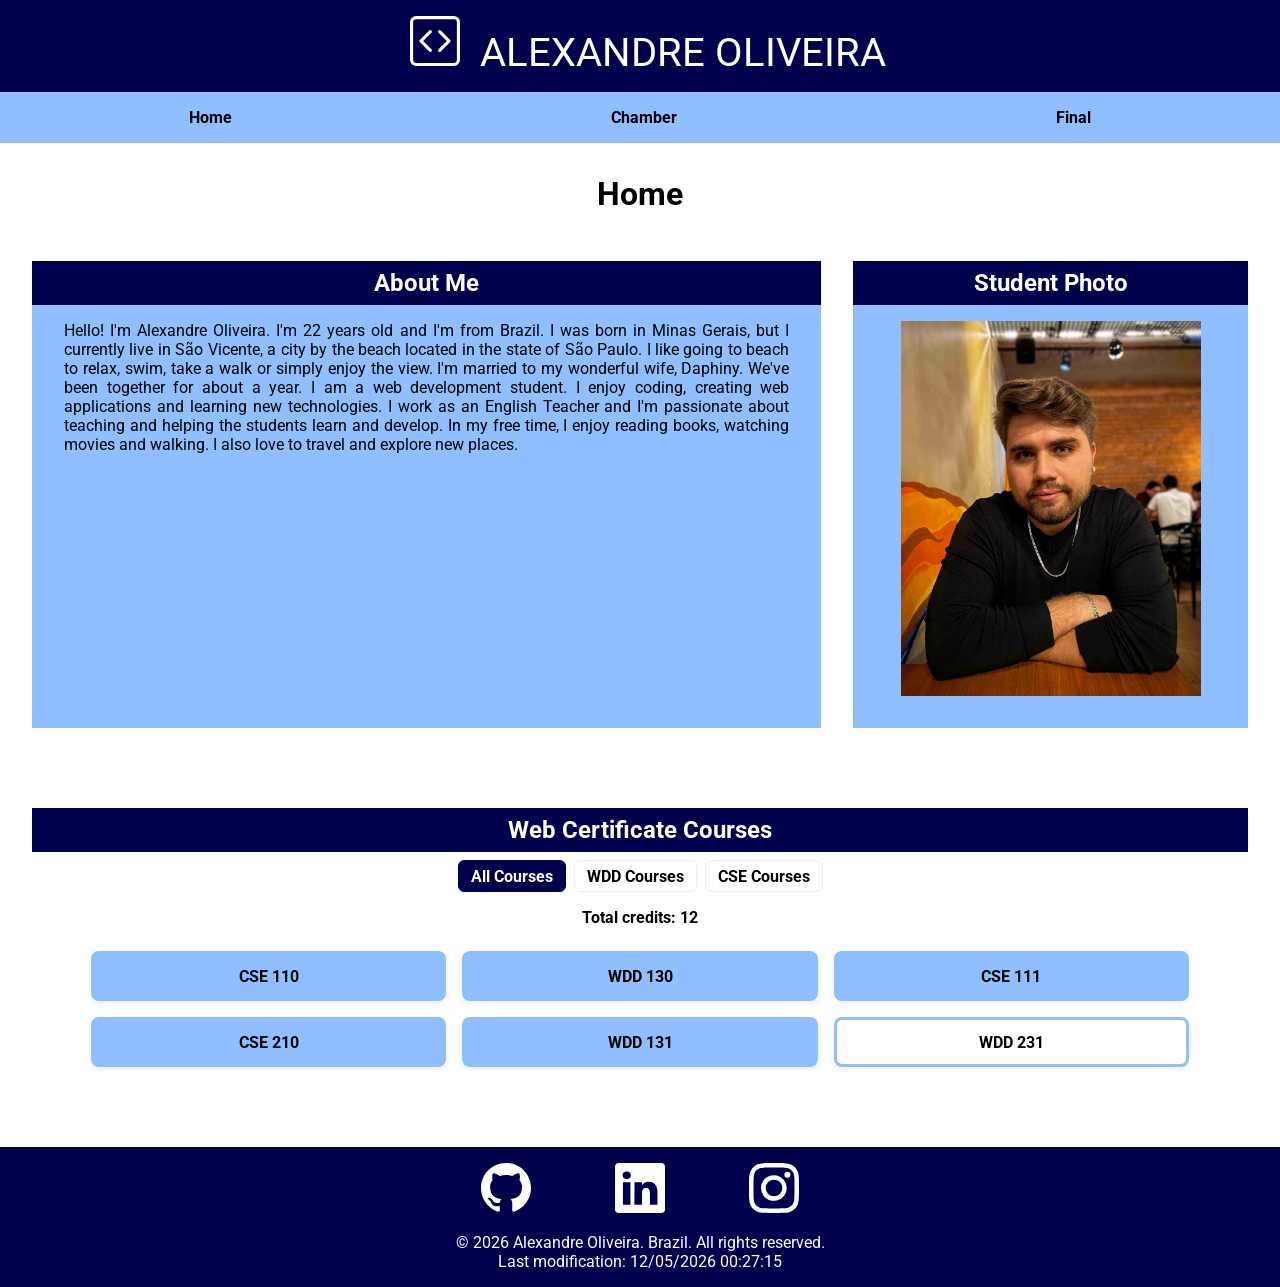
<file: index.html>
<!DOCTYPE html>
<html lang="en">
<head>
    <meta charset="UTF-8">
    <meta name="viewport" content="width=device-width, initial-scale=1.0">
    <title>Course Home Page</title>
    <meta name="description" content="A webpage about the Web Development course and the student Alexandre Oliveira.">
    <meta name="author" content="Alexandre Oliveira">

    <meta property="og:title" content="WDD 231 Course Home Page">
    <meta property="og:description" content="Access the homepage of the Web Development course and learn more about the student Alexandre Oliveira, his background, interests and web certificate courses.">
    <meta property="og:image" content="https://451.imgix.net/byui/public/files/5mewaFGDnfwRATh1tR2x/210514_Campus-DroneAerial_13.jpg">
    <meta property="og:url" content="https://alexandre1830.github.io/wdd231/">
    
    <link rel="stylesheet" href="styles/base.css">
    <link rel="stylesheet" href="styles/small.css">
    <link rel="stylesheet" href="styles/large.css">

    <script src="scripts/dates.js" defer></script>
    <script src="scripts/course.js" defer></script>
    <script src="scripts/navigation.js" defer></script>

    <link rel="icon" href="images/favicon.ico">

    <link rel="preconnect" href="https://fonts.googleapis.com">
    <link rel="preconnect" href="https://fonts.gstatic.com" crossorigin>
    <link href="https://fonts.googleapis.com/css2?family=Roboto:ital,wght@0,100..900;1,100..900&display=swap" rel="stylesheet">
</head>
<body>
    <header>
        <svg xmlns="http://www.w3.org/2000/svg" width="50" height="50" fill="currentColor" class="bi bi-code-square" viewBox="0 0 16 16" id="logo">
        <path d="M14 1a1 1 0 0 1 1 1v12a1 1 0 0 1-1 1H2a1 1 0 0 1-1-1V2a1 1 0 0 1 1-1zM2 0a2 2 0 0 0-2 2v12a2 2 0 0 0 2 2h12a2 2 0 0 0 2-2V2a2 2 0 0 0-2-2z"/>
        <path d="M6.854 4.646a.5.5 0 0 1 0 .708L4.207 8l2.647 2.646a.5.5 0 0 1-.708.708l-3-3a.5.5 0 0 1 0-.708l3-3a.5.5 0 0 1 .708 0m2.292 0a.5.5 0 0 0 0 .708L11.793 8l-2.647 2.646a.5.5 0 0 0 .708.708l3-3a.5.5 0 0 0 0-.708l-3-3a.5.5 0 0 0-.708 0"/>
        </svg>
        <span class="name">Alexandre Oliveira</span>

        <nav>
            <button class="hamburger-icon" aria-label="Toggle navigation" aria-expanded="false" type="button">
                <svg xmlns="http://www.w3.org/2000/svg" width="25" height="25" fill="currentColor" class="bi bi-list" viewBox="0 0 16 16">
                <path fill-rule="evenodd" d="M2.5 12a.5.5 0 0 1 .5-.5h10a.5.5 0 0 1 0 1H3a.5.5 0 0 1-.5-.5m0-4a.5.5 0 0 1 .5-.5h10a.5.5 0 0 1 0 1H3a.5.5 0 0 1-.5-.5m0-4a.5.5 0 0 1 .5-.5h10a.5.5 0 0 1 0 1H3a.5.5 0 0 1-.5-.5"/>
                </svg>
            </button>

            <ul class="nav-links">
                    <li><a href="index.html">Home</a></li>
                    <li><a href="chamber.html">Chamber</a></li>
                    <li><a href="final.html">Final</a></li>
            </ul>
        </nav>
    </header>

    <main>
        <h1>Home</h1>
        <div class="card-container">
            <section class="card" id="about-me-section">
                <h2>About Me</h2>
                <p> Hello! I'm Alexandre Oliveira. I'm 22 years old and I'm from Brazil. I was born in Minas Gerais, but I currently live in São Vicente,
                    a city by the beach located in the state of São Paulo. I like going to beach to relax, swim, take a walk or simply enjoy the view. 
                    I'm married to my wonderful wife, Daphiny. We've been together for about a year. 
                    I am a web development student. I enjoy coding, creating web applications and learning new technologies.
                    I work as an English Teacher and I'm passionate about teaching and helping the students learn and develop.
                    In my free time, I enjoy reading books, watching movies and walking. I also love to travel and explore new places.
                </p>
            </section>

            <section class="card" id="photo-section">
                <h2>Student Photo</h2>
                <img src="images/profile.jpg" alt="Photo of Alexandre Oliveira">
            </section>

            <section class="card" id="web-certificates-section">
                <h2>Web Certificate Courses</h2>
                <div id="course-filters" class="course-filters">
                    <button type="button" class="filter-btn active" data-subject="ALL">All Courses</button>
                    <button type="button" class="filter-btn" data-subject="WDD">WDD Courses</button>
                    <button type="button" class="filter-btn" data-subject="CSE">CSE Courses</button>
                </div>

                <div id="credits-summary" class="credits-summary" aria-live="polite">Total credits: <span id="credits-count"></span></div>

                <div id="web-certificates-list" aria-live="polite"></div>
            </section>
        </div>
    </main>

    <footer>
        <ul>
            <li>
                <a href="https://github.com/alexandre1830" target="_blank" rel="noopener noreferrer" class="social-media-link">
                    <svg xmlns="http://www.w3.org/2000/svg" width="50" height="50" fill="currentColor" class="bi bi-github" viewBox="0 0 16 16">
                    <path d="M8 0C3.58 0 0 3.58 0 8c0 3.54 2.29 6.53 5.47 7.59.4.07.55-.17.55-.38 0-.19-.01-.82-.01-1.49-2.01.37-2.53-.49-2.69-.94-.09-.23-.48-.94-.82-1.13-.28-.15-.68-.52-.01-.53.63-.01 1.08.58 1.23.82.72 1.21 1.87.87 2.33.66.07-.52.28-.87.51-1.07-1.78-.2-3.64-.89-3.64-3.95 0-.87.31-1.59.82-2.15-.08-.2-.36-1.02.08-2.12 0 0 .67-.21 2.2.82.64-.18 1.32-.27 2-.27s1.36.09 2 .27c1.53-1.04 2.2-.82 2.2-.82.44 1.1.16 1.92.08 2.12.51.56.82 1.27.82 2.15 0 3.07-1.87 3.75-3.65 3.95.29.25.54.73.54 1.48 0 1.07-.01 1.93-.01 2.2 0 .21.15.46.55.38A8.01 8.01 0 0 0 16 8c0-4.42-3.58-8-8-8"/>
                    </svg>
                </a>
                <a href="https://www.linkedin.com/in/alexandre-oliveira-souza-470878344" target="_blank" rel="noopener noreferrer" class="social-media-link">
                    <svg xmlns="http://www.w3.org/2000/svg" width="50" height="50" fill="currentColor" class="bi bi-linkedin" viewBox="0 0 16 16">
                    <path d="M0 1.146C0 .513.526 0 1.175 0h13.65C15.474 0 16 .513 16 1.146v13.708c0 .633-.526 1.146-1.175 1.146H1.175C.526 16 0 15.487 0 14.854zm4.943 12.248V6.169H2.542v7.225zm-1.2-8.212c.837 0 1.358-.554 1.358-1.248-.015-.709-.52-1.248-1.342-1.248S2.4 3.226 2.4 3.934c0 .694.521 1.248 1.327 1.248zm4.908 8.212V9.359c0-.216.016-.432.08-.586.173-.431.568-.878 1.232-.878.869 0 1.216.662 1.216 1.634v3.865h2.401V9.25c0-2.22-1.184-3.252-2.764-3.252-1.274 0-1.845.7-2.165 1.193v.025h-.016l.016-.025V6.169h-2.4c.03.678 0 7.225 0 7.225z"/>
                    </svg>
                </a>
                <a href="https://www.instagram.com/heyteacher.alexandre?utm_source=qr&igsh=MWIxeWFmdmoyZ3d4OQ==" target="_blank" rel="noopener noreferrer" class="social-media-link">
                    <svg xmlns="http://www.w3.org/2000/svg" width="50" height="50" fill="currentColor" class="bi bi-instagram" viewBox="0 0 16 16">
                    <path d="M8 0C5.829 0 5.556.01 4.703.048 3.85.088 3.269.222 2.76.42a3.9 3.9 0 0 0-1.417.923A3.9 3.9 0 0 0 .42 2.76C.222 3.268.087 3.85.048 4.7.01 5.555 0 5.827 0 8.001c0 2.172.01 2.444.048 3.297.04.852.174 1.433.372 1.942.205.526.478.972.923 1.417.444.445.89.719 1.416.923.51.198 1.09.333 1.942.372C5.555 15.99 5.827 16 8 16s2.444-.01 3.298-.048c.851-.04 1.434-.174 1.943-.372a3.9 3.9 0 0 0 1.416-.923c.445-.445.718-.891.923-1.417.197-.509.332-1.09.372-1.942C15.99 10.445 16 10.173 16 8s-.01-2.445-.048-3.299c-.04-.851-.175-1.433-.372-1.941a3.9 3.9 0 0 0-.923-1.417A3.9 3.9 0 0 0 13.24.42c-.51-.198-1.092-.333-1.943-.372C10.443.01 10.172 0 7.998 0zm-.717 1.442h.718c2.136 0 2.389.007 3.232.046.78.035 1.204.166 1.486.275.373.145.64.319.92.599s.453.546.598.92c.11.281.24.705.275 1.485.039.843.047 1.096.047 3.231s-.008 2.389-.047 3.232c-.035.78-.166 1.203-.275 1.485a2.5 2.5 0 0 1-.599.919c-.28.28-.546.453-.92.598-.28.11-.704.24-1.485.276-.843.038-1.096.047-3.232.047s-2.39-.009-3.233-.047c-.78-.036-1.203-.166-1.485-.276a2.5 2.5 0 0 1-.92-.598 2.5 2.5 0 0 1-.6-.92c-.109-.281-.24-.705-.275-1.485-.038-.843-.046-1.096-.046-3.233s.008-2.388.046-3.231c.036-.78.166-1.204.276-1.486.145-.373.319-.64.599-.92s.546-.453.92-.598c.282-.11.705-.24 1.485-.276.738-.034 1.024-.044 2.515-.045zm4.988 1.328a.96.96 0 1 0 0 1.92.96.96 0 0 0 0-1.92m-4.27 1.122a4.109 4.109 0 1 0 0 8.217 4.109 4.109 0 0 0 0-8.217m0 1.441a2.667 2.667 0 1 1 0 5.334 2.667 2.667 0 0 1 0-5.334"/>
                    </svg>
                </a>
            </li>
        </ul>
        <p>© <span id="current-year"></span> Alexandre Oliveira. Brazil. All rights reserved.</p>
        <p>Last modification: <span id="last-modified"></span></p>
    </footer>  
</body>
</html>
</file>
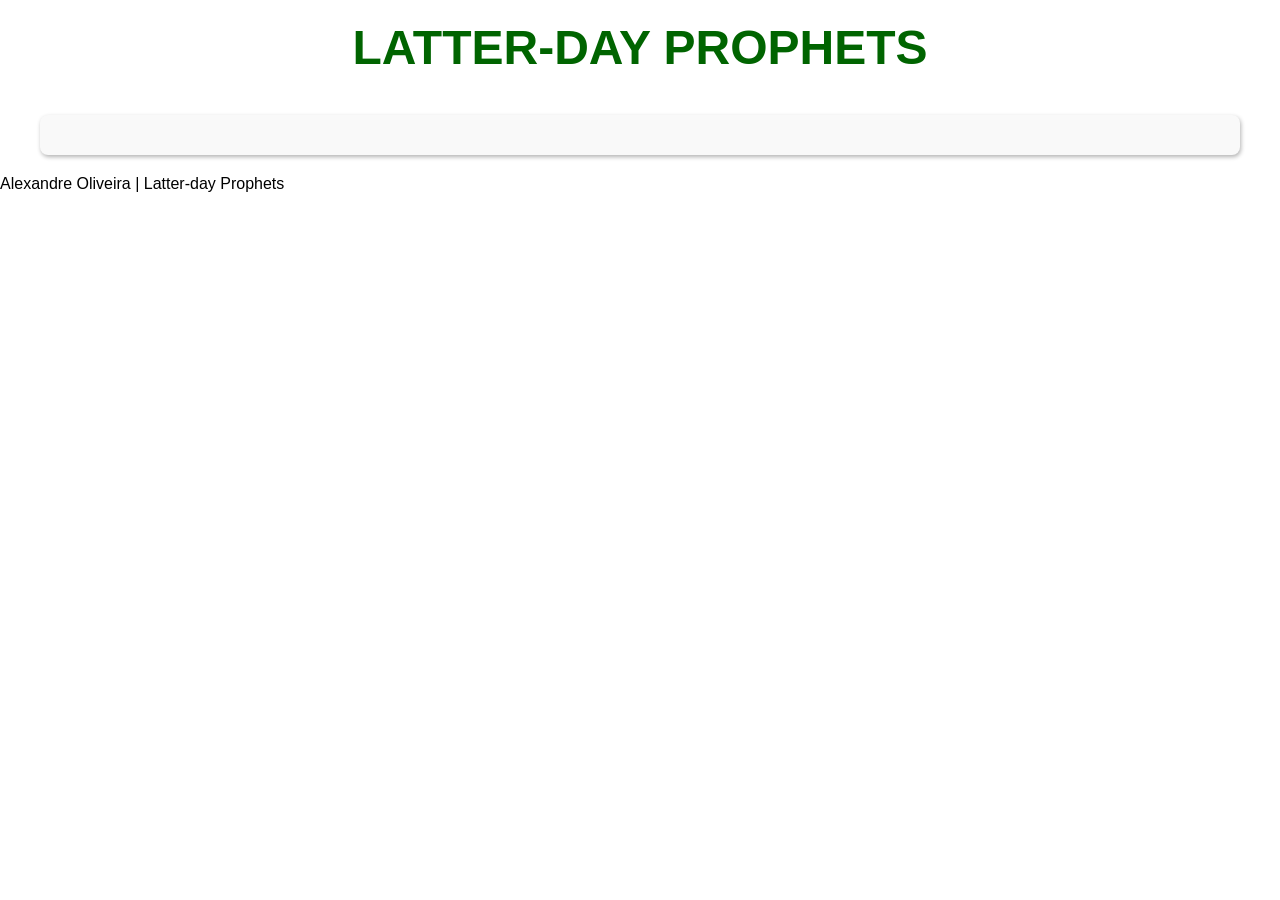
<file: prophets.html>
<!DOCTYPE html>
<html lang="en">
<head>
    <meta charset="UTF-8">
    <meta name="viewport" content="width=device-width, initial-scale=1.0">
    <title>Latter-day Prophets</title>
    <meta name="description" content="Learn about the prophets of The Church of Jesus Christ of Latter-day Saints, including their teachings and contributions to the faith.">
    <meta name="author" content="Alexandre Oliveira">

    <link rel="stylesheet" href="styles/prophets.css">
    <script src="scripts/prophets.js" defer></script>
</head>
<body>
    <header>
        <h1>Latter-day Prophets</h1>
    </header>
    <main>
        <div id="cards"></div>
    </main>
    <footer>
        Alexandre Oliveira | Latter-day Prophets
    </footer>  
</body>
</html>
</file>
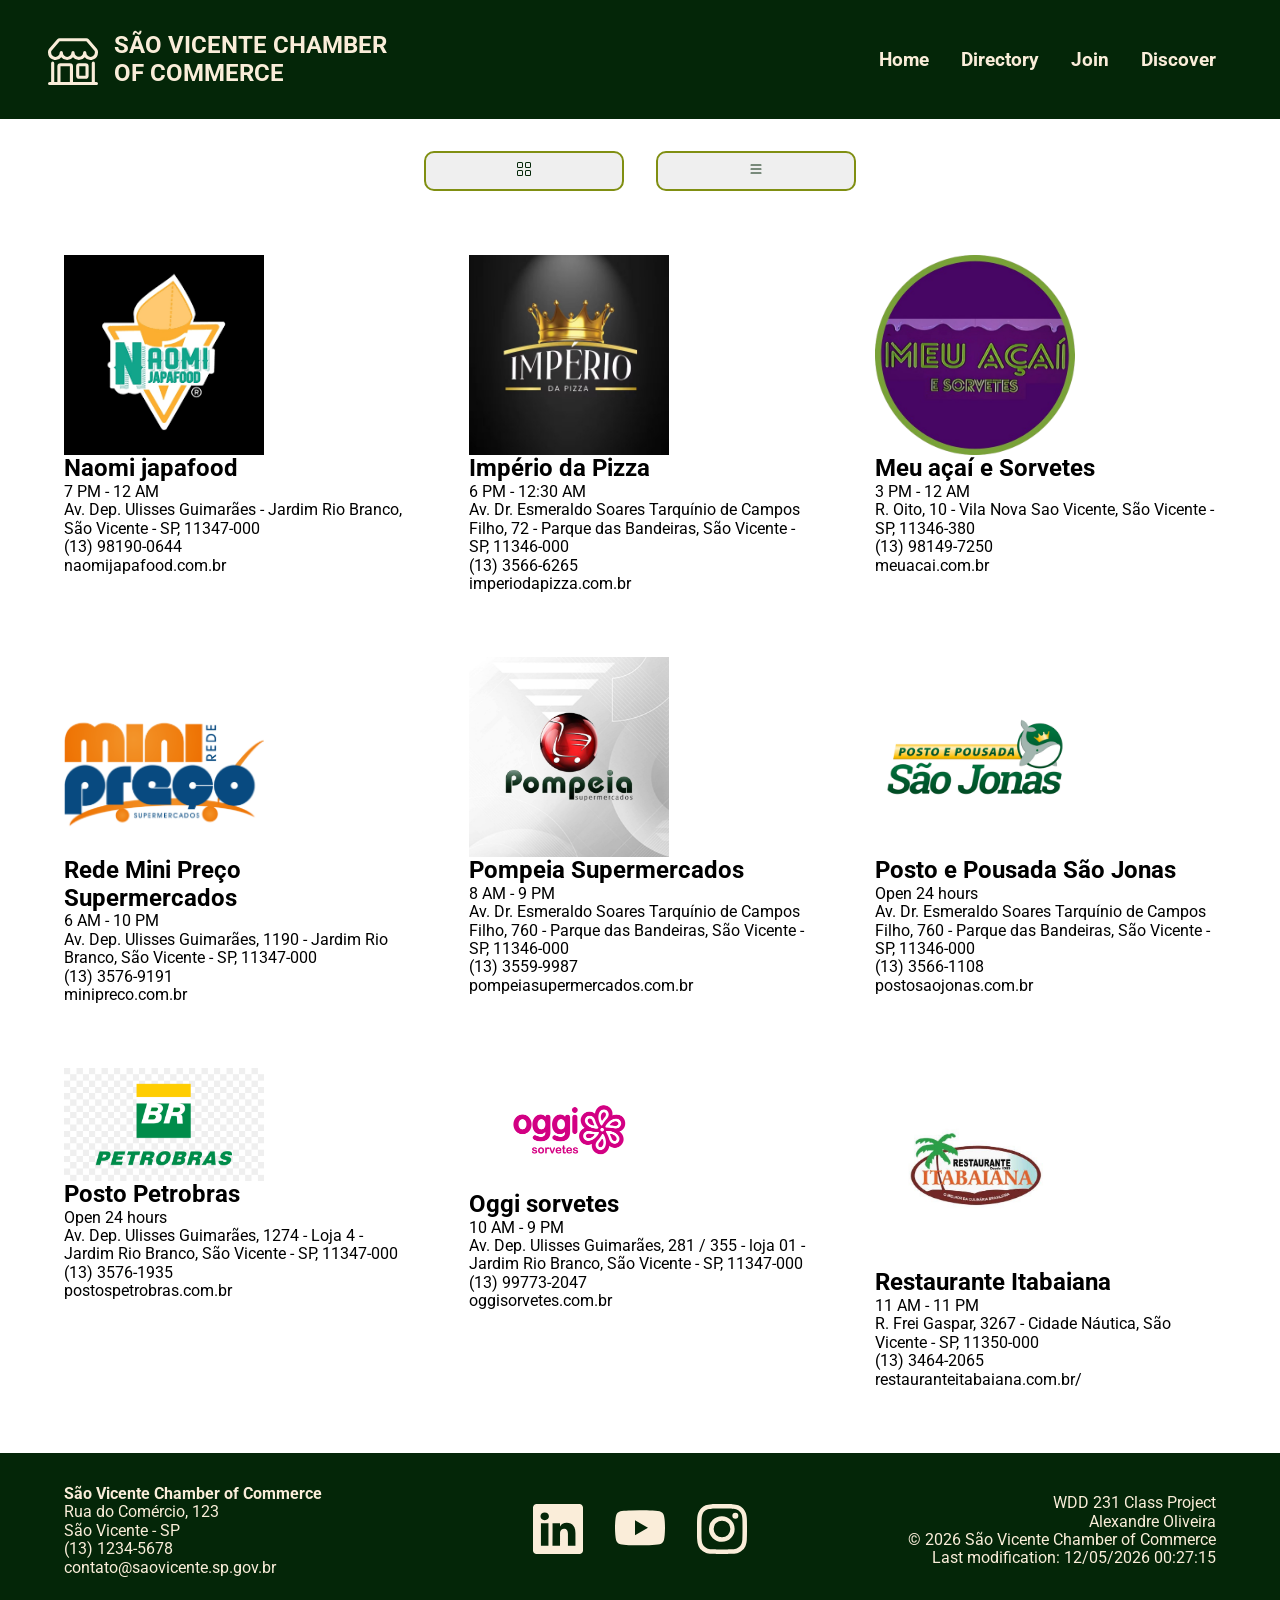
<file: chamber/directory.html>
<!DOCTYPE html>
<html lang="en">
<head>
    <meta charset="UTF-8">
    <meta name="viewport" content="width=device-width, initial-scale=1.0">
    <title>Directory</title>
    <meta name="description" content="A webpage about the Chamber of Commerce in São Vicente, Brazil.">
    <meta name="author" content="Alexandre Oliveira">

    <meta property="og:title" content="Chamber of Commerce in São Vicente, Brazil">
    <meta property="og:description" content="Learn more about the Chamber of Commerce in São Vicente, Brazil, its history, mission and services.">
    <meta property="og:image" content="https://www.saovicente.sp.gov.br/informacao/novos-pontos-turisticos-valorizam-belezas-naturais-da-cidade-e-turismo-cresce-em-50-nos-ultimos-5-anos/@@images/image">
    <meta property="og:url" content="https://alexandre1830.github.io/wdd231/chamber.html">

    <link rel="icon" href="images/favicon-2.ico">

    <link rel="stylesheet" href="styles/normalize.css">
    <link rel="stylesheet" href="styles/chamber-small.css">
    <link rel="stylesheet" href="styles/chamber-large.css">

    <script src="scripts/dates.js" defer></script>
    <script src="scripts/navigation.js" defer></script>
    <script src="scripts/members.js" defer></script>

    <link rel="preconnect" href="https://fonts.googleapis.com">
    <link rel="preconnect" href="https://fonts.gstatic.com" crossorigin>
    <link href="https://fonts.googleapis.com/css2?family=Roboto:ital,wght@0,100..900;1,100..900&display=swap" rel="stylesheet">
</head>
<body>
    <header>
        
        <div id="logo-and-title">
            <svg xmlns="http://www.w3.org/2000/svg" width="50" height="50" fill="currentColor" class="bi bi-shop" viewBox="0 0 16 16" id="logo">
            <path d="M2.97 1.35A1 1 0 0 1 3.73 1h8.54a1 1 0 0 1 .76.35l2.609 3.044A1.5 1.5 0 0 1 16 5.37v.255a2.375 2.375 0 0 1-4.25 1.458A2.37 2.37 0 0 1 9.875 8 2.37 2.37 0 0 1 8 7.083 2.37 2.37 0 0 1 6.125 8a2.37 2.37 0 0 1-1.875-.917A2.375 2.375 0 0 1 0 5.625V5.37a1.5 1.5 0 0 1 .361-.976zm1.78 4.275a1.375 1.375 0 0 0 2.75 0 .5.5 0 0 1 1 0 1.375 1.375 0 0 0 2.75 0 .5.5 0 0 1 1 0 1.375 1.375 0 1 0 2.75 0V5.37a.5.5 0 0 0-.12-.325L12.27 2H3.73L1.12 5.045A.5.5 0 0 0 1 5.37v.255a1.375 1.375 0 0 0 2.75 0 .5.5 0 0 1 1 0M1.5 8.5A.5.5 0 0 1 2 9v6h1v-5a1 1 0 0 1 1-1h3a1 1 0 0 1 1 1v5h6V9a.5.5 0 0 1 1 0v6h.5a.5.5 0 0 1 0 1H.5a.5.5 0 0 1 0-1H1V9a.5.5 0 0 1 .5-.5M4 15h3v-5H4zm5-5a1 1 0 0 1 1-1h2a1 1 0 0 1 1 1v3a1 1 0 0 1-1 1h-2a1 1 0 0 1-1-1zm3 0h-2v3h2z"/>
            </svg>
            <h1>São Vicente Chamber of Commerce</h1>
        </div>

        <nav>
            <button class="hamburger-icon" aria-label="Toggle navigation" aria-expanded="false" type="button">
                <svg xmlns="http://www.w3.org/2000/svg" width="50" height="50" fill="currentColor" class="bi bi-list" viewBox="0 0 16 16">
                <path fill-rule="evenodd" d="M2.5 12a.5.5 0 0 1 .5-.5h10a.5.5 0 0 1 0 1H3a.5.5 0 0 1-.5-.5m0-4a.5.5 0 0 1 .5-.5h10a.5.5 0 0 1 0 1H3a.5.5 0 0 1-.5-.5m0-4a.5.5 0 0 1 .5-.5h10a.5.5 0 0 1 0 1H3a.5.5 0 0 1-.5-.5"/>
                </svg>
            </button>

            <ul class="nav-links">
                    <li><a href="index.html">Home</a></li>
                    <li><a href="directory.html">Directory</a></li>
                    <li><a href="join.html">Join</a></li>
                    <li><a href="discover.html">Discover</a></li>
            </ul>
        </nav>
    </header>
    <main>
        <div class="menu">
            <button id="grid">
                <svg xmlns="http://www.w3.org/2000/svg" width="16" height="16" fill="currentColor" class="bi bi-grid" viewBox="0 0 16 16">
                <path d="M1 2.5A1.5 1.5 0 0 1 2.5 1h3A1.5 1.5 0 0 1 7 2.5v3A1.5 1.5 0 0 1 5.5 7h-3A1.5 1.5 0 0 1 1 5.5zM2.5 2a.5.5 0 0 0-.5.5v3a.5.5 0 0 0 .5.5h3a.5.5 0 0 0 .5-.5v-3a.5.5 0 0 0-.5-.5zm6.5.5A1.5 1.5 0 0 1 10.5 1h3A1.5 1.5 0 0 1 15 2.5v3A1.5 1.5 0 0 1 13.5 7h-3A1.5 1.5 0 0 1 9 5.5zm1.5-.5a.5.5 0 0 0-.5.5v3a.5.5 0 0 0 .5.5h3a.5.5 0 0 0 .5-.5v-3a.5.5 0 0 0-.5-.5zM1 10.5A1.5 1.5 0 0 1 2.5 9h3A1.5 1.5 0 0 1 7 10.5v3A1.5 1.5 0 0 1 5.5 15h-3A1.5 1.5 0 0 1 1 13.5zm1.5-.5a.5.5 0 0 0-.5.5v3a.5.5 0 0 0 .5.5h3a.5.5 0 0 0 .5-.5v-3a.5.5 0 0 0-.5-.5zm6.5.5A1.5 1.5 0 0 1 10.5 9h3a1.5 1.5 0 0 1 1.5 1.5v3a1.5 1.5 0 0 1-1.5 1.5h-3A1.5 1.5 0 0 1 9 13.5zm1.5-.5a.5.5 0 0 0-.5.5v3a.5.5 0 0 0 .5.5h3a.5.5 0 0 0 .5-.5v-3a.5.5 0 0 0-.5-.5z"/>
                </svg>
            </button>
            <button id="list">
                <svg xmlns="http://www.w3.org/2000/svg" width="16" height="16" fill="currentColor" class="bi bi-list" viewBox="0 0 16 16">
                <path fill-rule="evenodd" d="M2.5 12a.5.5 0 0 1 .5-.5h10a.5.5 0 0 1 0 1H3a.5.5 0 0 1-.5-.5m0-4a.5.5 0 0 1 .5-.5h10a.5.5 0 0 1 0 1H3a.5.5 0 0 1-.5-.5m0-4a.5.5 0 0 1 .5-.5h10a.5.5 0 0 1 0 1H3a.5.5 0 0 1-.5-.5"/>
                </svg>
            </button>
	    </div>

        <article class="grid">
            <div id="cards"></div>
        </article>
    </main>
    <footer>
        <div class="footer-section" id="contact-info">
            <p><b>São Vicente Chamber of Commerce</b></p>
            <p>Rua do Comércio, 123</p>
            <p>São Vicente - SP</p>
            <p>(13) 1234-5678</p>
            <p>contato@saovicente.sp.gov.br</p>
        </div>

        <ul class="footer-section" id="social-media">
            <li>
                <a href="https://www.linkedin.com/in/alexandre-oliveira-souza-470878344" target="_blank" rel="noopener noreferrer" class="social-media-link">
                    <svg xmlns="http://www.w3.org/2000/svg" width="50" height="50" fill="currentColor" class="bi bi-linkedin" viewBox="0 0 16 16">
                    <path d="M0 1.146C0 .513.526 0 1.175 0h13.65C15.474 0 16 .513 16 1.146v13.708c0 .633-.526 1.146-1.175 1.146H1.175C.526 16 0 15.487 0 14.854zm4.943 12.248V6.169H2.542v7.225zm-1.2-8.212c.837 0 1.358-.554 1.358-1.248-.015-.709-.52-1.248-1.342-1.248S2.4 3.226 2.4 3.934c0 .694.521 1.248 1.327 1.248zm4.908 8.212V9.359c0-.216.016-.432.08-.586.173-.431.568-.878 1.232-.878.869 0 1.216.662 1.216 1.634v3.865h2.401V9.25c0-2.22-1.184-3.252-2.764-3.252-1.274 0-1.845.7-2.165 1.193v.025h-.016l.016-.025V6.169h-2.4c.03.678 0 7.225 0 7.225z"/>
                    </svg>
                </a>
                                <a href="https://youtube.com" target="_blank" rel="noopener noreferrer" class="social-media-link">
                    <svg xmlns="http://www.w3.org/2000/svg" width="50" height="50" fill="currentColor" class="bi bi-youtube" viewBox="0 0 16 16">
                    <path d="M8.051 1.999h.089c.822.003 4.987.033 6.11.335a2.01 2.01 0 0 1 1.415 1.42c.101.38.172.883.22 1.402l.01.104.022.26.008.104c.065.914.073 1.77.074 1.957v.075c-.001.194-.01 1.108-.082 2.06l-.008.105-.009.104c-.05.572-.124 1.14-.235 1.558a2.01 2.01 0 0 1-1.415 1.42c-1.16.312-5.569.334-6.18.335h-.142c-.309 0-1.587-.006-2.927-.052l-.17-.006-.087-.004-.171-.007-.171-.007c-1.11-.049-2.167-.128-2.654-.26a2.01 2.01 0 0 1-1.415-1.419c-.111-.417-.185-.986-.235-1.558L.09 9.82l-.008-.104A31 31 0 0 1 0 7.68v-.123c.002-.215.01-.958.064-1.778l.007-.103.003-.052.008-.104.022-.26.01-.104c.048-.519.119-1.023.22-1.402a2.01 2.01 0 0 1 1.415-1.42c.487-.13 1.544-.21 2.654-.26l.17-.007.172-.006.086-.003.171-.007A100 100 0 0 1 7.858 2zM6.4 5.209v4.818l4.157-2.408z"/>
                    </svg>
                </a>
                <a href="https://www.instagram.com" target="_blank" rel="noopener noreferrer" class="social-media-link">
                    <svg xmlns="http://www.w3.org/2000/svg" width="50" height="50" fill="currentColor" class="bi bi-instagram" viewBox="0 0 16 16">
                    <path d="M8 0C5.829 0 5.556.01 4.703.048 3.85.088 3.269.222 2.76.42a3.9 3.9 0 0 0-1.417.923A3.9 3.9 0 0 0 .42 2.76C.222 3.268.087 3.85.048 4.7.01 5.555 0 5.827 0 8.001c0 2.172.01 2.444.048 3.297.04.852.174 1.433.372 1.942.205.526.478.972.923 1.417.444.445.89.719 1.416.923.51.198 1.09.333 1.942.372C5.555 15.99 5.827 16 8 16s2.444-.01 3.298-.048c.851-.04 1.434-.174 1.943-.372a3.9 3.9 0 0 0 1.416-.923c.445-.445.718-.891.923-1.417.197-.509.332-1.09.372-1.942C15.99 10.445 16 10.173 16 8s-.01-2.445-.048-3.299c-.04-.851-.175-1.433-.372-1.941a3.9 3.9 0 0 0-.923-1.417A3.9 3.9 0 0 0 13.24.42c-.51-.198-1.092-.333-1.943-.372C10.443.01 10.172 0 7.998 0zm-.717 1.442h.718c2.136 0 2.389.007 3.232.046.78.035 1.204.166 1.486.275.373.145.64.319.92.599s.453.546.598.92c.11.281.24.705.275 1.485.039.843.047 1.096.047 3.231s-.008 2.389-.047 3.232c-.035.78-.166 1.203-.275 1.485a2.5 2.5 0 0 1-.599.919c-.28.28-.546.453-.92.598-.28.11-.704.24-1.485.276-.843.038-1.096.047-3.232.047s-2.39-.009-3.233-.047c-.78-.036-1.203-.166-1.485-.276a2.5 2.5 0 0 1-.92-.598 2.5 2.5 0 0 1-.6-.92c-.109-.281-.24-.705-.275-1.485-.038-.843-.046-1.096-.046-3.233s.008-2.388.046-3.231c.036-.78.166-1.204.276-1.486.145-.373.319-.64.599-.92s.546-.453.92-.598c.282-.11.705-.24 1.485-.276.738-.034 1.024-.044 2.515-.045zm4.988 1.328a.96.96 0 1 0 0 1.92.96.96 0 0 0 0-1.92m-4.27 1.122a4.109 4.109 0 1 0 0 8.217 4.109 4.109 0 0 0 0-8.217m0 1.441a2.667 2.667 0 1 1 0 5.334 2.667 2.667 0 0 1 0-5.334"/>
                    </svg>
                </a>
            </li>
        </ul>
        <div class="footer-section" id="footer-info">
            <p>WDD 231 Class Project</p>
            <p>Alexandre Oliveira</p>
            <p>© <span id="current-year"></span> São Vicente Chamber of Commerce</p>
            <p>Last modification: <span id="last-modified"></span></p>
        </div>
    </footer>
</body>
</html>
</file>
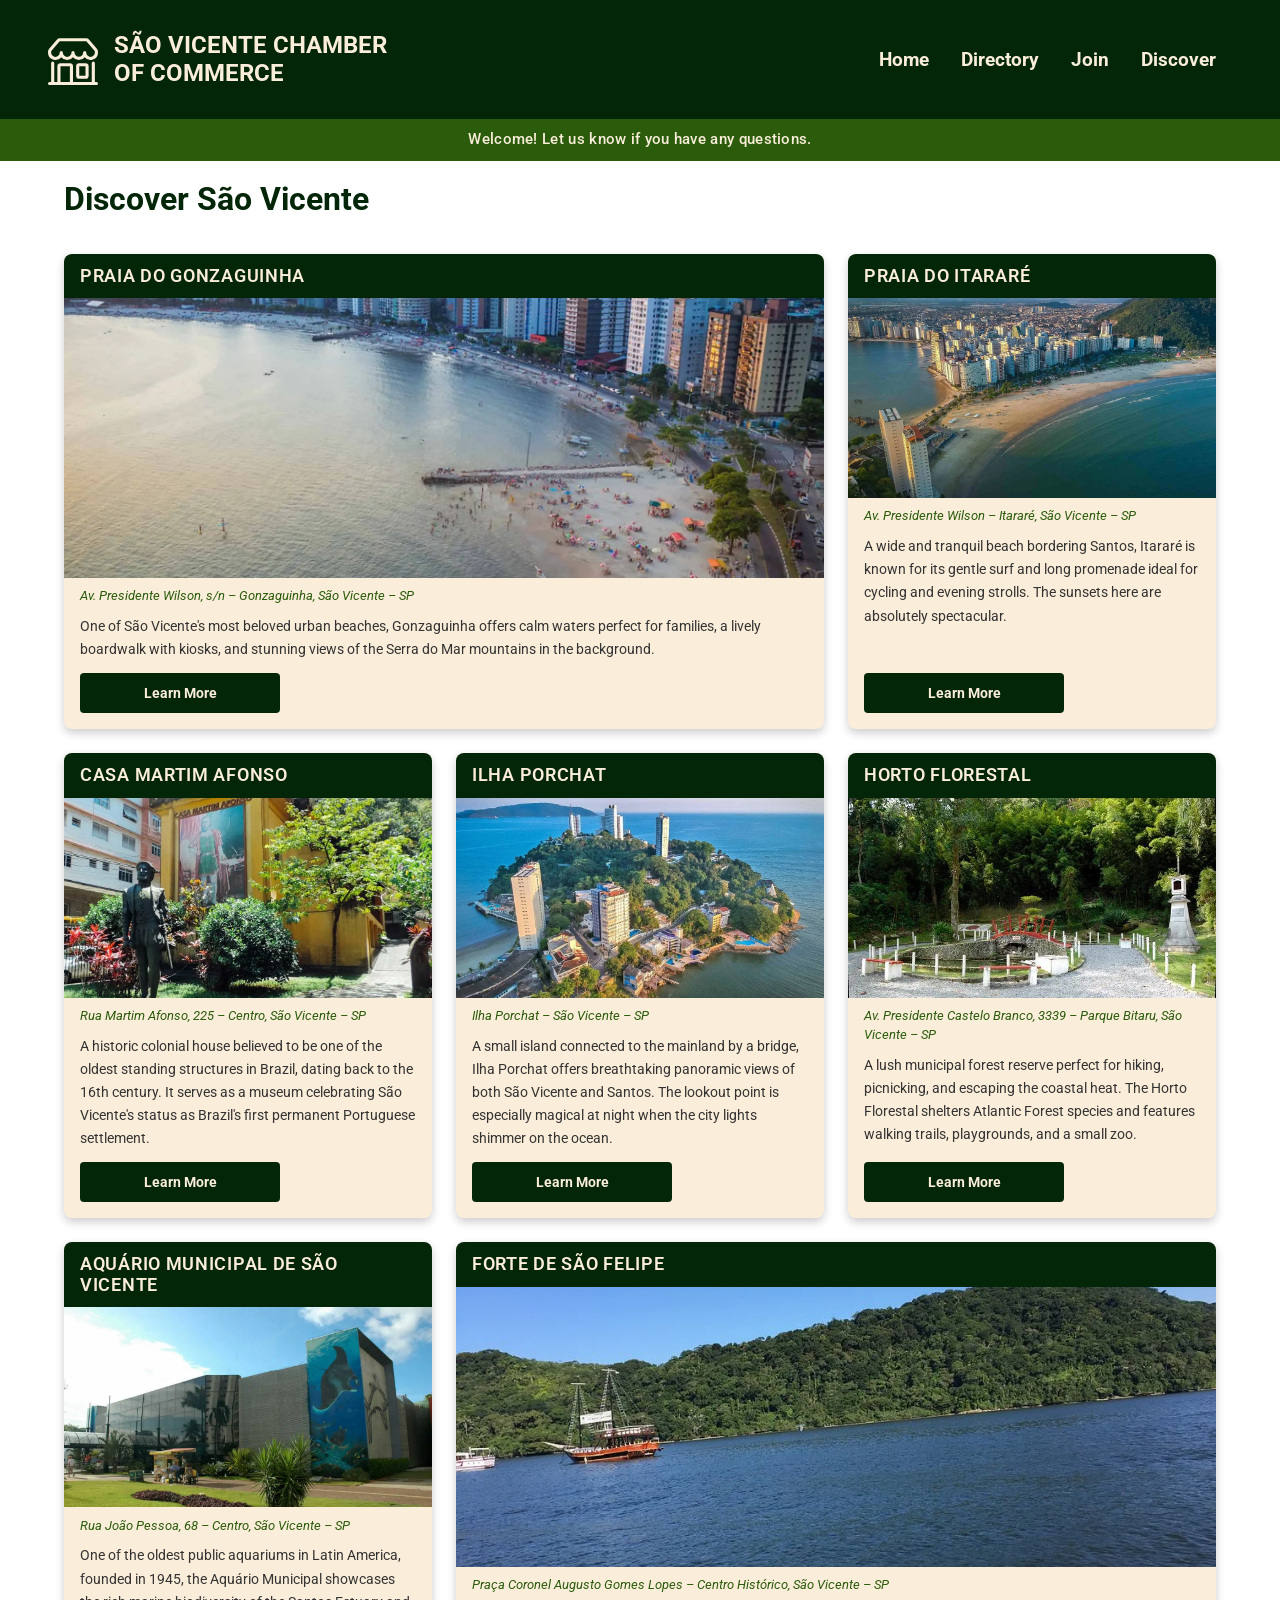
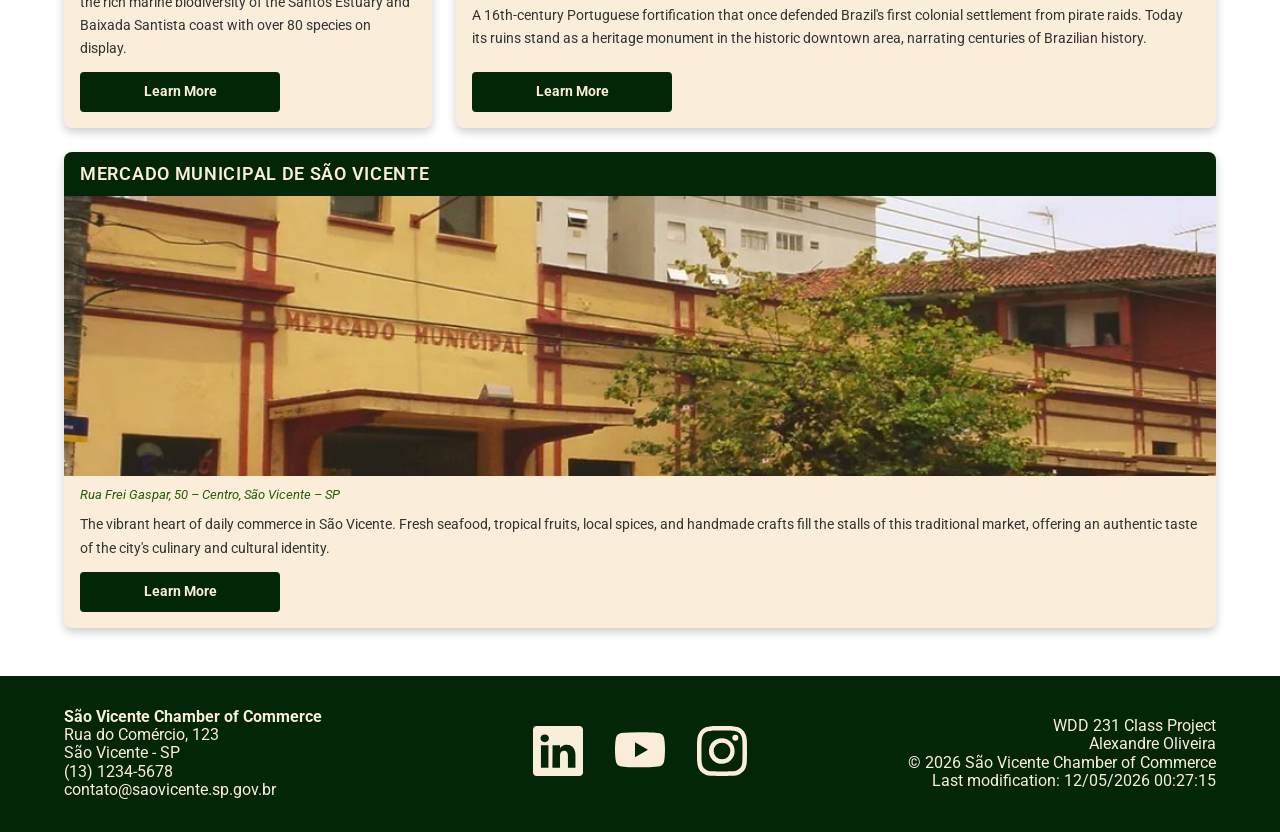
<file: chamber/discover.html>
<!DOCTYPE html>
<html lang="en">
<head>
    <meta charset="UTF-8">
    <meta name="viewport" content="width=device-width, initial-scale=1.0">
    <title>Discover – São Vicente Chamber of Commerce</title>
    <meta name="description" content="Discover the best attractions, landmarks, and points of interest in São Vicente, Brazil.">
    <meta name="author" content="Alexandre Oliveira">

    <meta property="og:title" content="Discover São Vicente – Chamber of Commerce">
    <meta property="og:description" content="Explore top attractions, historic sites, beaches, and cultural spots in São Vicente, Brazil.">
    <meta property="og:image" content="images/sao-vicente.jpg">
    <meta property="og:url" content="https://alexandre1830.github.io/wdd231/discover.html">

    <link rel="icon" href="images/favicon-2.ico">

    <link rel="stylesheet" href="styles/normalize.css">
    <link rel="stylesheet" href="styles/chamber-small.css">
    <link rel="stylesheet" href="styles/chamber-large.css">

    <script src="scripts/dates.js" defer></script>
    <script src="scripts/navigation.js" defer></script>
    <script type="module" src="scripts/discover.js"></script>

    <link rel="preconnect" href="https://fonts.googleapis.com">
    <link rel="preconnect" href="https://fonts.gstatic.com" crossorigin>
    <link href="https://fonts.googleapis.com/css2?family=Roboto:ital,wght@0,100..900;1,100..900&display=swap" rel="stylesheet">
</head>
<body>
    <header>
        <div id="logo-and-title">
            <svg xmlns="http://www.w3.org/2000/svg" width="50" height="50" fill="currentColor" class="bi bi-shop" viewBox="0 0 16 16" id="logo">
            <path d="M2.97 1.35A1 1 0 0 1 3.73 1h8.54a1 1 0 0 1 .76.35l2.609 3.044A1.5 1.5 0 0 1 16 5.37v.255a2.375 2.375 0 0 1-4.25 1.458A2.37 2.37 0 0 1 9.875 8 2.37 2.37 0 0 1 8 7.083 2.37 2.37 0 0 1 6.125 8a2.37 2.37 0 0 1-1.875-.917A2.375 2.375 0 0 1 0 5.625V5.37a1.5 1.5 0 0 1 .361-.976zm1.78 4.275a1.375 1.375 0 0 0 2.75 0 .5.5 0 0 1 1 0 1.375 1.375 0 0 0 2.75 0 .5.5 0 0 1 1 0 1.375 1.375 0 1 0 2.75 0V5.37a.5.5 0 0 0-.12-.325L12.27 2H3.73L1.12 5.045A.5.5 0 0 0 1 5.37v.255a1.375 1.375 0 0 0 2.75 0 .5.5 0 0 1 1 0M1.5 8.5A.5.5 0 0 1 2 9v6h1v-5a1 1 0 0 1 1-1h3a1 1 0 0 1 1 1v5h6V9a.5.5 0 0 1 1 0v6h.5a.5.5 0 0 1 0 1H.5a.5.5 0 0 1 0-1H1V9a.5.5 0 0 1 .5-.5M4 15h3v-5H4zm5-5a1 1 0 0 1 1-1h2a1 1 0 0 1 1 1v3a1 1 0 0 1-1 1h-2a1 1 0 0 1-1-1zm3 0h-2v3h2z"/>
            </svg>
            <h1>São Vicente Chamber of Commerce</h1>
        </div>

        <nav>
            <button class="hamburger-icon" aria-label="Toggle navigation" aria-expanded="false" type="button">
                <svg xmlns="http://www.w3.org/2000/svg" width="50" height="50" fill="currentColor" class="bi bi-list" viewBox="0 0 16 16">
                <path fill-rule="evenodd" d="M2.5 12a.5.5 0 0 1 .5-.5h10a.5.5 0 0 1 0 1H3a.5.5 0 0 1-.5-.5m0-4a.5.5 0 0 1 .5-.5h10a.5.5 0 0 1 0 1H3a.5.5 0 0 1-.5-.5m0-4a.5.5 0 0 1 .5-.5h10a.5.5 0 0 1 0 1H3a.5.5 0 0 1-.5-.5"/>
                </svg>
            </button>

            <ul class="nav-links">
                <li><a href="index.html">Home</a></li>
                <li><a href="directory.html">Directory</a></li>
                <li><a href="join.html">Join</a></li>
                <li><a href="discover.html" aria-current="page">Discover</a></li>
            </ul>
        </nav>
    </header>

    <main>
        <div class="visit-banner" role="status" aria-live="polite">
            <p id="visit-message"></p>
        </div>

        <h2 class="discover-heading">Discover São Vicente</h2>

        <div class="discover-grid" id="discover-grid" aria-label="Points of interest in São Vicente"></div>
    </main>

    <footer>
        <div class="footer-section" id="contact-info">
            <p><b>São Vicente Chamber of Commerce</b></p>
            <p>Rua do Comércio, 123</p>
            <p>São Vicente - SP</p>
            <p>(13) 1234-5678</p>
            <p>contato@saovicente.sp.gov.br</p>
        </div>

        <ul class="footer-section" id="social-media">
            <li>
                <a href="https://www.linkedin.com/in/alexandre-oliveira-souza-470878344" target="_blank" rel="noopener noreferrer" class="social-media-link">
                    <svg xmlns="http://www.w3.org/2000/svg" width="50" height="50" fill="currentColor" class="bi bi-linkedin" viewBox="0 0 16 16">
                    <path d="M0 1.146C0 .513.526 0 1.175 0h13.65C15.474 0 16 .513 16 1.146v13.708c0 .633-.526 1.146-1.175 1.146H1.175C.526 16 0 15.487 0 14.854zm4.943 12.248V6.169H2.542v7.225zm-1.2-8.212c.837 0 1.358-.554 1.358-1.248-.015-.709-.52-1.248-1.342-1.248S2.4 3.226 2.4 3.934c0 .694.521 1.248 1.327 1.248zm4.908 8.212V9.359c0-.216.016-.432.08-.586.173-.431.568-.878 1.232-.878.869 0 1.216.662 1.216 1.634v3.865h2.401V9.25c0-2.22-1.184-3.252-2.764-3.252-1.274 0-1.845.7-2.165 1.193v.025h-.016l.016-.025V6.169h-2.4c.03.678 0 7.225 0 7.225z"/>
                    </svg>
                </a>
                <a href="https://youtube.com" target="_blank" rel="noopener noreferrer" class="social-media-link">
                    <svg xmlns="http://www.w3.org/2000/svg" width="50" height="50" fill="currentColor" class="bi bi-youtube" viewBox="0 0 16 16">
                    <path d="M8.051 1.999h.089c.822.003 4.987.033 6.11.335a2.01 2.01 0 0 1 1.415 1.42c.101.38.172.883.22 1.402l.01.104.022.26.008.104c.065.914.073 1.77.074 1.957v.075c-.001.194-.01 1.108-.082 2.06l-.008.105-.009.104c-.05.572-.124 1.14-.235 1.558a2.01 2.01 0 0 1-1.415 1.42c-1.16.312-5.569.334-6.18.335h-.142c-.309 0-1.587-.006-2.927-.052l-.17-.006-.087-.004-.171-.007-.171-.007c-1.11-.049-2.167-.128-2.654-.26a2.01 2.01 0 0 1-1.415-1.419c-.111-.417-.185-.986-.235-1.558L.09 9.82l-.008-.104A31 31 0 0 1 0 7.68v-.123c.002-.215.01-.958.064-1.778l.007-.103.003-.052.008-.104.022-.26.01-.104c.048-.519.119-1.023.22-1.402a2.01 2.01 0 0 1 1.415-1.42c.487-.13 1.544-.21 2.654-.26l.17-.007.172-.006.086-.003.171-.007A100 100 0 0 1 7.858 2zM6.4 5.209v4.818l4.157-2.408z"/>
                    </svg>
                </a>
                <a href="https://www.instagram.com" target="_blank" rel="noopener noreferrer" class="social-media-link">
                    <svg xmlns="http://www.w3.org/2000/svg" width="50" height="50" fill="currentColor" class="bi bi-instagram" viewBox="0 0 16 16">
                    <path d="M8 0C5.829 0 5.556.01 4.703.048 3.85.088 3.269.222 2.76.42a3.9 3.9 0 0 0-1.417.923A3.9 3.9 0 0 0 .42 2.76C.222 3.268.087 3.85.048 4.7.01 5.555 0 5.827 0 8.001c0 2.172.01 2.444.048 3.297.04.852.174 1.433.372 1.942.205.526.478.972.923 1.417.444.445.89.719 1.416.923.51.198 1.09.333 1.942.372C5.555 15.99 5.827 16 8 16s2.444-.01 3.298-.048c.851-.04 1.434-.174 1.943-.372a3.9 3.9 0 0 0 1.416-.923c.445-.445.718-.891.923-1.417.197-.509.332-1.09.372-1.942C15.99 10.445 16 10.173 16 8s-.01-2.445-.048-3.299c-.04-.851-.175-1.433-.372-1.941a3.9 3.9 0 0 0-.923-1.417A3.9 3.9 0 0 0 13.24.42c-.51-.198-1.092-.333-1.943-.372C10.443.01 10.172 0 7.998 0zm-.717 1.442h.718c2.136 0 2.389.007 3.232.046.78.035 1.204.166 1.486.275.373.145.64.319.92.599s.453.546.598.92c.11.281.24.705.275 1.485.039.843.047 1.096.047 3.231s-.008 2.389-.047 3.232c-.035.78-.166 1.203-.275 1.485a2.5 2.5 0 0 1-.599.919c-.28.28-.546.453-.92.598-.28.11-.704.24-1.485.276-.843.038-1.096.047-3.232.047s-2.39-.009-3.233-.047c-.78-.036-1.203-.166-1.485-.276a2.5 2.5 0 0 1-.92-.598 2.5 2.5 0 0 1-.6-.92c-.109-.281-.24-.705-.275-1.485-.038-.843-.046-1.096-.046-3.233s.008-2.388.046-3.231c.036-.78.166-1.204.276-1.486.145-.373.319-.64.599-.92s.546-.453.92-.598c.282-.11.705-.24 1.485-.276.738-.034 1.024-.044 2.515-.045zm4.988 1.328a.96.96 0 1 0 0 1.92.96.96 0 0 0 0-1.92m-4.27 1.122a4.109 4.109 0 1 0 0 8.217 4.109 4.109 0 0 0 0-8.217m0 1.441a2.667 2.667 0 1 1 0 5.334 2.667 2.667 0 0 1 0-5.334"/>
                    </svg>
                </a>
            </li>
        </ul>

        <div class="footer-section" id="footer-info">
            <p>WDD 231 Class Project</p>
            <p>Alexandre Oliveira</p>
            <p>&copy; <span id="current-year"></span> São Vicente Chamber of Commerce</p>
            <p>Last modification: <span id="last-modified"></span></p>
        </div>
    </footer>
</body>
</html>
</file>
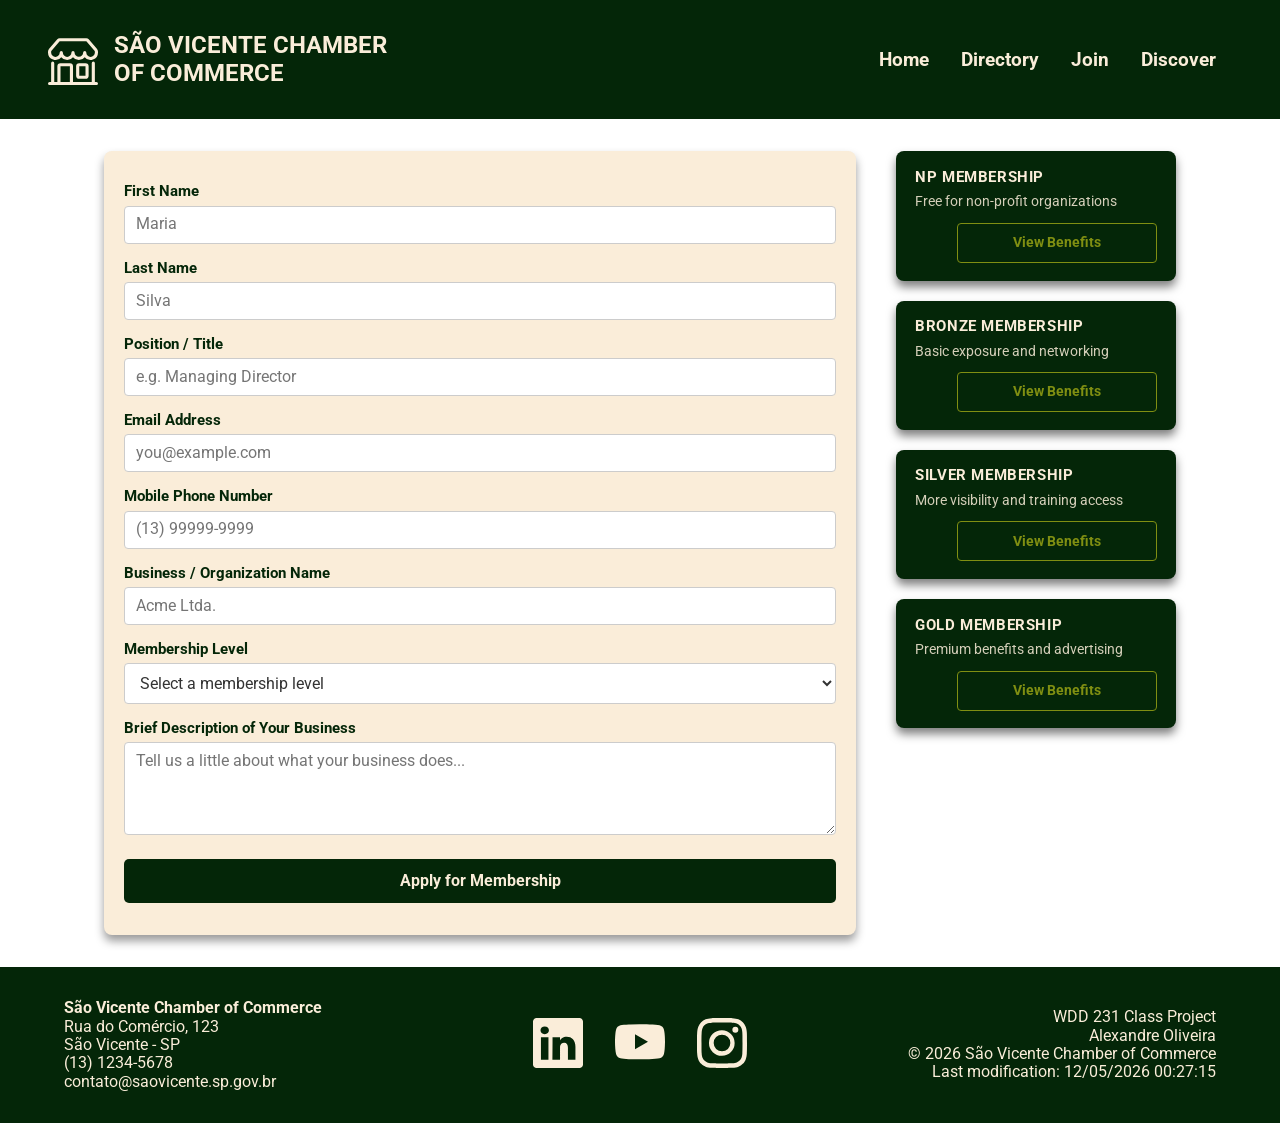
<file: chamber/join.html>
<!DOCTYPE html>
<html lang="en">
<head>
    <meta charset="UTF-8">
    <meta name="viewport" content="width=device-width, initial-scale=1.0">
    <title>Join – São Vicente Chamber of Commerce</title>
    <meta name="description" content="A webpage about the Chamber of Commerce in São Vicente, Brazil.">
    <meta name="author" content="Alexandre Oliveira">

    <meta property="og:title" content="Chamber of Commerce in São Vicente, Brazil">
    <meta property="og:description" content="Learn more about the Chamber of Commerce in São Vicente, Brazil, its history, mission and services.">
    <meta property="og:image" content="images/sao-vicente.jpg">
    <meta property="og:url" content="https://alexandre1830.github.io/wdd231/join.html">

    <link rel="icon" href="images/favicon-2.ico">

    <link rel="stylesheet" href="styles/normalize.css">
    <link rel="stylesheet" href="styles/chamber-small.css">
    <link rel="stylesheet" href="styles/chamber-large.css">

    <script src="scripts/dates.js" defer></script>
    <script src="scripts/navigation.js" defer></script>
    <script src="scripts/members.js" defer></script>
    <script src="scripts/join.js" defer></script>

    <link rel="preconnect" href="https://fonts.googleapis.com">
    <link rel="preconnect" href="https://fonts.gstatic.com" crossorigin>
    <link href="https://fonts.googleapis.com/css2?family=Roboto:ital,wght@0,100..900;1,100..900&display=swap" rel="stylesheet">
</head>
<body>
    <header>
        <div id="logo-and-title">
            <svg xmlns="http://www.w3.org/2000/svg" width="50" height="50" fill="currentColor" class="bi bi-shop" viewBox="0 0 16 16" id="logo">
            <path d="M2.97 1.35A1 1 0 0 1 3.73 1h8.54a1 1 0 0 1 .76.35l2.609 3.044A1.5 1.5 0 0 1 16 5.37v.255a2.375 2.375 0 0 1-4.25 1.458A2.37 2.37 0 0 1 9.875 8 2.37 2.37 0 0 1 8 7.083 2.37 2.37 0 0 1 6.125 8a2.37 2.37 0 0 1-1.875-.917A2.375 2.375 0 0 1 0 5.625V5.37a1.5 1.5 0 0 1 .361-.976zm1.78 4.275a1.375 1.375 0 0 0 2.75 0 .5.5 0 0 1 1 0 1.375 1.375 0 0 0 2.75 0 .5.5 0 0 1 1 0 1.375 1.375 0 1 0 2.75 0V5.37a.5.5 0 0 0-.12-.325L12.27 2H3.73L1.12 5.045A.5.5 0 0 0 1 5.37v.255a1.375 1.375 0 0 0 2.75 0 .5.5 0 0 1 1 0M1.5 8.5A.5.5 0 0 1 2 9v6h1v-5a1 1 0 0 1 1-1h3a1 1 0 0 1 1 1v5h6V9a.5.5 0 0 1 1 0v6h.5a.5.5 0 0 1 0 1H.5a.5.5 0 0 1 0-1H1V9a.5.5 0 0 1 .5-.5M4 15h3v-5H4zm5-5a1 1 0 0 1 1-1h2a1 1 0 0 1 1 1v3a1 1 0 0 1-1 1h-2a1 1 0 0 1-1-1zm3 0h-2v3h2z"/>
            </svg>
            <h1>São Vicente Chamber of Commerce</h1>
        </div>

        <nav>
            <button class="hamburger-icon" aria-label="Toggle navigation" aria-expanded="false" type="button">
                <svg xmlns="http://www.w3.org/2000/svg" width="50" height="50" fill="currentColor" class="bi bi-list" viewBox="0 0 16 16">
                <path fill-rule="evenodd" d="M2.5 12a.5.5 0 0 1 .5-.5h10a.5.5 0 0 1 0 1H3a.5.5 0 0 1-.5-.5m0-4a.5.5 0 0 1 .5-.5h10a.5.5 0 0 1 0 1H3a.5.5 0 0 1-.5-.5m0-4a.5.5 0 0 1 .5-.5h10a.5.5 0 0 1 0 1H3a.5.5 0 0 1-.5-.5"/>
                </svg>
            </button>

            <ul class="nav-links">
                <li><a href="index.html">Home</a></li>
                <li><a href="directory.html">Directory</a></li>
                <li><a href="join.html" aria-current="page">Join</a></li>
                <li><a href="discover.html">Discover</a></li>
            </ul>
        </nav>
    </header>

    <main>
        <div class="join-container">

            <!-- ===== MEMBERSHIP FORM ===== -->
            <form action="thankyou.html" method="get" id="join-form">

                <label for="first-name">
                    First Name
                    <input type="text" id="first-name" name="first-name"
                           title="Enter your first name"
                           autocomplete="given-name"
                           placeholder="Maria"
                           required>
                </label>

                <label for="last-name">
                    Last Name
                    <input type="text" id="last-name" name="last-name"
                           title="Enter your last name"
                           autocomplete="family-name"
                           placeholder="Silva"
                           required>
                </label>

                <label for="position">
                    Position / Title
                    <input type="text" id="position" name="organization-title"
                           title="Enter your position. Minimum 7 characters. Letters, spaces, and hyphens only."
                           autocomplete="organization-title"
                           placeholder="e.g. Managing Director"
                           pattern="[A-Za-z \-]{7,}">
                </label>

                <label for="email">
                    Email Address
                    <input type="email" id="email" name="email"
                           title="Enter your email address"
                           autocomplete="email"
                           placeholder="you@example.com"
                           required>
                </label>

                <label for="phone">
                    Mobile Phone Number
                    <input type="tel" id="phone" name="phone"
                           title="Enter your mobile phone number"
                           autocomplete="tel"
                           placeholder="(13) 99999-9999"
                           required>
                </label>

                <label for="company">
                    Business / Organization Name
                    <input type="text" id="company" name="company"
                           title="Enter your business or organization name"
                           autocomplete="organization"
                           placeholder="Acme Ltda."
                           required>
                </label>

                <label for="membership-level">
                    Membership Level
                    <select id="membership-level" name="membership-level" required>
                        <option value="">Select a membership level</option>
                        <option value="np">NP Membership – Non-Profit (Free)</option>
                        <option value="bronze">Bronze Membership</option>
                        <option value="silver">Silver Membership</option>
                        <option value="gold">Gold Membership</option>
                    </select>
                </label>

                <label for="business-description">
                    Brief Description of Your Business
                    <textarea id="business-description" name="business-description"
                              title="Provide a brief description of your business or organization"
                              rows="4"
                              placeholder="Tell us a little about what your business does..."></textarea>
                </label>

                <!-- Hidden timestamp — populated by join.js on page load -->
                <input type="hidden" id="timestamp" name="timestamp">

                <input type="submit" value="Apply for Membership">

            </form>

            <!-- ===== MEMBERSHIP LEVEL CARDS ===== -->
            <section class="membership-cards">

                <div class="member-card" id="card-np">
                    <h3>NP Membership</h3>
                    <p>Free for non-profit organizations</p>
                    <button type="button" class="modal-trigger" data-modal="np-modal">View Benefits</button>
                </div>

                <div class="member-card" id="card-bronze">
                    <h3>Bronze Membership</h3>
                    <p>Basic exposure and networking</p>
                    <button type="button" class="modal-trigger" data-modal="bronze-modal">View Benefits</button>
                </div>

                <div class="member-card" id="card-silver">
                    <h3>Silver Membership</h3>
                    <p>More visibility and training access</p>
                    <button type="button" class="modal-trigger" data-modal="silver-modal">View Benefits</button>
                </div>

                <div class="member-card" id="card-gold">
                    <h3>Gold Membership</h3>
                    <p>Premium benefits and advertising</p>
                    <button type="button" class="modal-trigger" data-modal="gold-modal">View Benefits</button>
                </div>

            </section>
        </div>

        <!-- ===== MODALS ===== -->
        <dialog id="np-modal" aria-labelledby="np-modal-title">
            <h2 id="np-modal-title">NP Membership Benefits</h2>
            <ul>
                <li>No membership fee — always free</li>
                <li>Community directory listing</li>
                <li>Basic networking at chamber events</li>
                <li>Access to monthly newsletters</li>
            </ul>
            <button type="button" class="modal-close" data-close="np-modal">Close</button>
        </dialog>

        <dialog id="bronze-modal" aria-labelledby="bronze-modal-title">
            <h2 id="bronze-modal-title">Bronze Membership Benefits</h2>
            <ul>
                <li>Priority event participation</li>
                <li>Basic advertising in chamber publications</li>
                <li>10% discount on chamber event tickets</li>
                <li>Business card display at chamber office</li>
            </ul>
            <button type="button" class="modal-close" data-close="bronze-modal">Close</button>
        </dialog>

        <dialog id="silver-modal" aria-labelledby="silver-modal-title">
            <h2 id="silver-modal-title">Silver Membership Benefits</h2>
            <ul>
                <li>All Bronze benefits included</li>
                <li>Access to business training sessions</li>
                <li>Limited homepage spotlight placement</li>
                <li>20% discount on chamber event tickets</li>
                <li>Social media mentions</li>
            </ul>
            <button type="button" class="modal-close" data-close="silver-modal">Close</button>
        </dialog>

        <dialog id="gold-modal" aria-labelledby="gold-modal-title">
            <h2 id="gold-modal-title">Gold Membership Benefits</h2>
            <ul>
                <li>All Silver benefits included</li>
                <li>Premium advertising across all channels</li>
                <li>Exclusive VIP events and networking dinners</li>
                <li>Top spotlight placement on homepage</li>
                <li>50% discount on chamber event tickets</li>
                <li>Dedicated chamber representative</li>
            </ul>
            <button type="button" class="modal-close" data-close="gold-modal">Close</button>
        </dialog>

    </main>

    <footer>
        <div class="footer-section" id="contact-info">
            <p><b>São Vicente Chamber of Commerce</b></p>
            <p>Rua do Comércio, 123</p>
            <p>São Vicente - SP</p>
            <p>(13) 1234-5678</p>
            <p>contato@saovicente.sp.gov.br</p>
        </div>

        <ul class="footer-section" id="social-media">
            <li>
                <a href="https://www.linkedin.com/in/alexandre-oliveira-souza-470878344" target="_blank" rel="noopener noreferrer" class="social-media-link">
                    <svg xmlns="http://www.w3.org/2000/svg" width="50" height="50" fill="currentColor" class="bi bi-linkedin" viewBox="0 0 16 16">
                    <path d="M0 1.146C0 .513.526 0 1.175 0h13.65C15.474 0 16 .513 16 1.146v13.708c0 .633-.526 1.146-1.175 1.146H1.175C.526 16 0 15.487 0 14.854zm4.943 12.248V6.169H2.542v7.225zm-1.2-8.212c.837 0 1.358-.554 1.358-1.248-.015-.709-.52-1.248-1.342-1.248S2.4 3.226 2.4 3.934c0 .694.521 1.248 1.327 1.248zm4.908 8.212V9.359c0-.216.016-.432.08-.586.173-.431.568-.878 1.232-.878.869 0 1.216.662 1.216 1.634v3.865h2.401V9.25c0-2.22-1.184-3.252-2.764-3.252-1.274 0-1.845.7-2.165 1.193v.025h-.016l.016-.025V6.169h-2.4c.03.678 0 7.225 0 7.225z"/>
                    </svg>
                </a>
                <a href="https://youtube.com" target="_blank" rel="noopener noreferrer" class="social-media-link">
                    <svg xmlns="http://www.w3.org/2000/svg" width="50" height="50" fill="currentColor" class="bi bi-youtube" viewBox="0 0 16 16">
                    <path d="M8.051 1.999h.089c.822.003 4.987.033 6.11.335a2.01 2.01 0 0 1 1.415 1.42c.101.38.172.883.22 1.402l.01.104.022.26.008.104c.065.914.073 1.77.074 1.957v.075c-.001.194-.01 1.108-.082 2.06l-.008.105-.009.104c-.05.572-.124 1.14-.235 1.558a2.01 2.01 0 0 1-1.415 1.42c-1.16.312-5.569.334-6.18.335h-.142c-.309 0-1.587-.006-2.927-.052l-.17-.006-.087-.004-.171-.007-.171-.007c-1.11-.049-2.167-.128-2.654-.26a2.01 2.01 0 0 1-1.415-1.419c-.111-.417-.185-.986-.235-1.558L.09 9.82l-.008-.104A31 31 0 0 1 0 7.68v-.123c.002-.215.01-.958.064-1.778l.007-.103.003-.052.008-.104.022-.26.01-.104c.048-.519.119-1.023.22-1.402a2.01 2.01 0 0 1 1.415-1.42c.487-.13 1.544-.21 2.654-.26l.17-.007.172-.006.086-.003.171-.007A100 100 0 0 1 7.858 2zM6.4 5.209v4.818l4.157-2.408z"/>
                    </svg>
                </a>
                <a href="https://www.instagram.com" target="_blank" rel="noopener noreferrer" class="social-media-link">
                    <svg xmlns="http://www.w3.org/2000/svg" width="50" height="50" fill="currentColor" class="bi bi-instagram" viewBox="0 0 16 16">
                    <path d="M8 0C5.829 0 5.556.01 4.703.048 3.85.088 3.269.222 2.76.42a3.9 3.9 0 0 0-1.417.923A3.9 3.9 0 0 0 .42 2.76C.222 3.268.087 3.85.048 4.7.01 5.555 0 5.827 0 8.001c0 2.172.01 2.444.048 3.297.04.852.174 1.433.372 1.942.205.526.478.972.923 1.417.444.445.89.719 1.416.923.51.198 1.09.333 1.942.372C5.555 15.99 5.827 16 8 16s2.444-.01 3.298-.048c.851-.04 1.434-.174 1.943-.372a3.9 3.9 0 0 0 1.416-.923c.445-.445.718-.891.923-1.417.197-.509.332-1.09.372-1.942C15.99 10.445 16 10.173 16 8s-.01-2.445-.048-3.299c-.04-.851-.175-1.433-.372-1.941a3.9 3.9 0 0 0-.923-1.417A3.9 3.9 0 0 0 13.24.42c-.51-.198-1.092-.333-1.943-.372C10.443.01 10.172 0 7.998 0zm-.717 1.442h.718c2.136 0 2.389.007 3.232.046.78.035 1.204.166 1.486.275.373.145.64.319.92.599s.453.546.598.92c.11.281.24.705.275 1.485.039.843.047 1.096.047 3.231s-.008 2.389-.047 3.232c-.035.78-.166 1.203-.275 1.485a2.5 2.5 0 0 1-.599.919c-.28.28-.546.453-.92.598-.28.11-.704.24-1.485.276-.843.038-1.096.047-3.232.047s-2.39-.009-3.233-.047c-.78-.036-1.203-.166-1.485-.276a2.5 2.5 0 0 1-.92-.598 2.5 2.5 0 0 1-.6-.92c-.109-.281-.24-.705-.275-1.485-.038-.843-.046-1.096-.046-3.233s.008-2.388.046-3.231c.036-.78.166-1.204.276-1.486.145-.373.319-.64.599-.92s.546-.453.92-.598c.282-.11.705-.24 1.485-.276.738-.034 1.024-.044 2.515-.045zm4.988 1.328a.96.96 0 1 0 0 1.92.96.96 0 0 0 0-1.92m-4.27 1.122a4.109 4.109 0 1 0 0 8.217 4.109 4.109 0 0 0 0-8.217m0 1.441a2.667 2.667 0 1 1 0 5.334 2.667 2.667 0 0 1 0-5.334"/>
                    </svg>
                </a>
            </li>
        </ul>

        <div class="footer-section" id="footer-info">
            <p>WDD 231 Class Project</p>
            <p>Alexandre Oliveira</p>
            <p>&copy; <span id="current-year"></span> São Vicente Chamber of Commerce</p>
            <p>Last modification: <span id="last-modified"></span></p>
        </div>
    </footer>
</body>
</html>
</file>
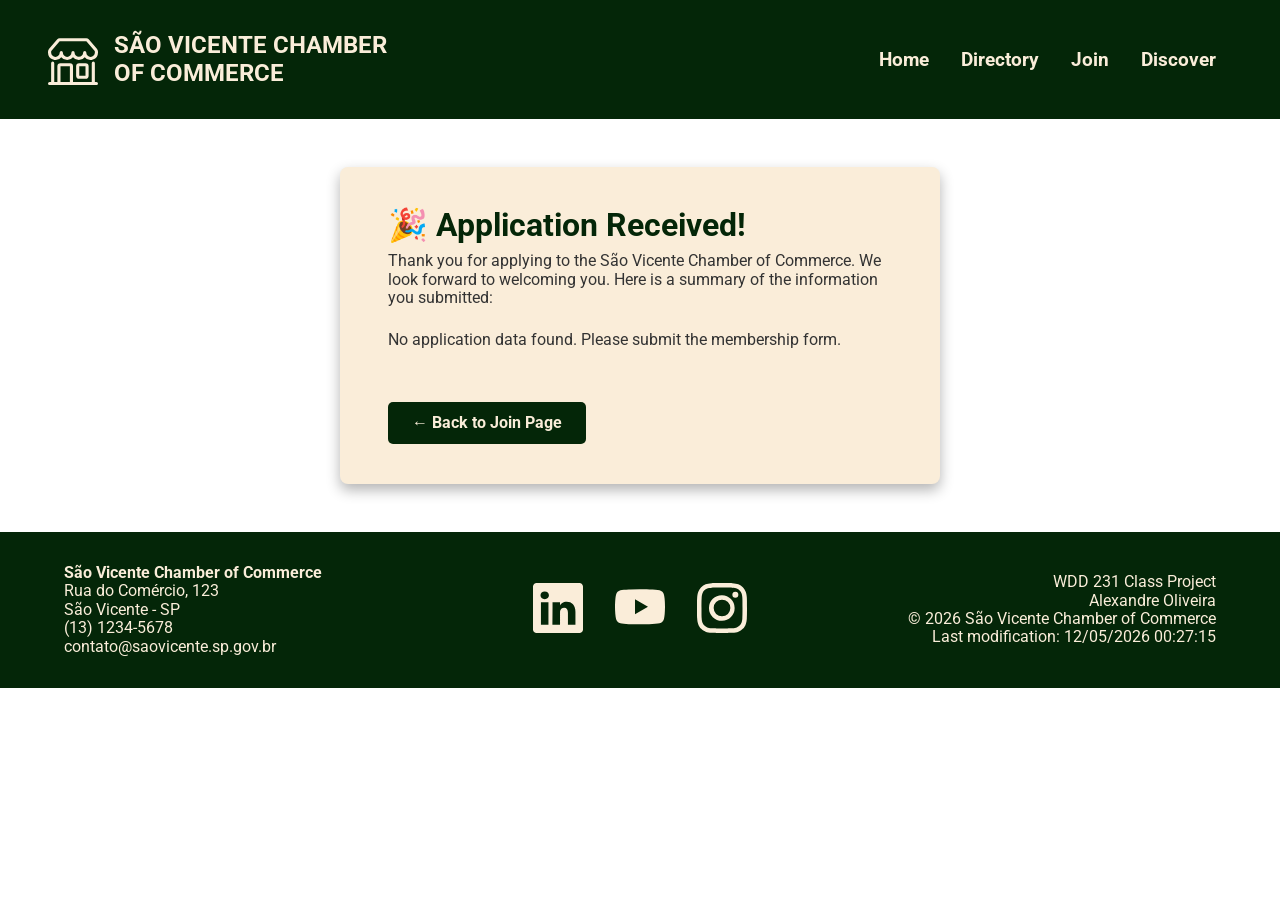
<file: chamber/thankyou.html>
<!DOCTYPE html>
<html lang="en">
<head>
    <meta charset="UTF-8">
    <meta name="viewport" content="width=device-width, initial-scale=1.0">
    <title>Thank You – São Vicente Chamber of Commerce</title>
    <meta name="description" content="Application confirmation page for the São Vicente Chamber of Commerce.">
    <meta name="author" content="Alexandre Oliveira">

    <link rel="icon" href="images/favicon-2.ico">

    <link rel="stylesheet" href="styles/normalize.css">
    <link rel="stylesheet" href="styles/chamber-small.css">
    <link rel="stylesheet" href="styles/chamber-large.css">

    <script src="scripts/dates.js" defer></script>
    <script src="scripts/navigation.js" defer></script>

    <link rel="preconnect" href="https://fonts.googleapis.com">
    <link rel="preconnect" href="https://fonts.gstatic.com" crossorigin>
    <link href="https://fonts.googleapis.com/css2?family=Roboto:ital,wght@0,100..900;1,100..900&display=swap" rel="stylesheet">
</head>
<body>
    <header>
        <div id="logo-and-title">
            <svg xmlns="http://www.w3.org/2000/svg" width="50" height="50" fill="currentColor" class="bi bi-shop" viewBox="0 0 16 16" id="logo">
            <path d="M2.97 1.35A1 1 0 0 1 3.73 1h8.54a1 1 0 0 1 .76.35l2.609 3.044A1.5 1.5 0 0 1 16 5.37v.255a2.375 2.375 0 0 1-4.25 1.458A2.37 2.37 0 0 1 9.875 8 2.37 2.37 0 0 1 8 7.083 2.37 2.37 0 0 1 6.125 8a2.37 2.37 0 0 1-1.875-.917A2.375 2.375 0 0 1 0 5.625V5.37a1.5 1.5 0 0 1 .361-.976zm1.78 4.275a1.375 1.375 0 0 0 2.75 0 .5.5 0 0 1 1 0 1.375 1.375 0 0 0 2.75 0 .5.5 0 0 1 1 0 1.375 1.375 0 1 0 2.75 0V5.37a.5.5 0 0 0-.12-.325L12.27 2H3.73L1.12 5.045A.5.5 0 0 0 1 5.37v.255a1.375 1.375 0 0 0 2.75 0 .5.5 0 0 1 1 0M1.5 8.5A.5.5 0 0 1 2 9v6h1v-5a1 1 0 0 1 1-1h3a1 1 0 0 1 1 1v5h6V9a.5.5 0 0 1 1 0v6h.5a.5.5 0 0 1 0 1H.5a.5.5 0 0 1 0-1H1V9a.5.5 0 0 1 .5-.5M4 15h3v-5H4zm5-5a1 1 0 0 1 1-1h2a1 1 0 0 1 1 1v3a1 1 0 0 1-1 1h-2a1 1 0 0 1-1-1zm3 0h-2v3h2z"/>
            </svg>
            <h1>São Vicente Chamber of Commerce</h1>
        </div>

        <nav>
            <button class="hamburger-icon" aria-label="Toggle navigation" aria-expanded="false" type="button">
                <svg xmlns="http://www.w3.org/2000/svg" width="50" height="50" fill="currentColor" class="bi bi-list" viewBox="0 0 16 16">
                <path fill-rule="evenodd" d="M2.5 12a.5.5 0 0 1 .5-.5h10a.5.5 0 0 1 0 1H3a.5.5 0 0 1-.5-.5m0-4a.5.5 0 0 1 .5-.5h10a.5.5 0 0 1 0 1H3a.5.5 0 0 1-.5-.5m0-4a.5.5 0 0 1 .5-.5h10a.5.5 0 0 1 0 1H3a.5.5 0 0 1-.5-.5"/>
                </svg>
            </button>

            <ul class="nav-links">
                <li><a href="index.html">Home</a></li>
                <li><a href="directory.html">Directory</a></li>
                <li><a href="join.html">Join</a></li>
                <li><a href="discover.html">Discover</a></li>
            </ul>
        </nav>
    </header>

    <main>
        <div class="thankyou-container">
            <h2>🎉 Application Received!</h2>
            <p>Thank you for applying to the São Vicente Chamber of Commerce. We look forward to welcoming you. Here is a summary of the information you submitted:</p>

            <dl class="application-summary" id="application-summary">
                <!-- Populated by the inline script below -->
            </dl>

            <a href="join.html" class="thankyou-home-link">← Back to Join Page</a>
        </div>
    </main>

    <footer>
        <div class="footer-section" id="contact-info">
            <p><b>São Vicente Chamber of Commerce</b></p>
            <p>Rua do Comércio, 123</p>
            <p>São Vicente - SP</p>
            <p>(13) 1234-5678</p>
            <p>contato@saovicente.sp.gov.br</p>
        </div>

        <ul class="footer-section" id="social-media">
            <li>
                <a href="https://www.linkedin.com/in/alexandre-oliveira-souza-470878344" target="_blank" rel="noopener noreferrer" class="social-media-link">
                    <svg xmlns="http://www.w3.org/2000/svg" width="50" height="50" fill="currentColor" class="bi bi-linkedin" viewBox="0 0 16 16">
                    <path d="M0 1.146C0 .513.526 0 1.175 0h13.65C15.474 0 16 .513 16 1.146v13.708c0 .633-.526 1.146-1.175 1.146H1.175C.526 16 0 15.487 0 14.854zm4.943 12.248V6.169H2.542v7.225zm-1.2-8.212c.837 0 1.358-.554 1.358-1.248-.015-.709-.52-1.248-1.342-1.248S2.4 3.226 2.4 3.934c0 .694.521 1.248 1.327 1.248zm4.908 8.212V9.359c0-.216.016-.432.08-.586.173-.431.568-.878 1.232-.878.869 0 1.216.662 1.216 1.634v3.865h2.401V9.25c0-2.22-1.184-3.252-2.764-3.252-1.274 0-1.845.7-2.165 1.193v.025h-.016l.016-.025V6.169h-2.4c.03.678 0 7.225 0 7.225z"/>
                    </svg>
                </a>
                <a href="https://youtube.com" target="_blank" rel="noopener noreferrer" class="social-media-link">
                    <svg xmlns="http://www.w3.org/2000/svg" width="50" height="50" fill="currentColor" class="bi bi-youtube" viewBox="0 0 16 16">
                    <path d="M8.051 1.999h.089c.822.003 4.987.033 6.11.335a2.01 2.01 0 0 1 1.415 1.42c.101.38.172.883.22 1.402l.01.104.022.26.008.104c.065.914.073 1.77.074 1.957v.075c-.001.194-.01 1.108-.082 2.06l-.008.105-.009.104c-.05.572-.124 1.14-.235 1.558a2.01 2.01 0 0 1-1.415 1.42c-1.16.312-5.569.334-6.18.335h-.142c-.309 0-1.587-.006-2.927-.052l-.17-.006-.087-.004-.171-.007-.171-.007c-1.11-.049-2.167-.128-2.654-.26a2.01 2.01 0 0 1-1.415-1.419c-.111-.417-.185-.986-.235-1.558L.09 9.82l-.008-.104A31 31 0 0 1 0 7.68v-.123c.002-.215.01-.958.064-1.778l.007-.103.003-.052.008-.104.022-.26.01-.104c.048-.519.119-1.023.22-1.402a2.01 2.01 0 0 1 1.415-1.42c.487-.13 1.544-.21 2.654-.26l.17-.007.172-.006.086-.003.171-.007A100 100 0 0 1 7.858 2zM6.4 5.209v4.818l4.157-2.408z"/>
                    </svg>
                </a>
                <a href="https://www.instagram.com" target="_blank" rel="noopener noreferrer" class="social-media-link">
                    <svg xmlns="http://www.w3.org/2000/svg" width="50" height="50" fill="currentColor" class="bi bi-instagram" viewBox="0 0 16 16">
                    <path d="M8 0C5.829 0 5.556.01 4.703.048 3.85.088 3.269.222 2.76.42a3.9 3.9 0 0 0-1.417.923A3.9 3.9 0 0 0 .42 2.76C.222 3.268.087 3.85.048 4.7.01 5.555 0 5.827 0 8.001c0 2.172.01 2.444.048 3.297.04.852.174 1.433.372 1.942.205.526.478.972.923 1.417.444.445.89.719 1.416.923.51.198 1.09.333 1.942.372C5.555 15.99 5.827 16 8 16s2.444-.01 3.298-.048c.851-.04 1.434-.174 1.943-.372a3.9 3.9 0 0 0 1.416-.923c.445-.445.718-.891.923-1.417.197-.509.332-1.09.372-1.942C15.99 10.445 16 10.173 16 8s-.01-2.445-.048-3.299c-.04-.851-.175-1.433-.372-1.941a3.9 3.9 0 0 0-.923-1.417A3.9 3.9 0 0 0 13.24.42c-.51-.198-1.092-.333-1.943-.372C10.443.01 10.172 0 7.998 0zm-.717 1.442h.718c2.136 0 2.389.007 3.232.046.78.035 1.204.166 1.486.275.373.145.64.319.92.599s.453.546.598.92c.11.281.24.705.275 1.485.039.843.047 1.096.047 3.231s-.008 2.389-.047 3.232c-.035.78-.166 1.203-.275 1.485a2.5 2.5 0 0 1-.599.919c-.28.28-.546.453-.92.598-.28.11-.704.24-1.485.276-.843.038-1.096.047-3.232.047s-2.39-.009-3.233-.047c-.78-.036-1.203-.166-1.485-.276a2.5 2.5 0 0 1-.92-.598 2.5 2.5 0 0 1-.6-.92c-.109-.281-.24-.705-.275-1.485-.038-.843-.046-1.096-.046-3.233s.008-2.388.046-3.231c.036-.78.166-1.204.276-1.486.145-.373.319-.64.599-.92s.546-.453.92-.598c.282-.11.705-.24 1.485-.276.738-.034 1.024-.044 2.515-.045zm4.988 1.328a.96.96 0 1 0 0 1.92.96.96 0 0 0 0-1.92m-4.27 1.122a4.109 4.109 0 1 0 0 8.217 4.109 4.109 0 0 0 0-8.217m0 1.441a2.667 2.667 0 1 1 0 5.334 2.667 2.667 0 0 1 0-5.334"/>
                    </svg>
                </a>
            </li>
        </ul>

        <div class="footer-section" id="footer-info">
            <p>WDD 231 Class Project</p>
            <p>Alexandre Oliveira</p>
            <p>&copy; <span id="current-year"></span> São Vicente Chamber of Commerce</p>
            <p>Last modification: <span id="last-modified"></span></p>
        </div>
    </footer>

    <script>
    // Read URL search params and populate the application summary
    (function () {
        const params = new URLSearchParams(window.location.search);

        // Map of param name → readable label
        const fields = [
            { key: "first-name",  label: "First Name" },
            { key: "last-name",   label: "Last Name"  },
            { key: "email",       label: "Email"      },
            { key: "phone",       label: "Phone"      },
            { key: "company",     label: "Organisation" },
            { key: "timestamp",   label: "Submitted"  },
        ];

        const dl = document.getElementById("application-summary");
        if (!dl) return;

        fields.forEach(({ key, label }) => {
            const raw = params.get(key);
            if (!raw) return;

            // Format the ISO timestamp into a human-readable string
            let value = raw;
            if (key === "timestamp") {
                try {
                    value = new Date(raw).toLocaleString("pt-BR", {
                        dateStyle: "long",
                        timeStyle: "short",
                    });
                } catch (_) { /* leave as-is if parsing fails */ }
            }

            const dt = document.createElement("dt");
            dt.textContent = label;

            const dd = document.createElement("dd");
            dd.textContent = value;

            dl.appendChild(dt);
            dl.appendChild(dd);
        });

        // Fallback if no params found (direct access, not via form)
        if (dl.children.length === 0) {
            const note = document.createElement("p");
            note.textContent = "No application data found. Please submit the membership form.";
            note.style.color = "var(--dark-gray)";
            dl.replaceWith(note);
        }
    })();
    </script>
</body>
</html>
</file>
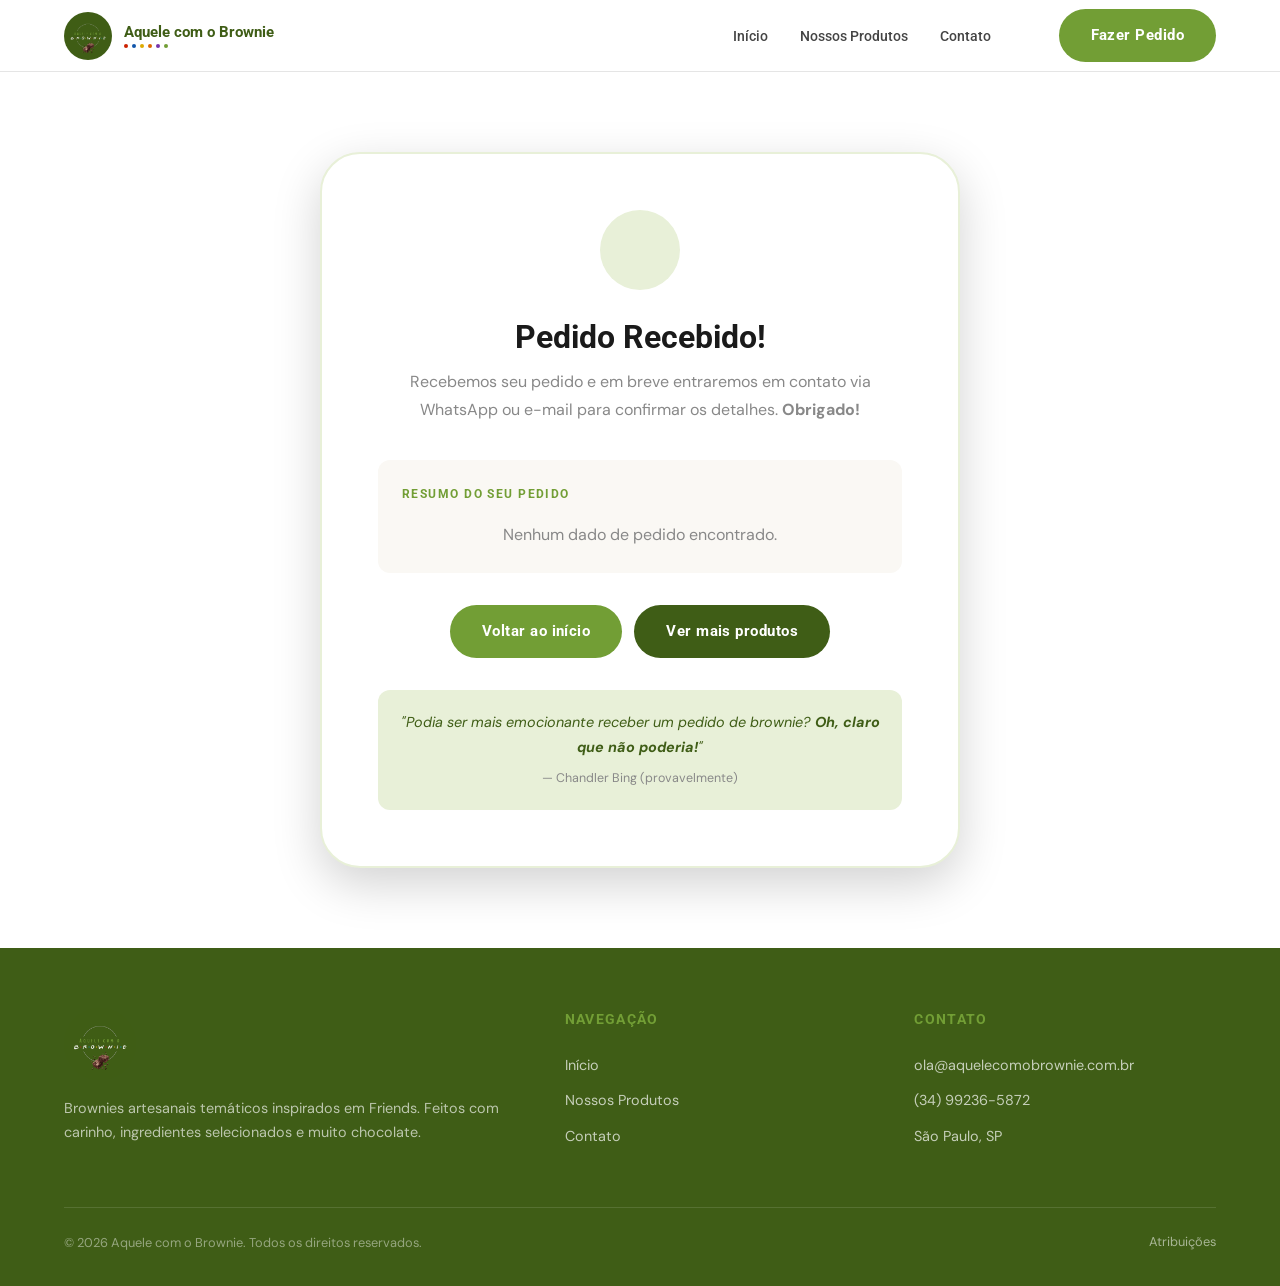
<file: project/confirmation.html>
<!DOCTYPE html>
<html lang="pt-BR">
<head>
  <meta charset="UTF-8">
  <meta name="viewport" content="width=device-width, initial-scale=1.0">
  <title>Pedido Recebido — Aquele com o Brownie</title>
  <meta name="description" content="Seu pedido foi recebido! Em breve entraremos em contato para confirmar os detalhes.">
  <meta name="author" content="Aquele com o Brownie">
  <meta name="robots" content="noindex">

  <!-- Favicon -->
  <link rel="icon" href="images/brownie-icon.png" type="image/png">

  <!-- Fonts -->
  <link rel="preconnect" href="https://fonts.googleapis.com">
  <link rel="preconnect" href="https://fonts.gstatic.com" crossorigin>
  <link href="https://fonts.googleapis.com/css2?family=Roboto:wght@300;400;500;700;900&family=DM+Sans:ital,wght@0,300;0,400;0,500;0,600;1,400&display=swap" rel="stylesheet">

  <link rel="stylesheet" href="styles/style.css">
  <link rel="stylesheet" href="styles/style-small.css">
  <link rel="stylesheet" href="styles/style-medium.css">
  
    <meta property="og:url" content="https://alexandre1830.github.io/wdd231/project/confirmation.html">
    <meta property="og:image" content="https://alexandre1830.github.io/wdd231/project/images/logo-green.jpg">
    <meta property="og:description" content="Site Aquele com o Brownie - Brownies artesanais temáticos inspirados em Friends. Feitos com carinho, ingredientes selecionados e muito chocolate.">

  <script type="module">
    import { initNav }          from './scripts/nav.js';
    import { initConfirmation } from './scripts/contact.js';

    document.addEventListener('DOMContentLoaded', () => {
      initNav();
      initConfirmation();
    });
  </script>

  <script src="scripts/nav.js" type="module" defer></script>
  <script src="scripts/contact.js" type="module" defer></script>
</head>
<body>

  <!-- ===== HEADER ===== -->
  <header class="site-header" role="banner">
    <div class="container header-inner">
      <a class="logo-link" href="index.html" aria-label="Aquele com o Brownie — Página inicial">
        <img src="images/logo-green.jpg" alt="Logo Aquele com o Brownie" class="logo-img" width="48" height="48">
        <div>
          <div class="logo-name">Aquele com o Brownie</div>
          <div class="logo-dots" aria-hidden="true">
            <span></span><span></span><span></span>
            <span></span><span></span><span></span>
          </div>
        </div>
      </a>

      <nav class="main-nav" role="navigation" aria-label="Navegação principal">
        <ul class="nav-links" role="list">
          <li><a class="nav-link" href="index.html">Início</a></li>
          <li><a class="nav-link" href="products.html">Nossos Produtos</a></li>
          <li><a class="nav-link" href="contact.html">Contato</a></li>
        </ul>
        <a class="btn btn--primary nav-cta" href="contact.html">Fazer Pedido</a>
      </nav>

      <button class="hamburger" aria-label="Abrir menu de navegação" aria-expanded="false" aria-controls="mobile-nav">
        <span></span><span></span><span></span>
      </button>
    </div>
  </header>

  <!-- Mobile Nav -->
  <nav id="mobile-nav" class="mobile-nav" role="navigation" aria-label="Menu mobile">
    <a class="mobile-nav-link" href="index.html">Início</a>
    <a class="mobile-nav-link" href="products.html">Nossos Produtos</a>
    <a class="mobile-nav-link" href="contact.html">Contato</a>
        <a class="btn btn--dark mobile-cta" href="contact.html">Fazer Pedido</a>
  </nav>

  <main id="main-content">

    <!-- ===== CONFIRMATION ===== -->
    <section class="section confirmation-section" aria-labelledby="confirm-heading">
      <div class="container">
        <div class="confirmation-card">
          <div class="confirmation-icon" role="img" aria-label="Pedido confirmado"></div>

          <h1 id="confirm-heading">Pedido Recebido!</h1>
          <p>
            Recebemos seu pedido e em breve entraremos em contato via WhatsApp ou e-mail para confirmar os detalhes. <strong>Obrigado!</strong>
          </p>

          <!-- Submission Data -->
          <div class="submission-data" id="submission-wrapper">
            <p class="submission-data-title">Resumo do seu pedido</p>
            <div id="submission-data">
              <!-- Populated by contact.js -->
               <p class="text-muted text-center py-16">Carregando dados...</p>
            </div>
          </div>

          <!-- Actions -->
           <div class="center-flex-wrap">
            <a class="btn btn--primary" href="index.html">
              Voltar ao início
            </a>
            <a class="btn btn--dark" href="products.html">
              Ver mais produtos
            </a>
          </div>

          <!-- Friends quote -->
           <div class="callout--pale">
             <p class="italic-note">
              "Podia ser mais emocionante receber um pedido de brownie? <strong>Oh, claro que não poderia!</strong>"
            </p>
             <p class="small-muted">— Chandler Bing (provavelmente)</p>
          </div>
        </div>
      </div>
    </section>

  </main>

  <!-- ===== FOOTER ===== -->
  <footer class="site-footer" role="contentinfo">
    <div class="container">
      <div class="footer-grid">
        <div class="footer-brand">
          <img src="images/logo-green.jpg" alt="Logo Aquele com o Brownie" class="logo-img" width="56" height="56" loading="lazy">
          <p>Brownies artesanais temáticos inspirados em Friends. Feitos com carinho, ingredientes selecionados e muito chocolate.</p>
        </div>
        <div>
          <p class="footer-col-title">Navegação</p>
          <ul class="footer-links">
            <li><a href="index.html">Início</a></li>
            <li><a href="products.html">Nossos Produtos</a></li>
            <li><a href="contact.html">Contato</a></li>
          </ul>
        </div>
        <div>
          <p class="footer-col-title">Contato</p>
          <ul class="footer-links">
            <li><a href="mailto:ola@aquelecomobrownie.com.br">ola@aquelecomobrownie.com.br</a></li>
            <li><a href="tel:+5534992365872">(34) 99236-5872</a></li>
            <li><a href="contact.html">São Paulo, SP</a></li>
          </ul>
        </div>
      </div>
      <div class="footer-bottom">
        <p>&copy; 2026 Aquele com o Brownie. Todos os direitos reservados.</p>
        <a href="atributions.html">Atribuições</a>
      </div>
    </div>
  </footer>
</body>
</html>
</file>
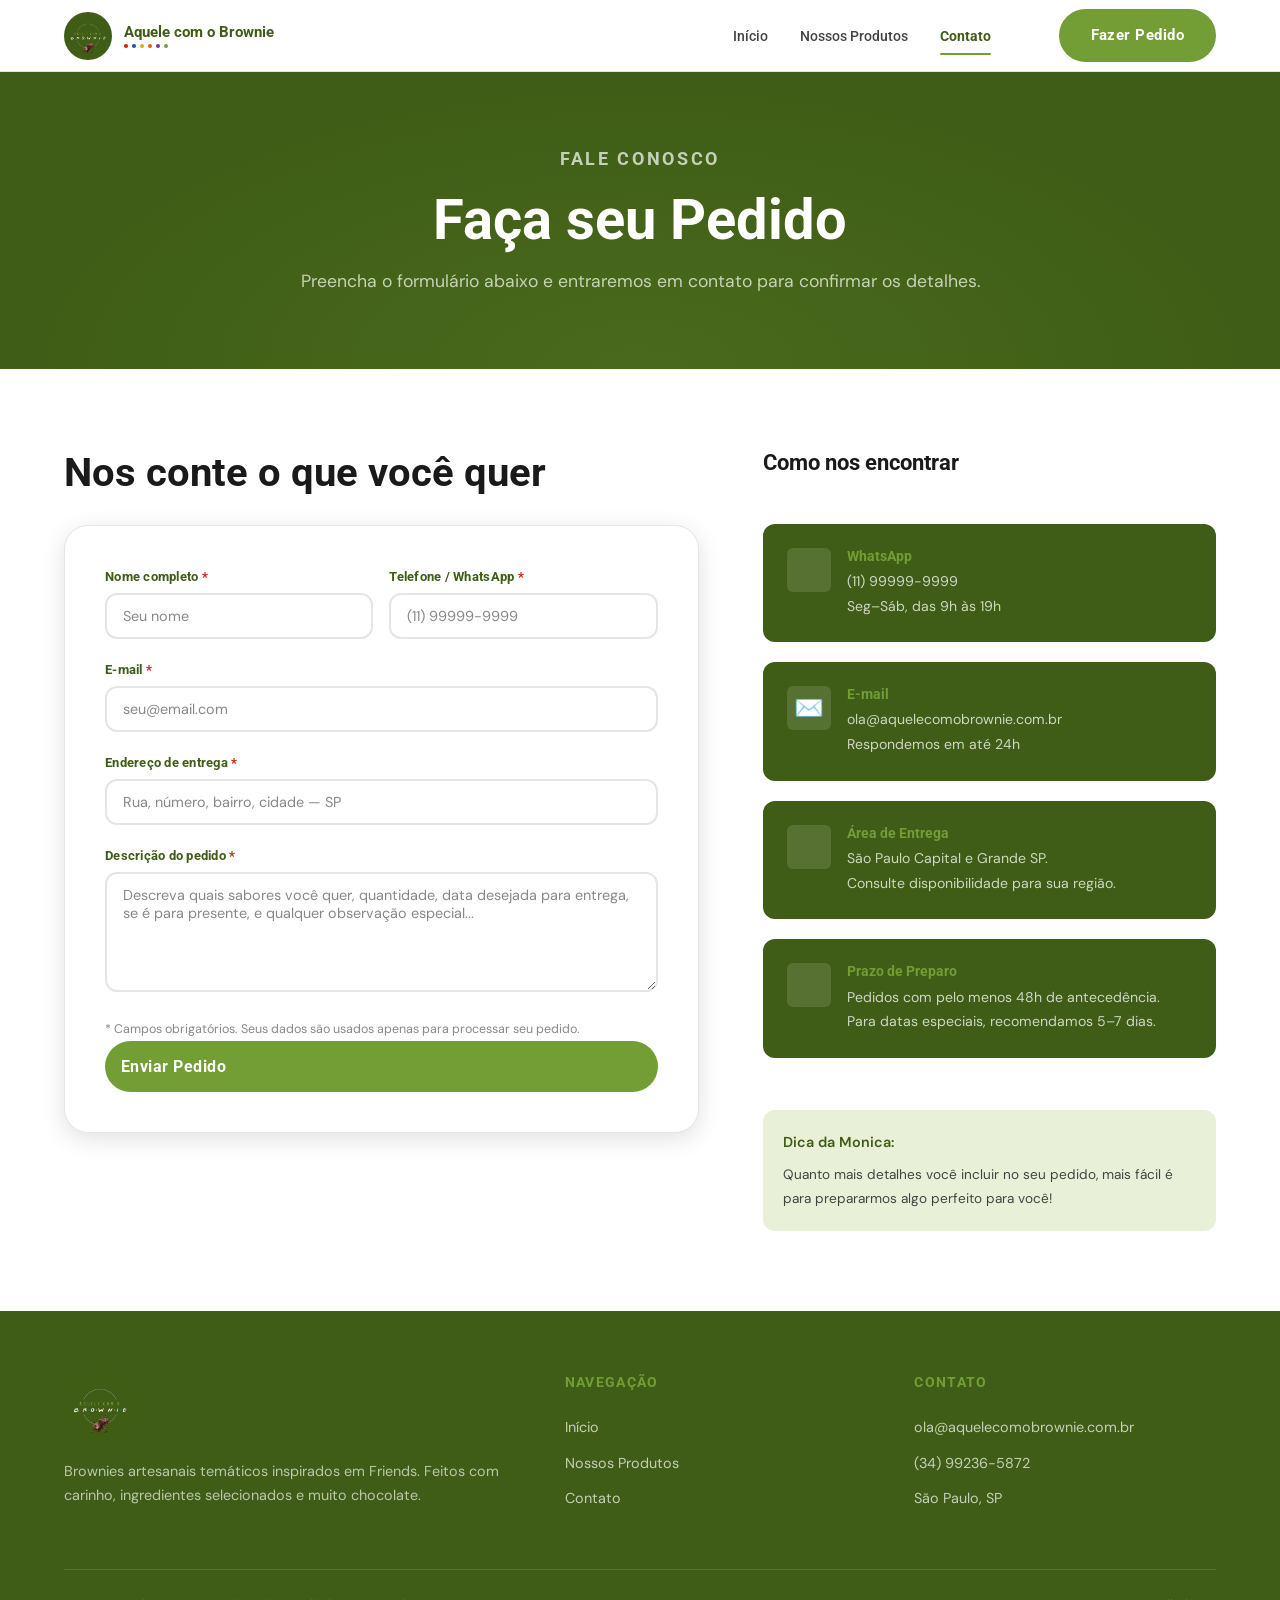
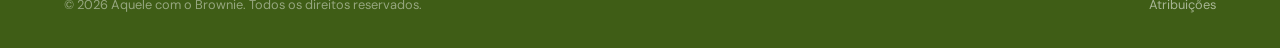
<file: project/contact.html>
<!DOCTYPE html>
<html lang="pt-BR">
<head>
  <meta charset="UTF-8">
  <meta name="viewport" content="width=device-width, initial-scale=1.0">
  <title>Contato e Pedidos — Aquele com o Brownie</title>
  <meta name="description" content="Entre em contato com a Aquele com o Brownie para fazer seu pedido de brownies temáticos artesanais. Preencha o formulário e entraremos em contato!">
  <meta name="author" content="Aquele com o Brownie">

  <!-- Open Graph -->
  <meta property="og:title" content="Contato — Aquele com o Brownie">
  <meta property="og:description" content="Faça seu pedido de brownies artesanais temáticos Friends. Preencha o formulário e entraremos em contato!">
  <meta property="og:type" content="website">
  <meta property="og:url" content="https://alexandre1830.github.io/wdd231/project/contact.html">
  <meta property="og:image" content="https://alexandre1830.github.io/wdd231/project/images/logo-green.jpg">

  <!-- Favicon -->
  <link rel="icon" href="images/brownie-icon.png" type="image/png">

  <!-- Fonts -->
  <link rel="preconnect" href="https://fonts.googleapis.com">
  <link rel="preconnect" href="https://fonts.gstatic.com" crossorigin>
  <link href="https://fonts.googleapis.com/css2?family=Roboto:wght@300;400;500;700;900&family=DM+Sans:ital,wght@0,300;0,400;0,500;0,600;1,400&display=swap" rel="stylesheet">

  <link rel="stylesheet" href="styles/style.css">
  <link rel="stylesheet" href="styles/style-small.css">
  <link rel="stylesheet" href="styles/style-medium.css">
  
  <script type="module">
    import './scripts/main.js';
    import { initContact } from './scripts/contact.js';

    document.addEventListener('DOMContentLoaded', () => {
      // main.js initializes nav and the global scroll-reveal behavior
      initContact();
    });
  </script>

  <script src="scripts/main.js" type="module" defer></script>
  <script src="scripts/contact.js" type="module" defer></script>
</head>
<body>

  <!-- ===== HEADER ===== -->
  <header class="site-header" role="banner">
    <div class="container header-inner">
      <a class="logo-link" href="index.html" aria-label="Aquele com o Brownie — Página inicial">
        <img src="images/logo-green.jpg" alt="Logo Aquele com o Brownie" class="logo-img" width="48" height="48">
        <div>
          <div class="logo-name">Aquele com o Brownie</div>
          <div class="logo-dots" aria-hidden="true">
            <span></span><span></span><span></span>
            <span></span><span></span><span></span>
          </div>
        </div>
      </a>

      <nav class="main-nav" role="navigation" aria-label="Navegação principal">
        <ul class="nav-links" role="list">
          <li><a class="nav-link" href="index.html">Início</a></li>
          <li><a class="nav-link" href="products.html">Nossos Produtos</a></li>
          <li><a class="nav-link" href="contact.html">Contato</a></li>
        </ul>
        <a class="btn btn--primary nav-cta" href="contact.html">Fazer Pedido</a>
      </nav>

      <button class="hamburger" aria-label="Abrir menu de navegação" aria-expanded="false" aria-controls="mobile-nav">
        <span></span><span></span><span></span>
      </button>
    </div>
  </header>

  <!-- Mobile Nav -->
  <nav id="mobile-nav" class="mobile-nav" role="navigation" aria-label="Menu mobile">
    <a class="mobile-nav-link" href="index.html">Início</a>
    <a class="mobile-nav-link" href="products.html">Nossos Produtos</a>
    <a class="mobile-nav-link" href="contact.html">Contato</a>
  <a class="btn btn--dark mobile-cta" href="contact.html">Fazer Pedido</a>
  </nav>

  <main id="main-content">

    <!-- ===== PAGE HERO ===== -->
    <section class="page-hero" aria-labelledby="page-title">
      <div class="container page-hero-content">
        <p class="section-label">Fale conosco</p>
        <h1 id="page-title">Faça seu Pedido</h1>
        <p>Preencha o formulário abaixo e entraremos em contato para confirmar os detalhes.</p>
      </div>
    </section>

    <!-- ===== CONTACT LAYOUT ===== -->
    <section class="section" aria-labelledby="contact-heading">
      <div class="container">
        <div class="contact-layout">

          <!-- Form -->
          <div class="reveal">
            <h2 id="contact-heading" class="mb-28">Nos conte o que você quer</h2>

            <form
              id="contact-form"
              class="contact-form"
              novalidate
              aria-label="Formulário de pedido"
            >
              <!-- Name + Phone -->
              <div class="form-row">
                <div class="form-group">
                  <label class="form-label" for="name">
                    Nome completo <span aria-hidden="true">*</span>
                  </label>
                  <input
                    class="form-input"
                    type="text"
                    id="name"
                    name="name"
                    placeholder="Seu nome"
                    autocomplete="name"
                    required
                    aria-required="true"
                    aria-describedby="name-error"
                  >
                  <p class="form-error-msg" id="name-error" role="alert"></p>
                </div>

                <div class="form-group">
                  <label class="form-label" for="phone">
                    Telefone / WhatsApp <span aria-hidden="true">*</span>
                  </label>
                  <input
                    class="form-input"
                    type="tel"
                    id="phone"
                    name="phone"
                    placeholder="(11) 99999-9999"
                    autocomplete="tel"
                    required
                    aria-required="true"
                    aria-describedby="phone-error"
                  >
                  <p class="form-error-msg" id="phone-error" role="alert"></p>
                </div>
              </div>

              <!-- Email -->
              <div class="form-group">
                <label class="form-label" for="email">
                  E-mail <span aria-hidden="true">*</span>
                </label>
                <input
                  class="form-input"
                  type="email"
                  id="email"
                  name="email"
                  placeholder="seu@email.com"
                  autocomplete="email"
                  required
                  aria-required="true"
                  aria-describedby="email-error"
                >
                <p class="form-error-msg" id="email-error" role="alert"></p>
              </div>

              <!-- Address -->
              <div class="form-group">
                <label class="form-label" for="address">
                  Endereço de entrega <span aria-hidden="true">*</span>
                </label>
                <input
                  class="form-input"
                  type="text"
                  id="address"
                  name="address"
                  placeholder="Rua, número, bairro, cidade — SP"
                  autocomplete="street-address"
                  required
                  aria-required="true"
                  aria-describedby="address-error"
                >
                <p class="form-error-msg" id="address-error" role="alert"></p>
              </div>

              <!-- Order Description -->
              <div class="form-group">
                <label class="form-label" for="order">
                  Descrição do pedido <span aria-hidden="true">*</span>
                </label>
                <textarea
                  class="form-textarea"
                  id="order"
                  name="order"
                  placeholder="Descreva quais sabores você quer, quantidade, data desejada para entrega, se é para presente, e qualquer observação especial..."
                  required
                  aria-required="true"
                  aria-describedby="order-error"
                  rows="5"
                ></textarea>
                <p class="form-error-msg" id="order-error" role="alert"></p>
              </div>

              <p class="small-muted mb-20">
                <span aria-hidden="true">*</span> Campos obrigatórios. Seus dados são usados apenas para processar seu pedido.
              </p>

              <button type="submit" class="btn btn--primary form-submit">
                Enviar Pedido
              </button>
            </form>
          </div>

          <!-- Info Cards -->
          <div class="contact-info reveal reveal-delay-1">
            <h2 class="mb-28 h2-compact">Como nos encontrar</h2>

            <div class="info-card">
              <div class="info-card-icon" aria-hidden="true"></div>
              <div>
                <h3>WhatsApp</h3>
                <p>(11) 99999-9999<br>Seg–Sáb, das 9h às 19h</p>
              </div>
            </div>

            <div class="info-card">
              <div class="info-card-icon" aria-hidden="true">✉️</div>
              <div>
                <h3>E-mail</h3>
                <p>ola@aquelecomobrownie.com.br<br>Respondemos em até 24h</p>
              </div>
            </div>

            <div class="info-card">
              <div class="info-card-icon" aria-hidden="true"></div>
              <div>
                <h3>Área de Entrega</h3>
                <p>São Paulo Capital e Grande SP.<br>Consulte disponibilidade para sua região.</p>
              </div>
            </div>

            <div class="info-card">
              <div class="info-card-icon" aria-hidden="true"></div>
              <div>
                <h3>Prazo de Preparo</h3>
                <p>Pedidos com pelo menos 48h de antecedência. Para datas especiais, recomendamos 5–7 dias.</p>
              </div>
            </div>

            <!-- Decorative block -->
            <div class="callout--pale mt-8">
              <p class="callout-title">Dica da Monica:</p>
              <p class="small">Quanto mais detalhes você incluir no seu pedido, mais fácil é para prepararmos algo perfeito para você!</p>
            </div>
          </div>

        </div>
      </div>
    </section>

  </main>

  <!-- ===== FOOTER ===== -->
  <footer class="site-footer" role="contentinfo">
    <div class="container">
      <div class="footer-grid">
        <div class="footer-brand">
          <img src="images/logo-green.jpg" alt="Logo Aquele com o Brownie" class="logo-img" width="56" height="56" loading="lazy">
          <p>Brownies artesanais temáticos inspirados em Friends. Feitos com carinho, ingredientes selecionados e muito chocolate.</p>
        </div>
        <div>
          <p class="footer-col-title">Navegação</p>
          <ul class="footer-links">
            <li><a href="index.html">Início</a></li>
            <li><a href="products.html">Nossos Produtos</a></li>
            <li><a href="contact.html">Contato</a></li>
          </ul>
        </div>
        <div>
          <p class="footer-col-title">Contato</p>
          <ul class="footer-links">
            <li><a href="mailto:ola@aquelecomobrownie.com.br">ola@aquelecomobrownie.com.br</a></li>
            <li><a href="tel:+5534992365872">(34) 99236-5872</a></li>
            <li><a href="contact.html">São Paulo, SP</a></li>
          </ul>
        </div>
      </div>
      <div class="footer-bottom">
        <p>&copy; 2026 Aquele com o Brownie. Todos os direitos reservados.</p>
        <a href="atributions.html">Atribuições</a>
      </div>
    </div>
  </footer>
</body>
</html>
</file>
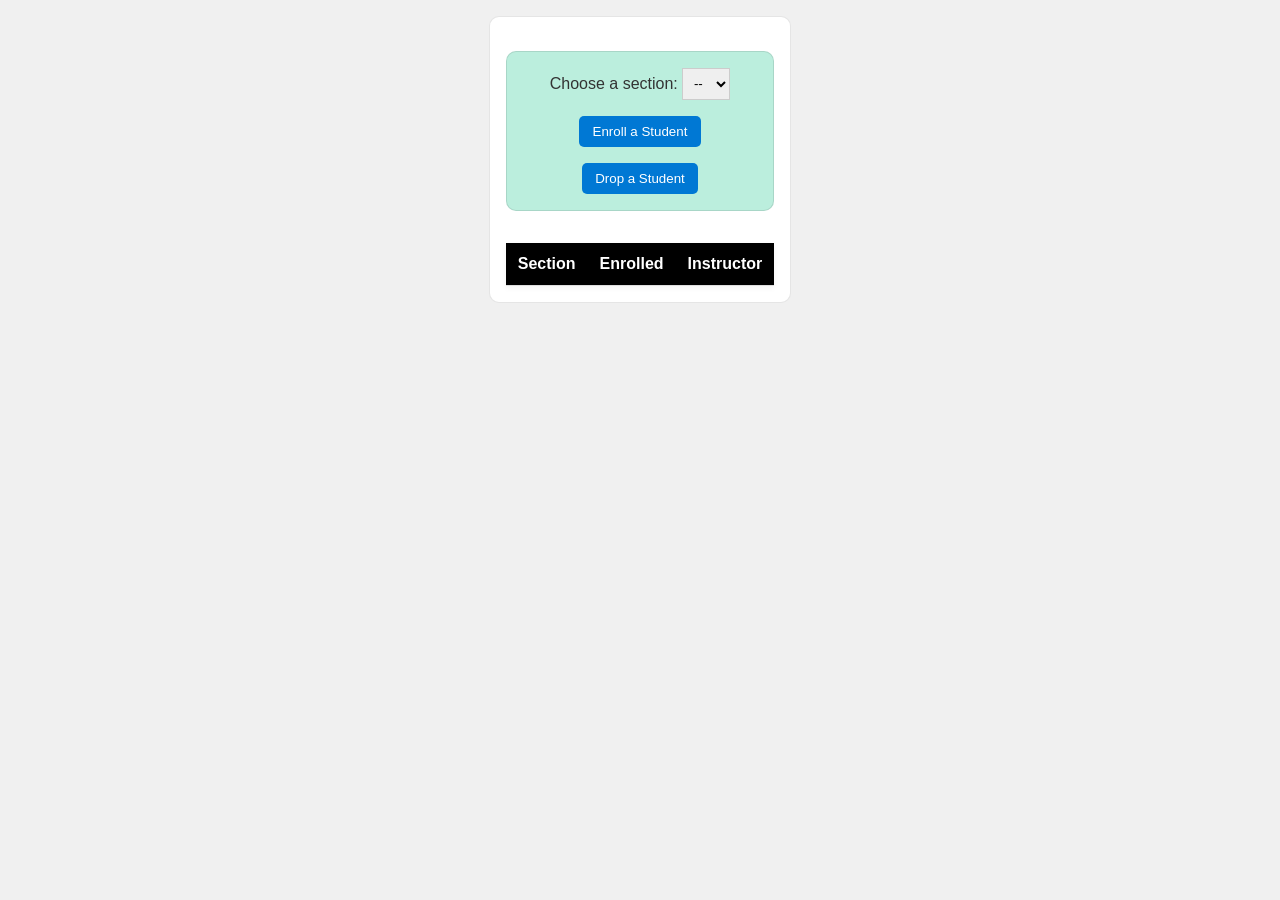
<file: week 03/modules.html>
<!DOCTYPE html>
<html lang="en">

<head>
  <meta charset="UTF-8">
  <meta name="viewport" content="width=device-width, initial-scale=1.0">
  <title>Modules Example: Course and Sections</title>
  <link rel="stylesheet" href="styles/modules.css">
  <script type="module" src="scripts/modules.mjs"></script>
</head>

<body>
  <main>
  <h1 id="courseName"></h1>
  <h2 id="courseCode"></h2>

  <div id="enrollment">
    <label for="sectionNumber">Choose a section:</label>
    <select id="sectionNumber">
      <option value="0" disabled selected>--</option>
    </select>
    <button id="enrollStudent">Enroll a Student</button>
    <button id="dropStudent">Drop a Student</button>
  </div>

  <table>
    <thead>
      <tr>
        <th>Section</th>
        <th>Enrolled</th>
        <th>Instructor</th>
      </tr>
    </thead>
    <tbody id="sections"></tbody>
  </table>
  </main>
</body>

</html>
</file>
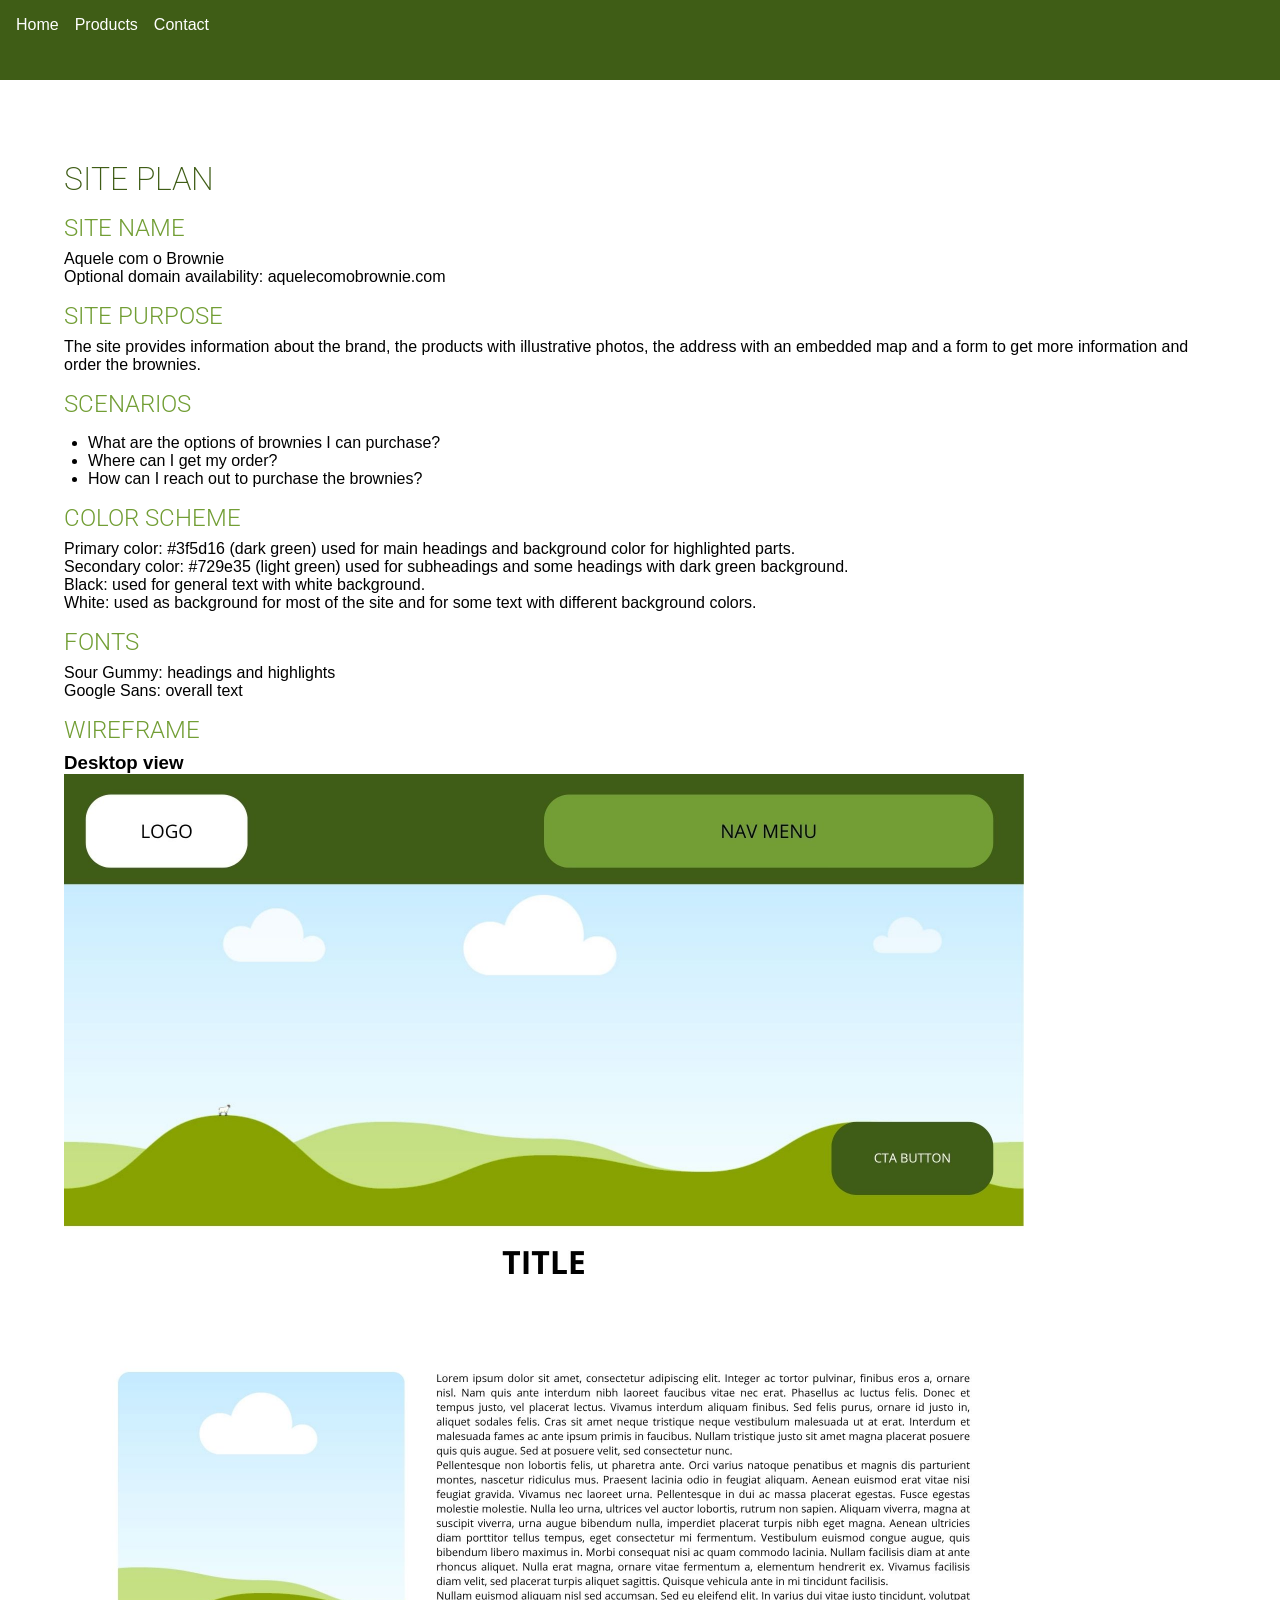
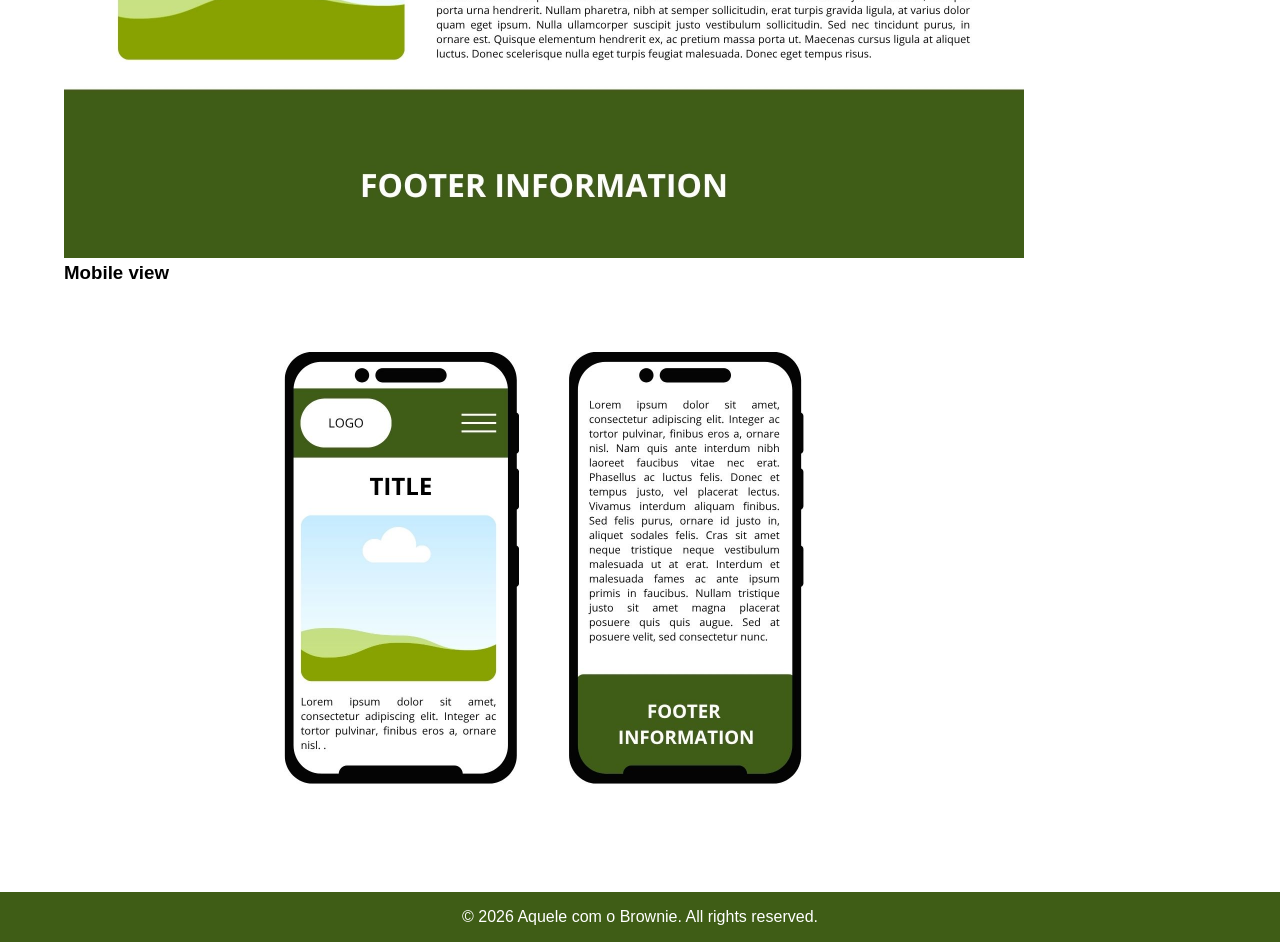
<file: project/site-plan/site-plan.html>
<!DOCTYPE html>
<html lang="en">
<head>
    <meta charset="UTF-8">
    <meta name="viewport" content="width=device-width, initial-scale=1.0">
    <title>Aquele com o Brownie</title>
    <meta name="description" content="Site plan for Aquele com o Brownie, a brand that sells brownies.">
    <meta name="author" content="Alexandre Oliveira">

    <link rel="stylesheet" href="styles/site-plan.css">

    <link rel="preconnect" href="https://fonts.googleapis.com">
    <link rel="preconnect" href="https://fonts.gstatic.com" crossorigin>
    <link href="https://fonts.googleapis.com/css2?family=Google+Sans:ital,opsz,wght@0,17..18,400..700;1,17..18,400..700&family=Josefin+Sans:ital,wght@0,100..700;1,100..700&family=Roboto:ital,wght@0,100..900;1,100..900&display=swap" rel="stylesheet">

    <link rel="preconnect" href="https://fonts.googleapis.com">
    <link rel="preconnect" href="https://fonts.gstatic.com" crossorigin>
    <link href="https://fonts.googleapis.com/css2?family=Google+Sans:ital,opsz,wght@0,17..18,400..700;1,17..18,400..700&family=Josefin+Sans:ital,wght@0,100..700;1,100..700&family=Roboto:ital,wght@0,100..900;1,100..900&family=Sour+Gummy:ital,wght@0,100..900;1,100..900&display=swap" rel="stylesheet">
</head>
<body>
    <header>
        <nav>
            <ul>
                <li><a href="#">Home</a></li>
                <li><a href="#">Products</a></li>
                <li><a href="#">Contact</a></li>
            </ul>
        </nav>
    </header>
    <main>
        <h1>Site Plan</h1>
        
        <h2>Site name</h2>
        <p>Aquele com o Brownie</p>
        <p>Optional domain availability: aquelecomobrownie.com</p>

        <h2>Site Purpose</h2>
        <p>The site provides information about the brand, the products with illustrative photos, the address with an embedded map and a form to get more information and order the brownies.</p>

        <h2>Scenarios</h2>
        <ul>
            <li>What are the options of brownies I can purchase?</li>
            <li>Where can I get my order?</li>
            <li>How can I reach out to purchase the brownies?</li>
        </ul>

        <h2>Color scheme</h2>
        <p>Primary color: #3f5d16 (dark green) used for main headings and background color for highlighted parts.</p>
        <p>Secondary color: #729e35 (light green) used for subheadings and some headings with dark green background.</p>
        <p>Black: used for general text with white background.</p>
        <p>White: used as background for most of the site and for some text with different background colors.</p>

        <h2>Fonts</h2>
        <p>Sour Gummy: headings and highlights</p>
        <p>Google Sans: overall text</p>

        <h2>Wireframe</h2>
        <h3>Desktop view</h3>
        <img src="images/wireframe-large-header.jpg" alt="wireframe desktop view" width="960" height="540">
        <img src="images/wireframe-large-footer.jpg" alt="wireframe desktop view" width="960" height="540">

        <h3>Mobile view</h3>
        <img src="images/wireframe-small.jpg" alt="wireframe mobile view" width="960" height="540">

    </main>

    <footer>
        <p>&copy; 2026 Aquele com o Brownie. All rights reserved.</p>
    </footer>
</body>
</html>
</file>
<file: styles/base.css>
/* Base styles for the website */
:root {
   --dark-blue: rgb(0, 0, 77);
   --light-blue: rgb(143, 191, 255);
}
* {
    font-family: "Roboto", sans-serif;
    font-size: 1rem;
    box-sizing: border-box;
    margin: 0;
    padding: 0;
    border: 0;
}

/* General styles for header and footer */
header, footer{
    align-items: center;
    background-color: var(--dark-blue);
    color: white;
    text-align: center;
}
header a, footer a, header ul, footer ul {
    color: black;
    text-decoration: none;
    list-style: none;
}

/* Header styles */
.name{
    padding-left: 1rem;
    font-size: 2.5rem;
    text-transform: uppercase;
}
#logo {
    width: 50px;
    height: 50px;
    margin: 1rem 0 0 1rem;
}

/* Navigation styles */
.hamburger-icon {
    display: none; 
    cursor: pointer;
    flex-direction: column;
    gap: 5px;
}
.menu-toggle {
    display: none;
}
nav {
    padding: 1rem;
    margin-top: 1rem;
    background-color: var(--light-blue);
    color: black;
}
nav ul{
    display: flex;
    justify-content: space-around;
    gap: 2rem;
    font-weight: bold;
}

/* Main content styles */
main{
    padding: 2rem;
}
main h1{
    text-align: center;
    font-size: 2rem;
    margin-bottom: 1rem;
}
main p{
    text-align: justify;
    padding: 1rem 2rem 1rem 2rem;
}
main img{
    display: block;
    margin: 1rem auto;
    padding: 0 0 1rem 0;
    max-width: 300px;
}
main h2{
    padding: .5rem;
    font-size: 1.5rem;
    text-align: center;
    font-weight: bold;
    background-color: var(--dark-blue);
    color: white;
}
.card{
    width: 100%;
    background-color: var(--light-blue);
    margin: 2rem 0;
}

/* Styles for the web certificates section */

#web-certificates-section {
    background-color: transparent;
}
#web-certificates-list {
    display: flex;
    flex-wrap: wrap;
    justify-content: center;
    gap: 1rem;
    padding: 1rem;
}

.credits-summary{
    text-align: center;
    font-weight: 700;
    margin-bottom: 0.5rem;
}

/* Filter buttons for courses */
#course-filters{
    display: flex;
    justify-content: center;
    gap: 0.5rem;
    margin: 0.5rem 0 1rem 0;
}
.filter-btn{
    padding: 0.35rem 0.75rem;
    border-radius: 6px;
    border: 1px solid rgba(0,0,0,0.08);
    background: transparent;
    cursor: pointer;
    font-weight: 700;
}
.filter-btn:hover{
    border: 1px solid var(--dark-blue);
}
.filter-btn.active{
    background-color: var(--dark-blue);
    color: white;
    border-color: var(--dark-blue);
}

.course-card.completed{
    background-color: var(--light-blue);
}

.course-card.incomplete{
    border: 3px solid var(--light-blue);
}

/*Footer styles */
footer{
    padding-bottom: 1rem;
}
.social-media-link {
    display: inline-block;
    justify-content: center;
    margin: 1rem 0.5rem;
    padding: 0 2rem 0 2rem;
    color: white;
}
.social-media-link:hover {
    color: var(--light-blue);
}
</file>
<file: styles/small.css>
@media (max-width: 800px) {

    /* Show hamburger icon and hide nav links on small screens */
    .hamburger-icon {
        display: flex;
        background-color: transparent;
        color: var(--dark-blue);
    }
    .nav-links {
        display: none; 
        flex-direction: column;
        width: 100%;
        position: absolute;
        top: 60px;
        left: 0;
        background-color: var(--light-blue);
    }
    /* Show nav when JS toggles the .nav-open class on <nav> */
    nav.nav-open .nav-links {
        display: flex;
        margin-top: 5rem;
        padding-bottom: 1rem;
        z-index: 1000;
    }
    nav a:hover{
        color: white;
    }
    .hamburger-icon:hover{
        color: white;
    }

    /* Stack content vertically on small screens */
    .course-card{
    width: 100%;
    height: 50px;
    padding: 1rem;
    border-radius: 8px;
    box-shadow: 0 2px 6px rgba(0,0,0,0.08);
    text-align: center;
    display: flex;
    align-items: center;
    justify-content: center;
    
    }
}
</file>
<file: styles/large.css>
@media (min-width: 801px) {

    nav a:hover{
        color: white;
    }
    .card-container{
        display: grid;
        grid-template-columns: 2fr 1fr;
        gap: 1rem;
    }
    #photo-section{
        margin-left: 1rem;
    }

    #web-certificates-section{
        grid-column: span 3;
    }
    
    .course-card{
    width: 30%;
    height: 50px;
    padding: 1rem;
    border-radius: 8px;
    box-shadow: 0 2px 6px rgba(0,0,0,0.08);
    text-align: center;
    display: flex;
    align-items: center;
    justify-content: center;
    
    }
}
</file>
<file: styles/prophets.css>
*{
    font-family: 'Trebuchet MS', Helvetica, sans-serif;
    margin: 0;
    padding: 0;
}
h1{
    text-align: center;
    padding: 20px;
    font-size: 3rem;
    color: darkgreen;
    text-transform: uppercase;
}
main{
    padding: 20px;
    max-width: 1200px;
    margin: 0 auto;
}
#cards{
    display: grid;
    grid-template-columns: repeat(auto-fit, minmax(350px, 1fr));
    gap: 20px;
    padding: 20px;
    background-color: #f9f9f9;
    border-radius: 8px;
    box-shadow: 1px 2px 4px rgba(0, 0, 0, 0.3);
}
h2{
    font-size: 1.5rem;
    margin-bottom: 10px;
    color: darkgreen;
    text-align: center;
}
p{
    font-size: 1rem;
    margin: 5px 0;
    color: #333;
    text-align: center;
}
img{
    padding: 10px 0 10px 0;
    border-radius: 5%;
}

section{
    background-color: #cce0cc;
    padding: 15px;
    border-radius: 8px;
    box-shadow: 0 1px 3px rgba(0, 0, 0, 0.1);
}
</file>
<file: chamber/styles/chamber-small.css>
/* =============================================
   ROOT VARIABLES & GLOBAL RESETS
   ============================================= */
:root {
    --dark-green:   #042608;
    --medium-green: #2a5c0b;
    --light-green:  #808f12;
    --off-white:    #faedd9;
    --light-gray:   #ccc;
    --dark-gray:    #333;
    font-family: "Roboto", sans-serif;
}
* {
    padding: 0;
    margin:  0;
    box-sizing: border-box;
}
ul  { list-style: none; }
a   { text-decoration: none; color: inherit; }
img { max-width: 100%; height: auto; display: block; }


/* =============================================
   HEADER & NAVIGATION
   ============================================= */
header {
    display: flex;
    justify-content: space-between;
    align-items: center;
    flex-wrap: wrap;
    background-color: var(--dark-green);
    color: var(--off-white);
}
header h1 {
    padding: 1rem;
    font-size: clamp(1rem, 3.5vw, 1.5rem);
    text-transform: uppercase;
}
#logo {
    width: 50px;
    height: 50px;
    margin: 1rem 0 1rem 1rem;
    flex-shrink: 0;
}
#logo-and-title {
    display: flex;
    align-items: center;
}
#logo-and-title:hover { color: var(--light-green); }

nav { width: auto; }

nav.nav-open {
    width: 100%;
    border-top: 1px solid var(--medium-green);
}

.hamburger-icon {
    background-color: transparent;
    color: var(--off-white);
    border: none;
    margin: 1rem;
    cursor: pointer;
    display: block;
}
.nav-links {
    display: none;
    flex-direction: column;
    width: 100%;
    text-align: center;
}
nav svg:hover, .hamburger-icon:hover { color: var(--light-green); }

nav.nav-open .nav-links {
    display: flex;
    margin-top: 0;
    padding: 1rem 0 2rem;
    gap: 2rem;
}
nav li:hover { color: var(--light-green); }


/* =============================================
   INDEX PAGE: Hero
   ============================================= */
.hero {
    position: relative;
    width: 100%;
}
#hero-image {
    width: 100%;
    height: auto;
    display: block;
}
#hero-button {
    position: absolute;
    bottom: 1rem;
    right: 1rem;
    background-color: var(--light-green);
    color: var(--off-white);
    border: none;
    padding: 0.75rem 1.5rem;
    border-radius: 5px;
    font-weight: bold;
    cursor: pointer;
    box-shadow: 0 4px 6px rgba(0,0,0,0.3);
    transition: background-color 0.2s, transform 0.2s;
}


/* =============================================
   INDEX PAGE: Page Heading
   ============================================= */
.page-heading {
    padding: 1rem 1.5rem 0.25rem;
    font-size: clamp(1.3rem, 4vw, 1.6rem);
    font-weight: bold;
    color: var(--dark-green);
}


/* =============================================
   INDEX PAGE: Important Information Cards
   ============================================= */
.important-information {
    display: flex;
    flex-direction: column;
    gap: 1.5rem;
    margin: 1rem 1.5rem 1.5rem;
}
.events-card,
.current-weather-card,
.weather-forecast-card {
    background-color: var(--off-white);
    text-align: center;
    padding: 1rem;
    border-radius: 8px;
    box-shadow: 0 4px 6px rgba(0,0,0,0.2);
}
.events-card h2,
.current-weather-card h2,
.weather-forecast-card h2 {
    background-color: var(--dark-green);
    color: white;
    padding: 1rem;
    margin: -1rem -1rem 1rem -1rem;
    font-weight: 300;
    text-transform: uppercase;
    border-radius: 8px 8px 0 0;
}
#forecast p {
    padding: 0.4rem 0;
    text-align: left;
    font-size: 1rem;
}
#forecast p strong { font-weight: bold; }
#weather-icon {
    width: 60px;
    height: 60px;
    margin: 0.5rem auto;
    display: block;
}


/* =============================================
   INDEX PAGE: Spotlight Cards
   ============================================= */
section.spotlights {
    box-shadow: none;
    padding: 0;
    background: transparent;
}
.spotlights-cards {
    display: flex;
    flex-direction: column;
    gap: 1.5rem;
    margin: 1rem 1.5rem 2rem;
}
.spotlight-card {
    display: flex;
    flex-direction: column;
    align-items: stretch;
    padding: 0;
    overflow: hidden;
    background-color: var(--off-white);
    box-shadow: 0 4px 6px rgba(0,0,0,0.2);
    border-radius: 8px;
    text-align: left;
    transition: transform 0.2s;
}
.spotlight-card h3 {
    background-color: var(--dark-green);
    color: white;
    padding: 0.75rem 1rem;
    text-align: center;
    font-weight: 300;
    text-transform: uppercase;
    font-size: 1rem;
    letter-spacing: 0.03em;
    margin: 0;
}
.spotlight-card .tagline {
    text-align: center;
    padding: 0.4rem 1rem;
    font-size: 0.85rem;
    font-style: italic;
    color: var(--medium-green);
    border-bottom: 1px solid rgba(0,0,0,0.07);
}
.spotlight-content {
    display: flex;
    flex-direction: row;
    align-items: center;
    gap: 1rem;
    padding: 0.75rem 1rem;
}
.spotlight-content img {
    width: 75px;
    height: 75px;
    object-fit: contain;
    border-radius: 6px;
    flex-shrink: 0;
    margin-bottom: 0;
}
.spotlight-card .info {
    flex: 1;
    display: flex;
    flex-direction: column;
    gap: 0.2rem;
}
.spotlight-card .info p {
    text-align: left;
    padding: 0;
    font-size: 0.82rem;
    line-height: 1.5;
}
.spotlight-card .info a {
    color: var(--medium-green);
    text-decoration: underline;
    word-break: break-all;
}
.spotlight-card:hover { transform: scale(1.02); }


/* =============================================
   DIRECTORY PAGE
   ============================================= */
#cards {
    display: flex;
    flex-direction: column;
    gap: 4rem;
    padding: 2rem 1.5rem;
}
#cards section {
    display: flex;
    flex-direction: column;
    justify-content: center;
    align-items: center;
    padding: 1rem;
    box-shadow: 0 6px 10px rgba(0,0,0,0.5);
    border-radius: 8px;
}
#cards section p { text-align: center; padding: 0.5rem; }
#cards section img { border-radius: 10px; margin-bottom: 1rem; }
#cards section:hover { background-color: var(--light-green); color: white; }


/* =============================================
   JOIN PAGE: Form layout
   ============================================= */

/* Outer flex container — column on mobile, row on desktop (overridden in large) */
.join-container {
    display: flex;
    flex-direction: column;
    gap: 0;
    padding: 0;
}

/* ── Form ── */
#join-form {
    display: flex;
    flex-direction: column;
    gap: 0.25rem;
    padding: 2rem 1.25rem;
    background-color: var(--off-white);
    box-shadow: 0 6px 10px rgba(0,0,0,0.4);
    border-radius: 8px;
    width: 100%;
    max-width: 540px;
    margin: 1.5rem auto;
}

/* Labels wrap their inputs (implicit association) */
#join-form label {
    display: flex;
    flex-direction: column;
    gap: 0.3rem;
    font-weight: bold;
    color: var(--dark-green);
    margin-bottom: 0.75rem;
    font-size: 0.95rem;
}

#join-form input[type="text"],
#join-form input[type="email"],
#join-form input[type="tel"],
#join-form select,
#join-form textarea {
    padding: 0.55rem 0.7rem;
    border: 1px solid var(--light-gray);
    border-radius: 4px;
    font-size: 1rem;
    color: var(--dark-gray);
    font-family: inherit;
    background-color: #fff;
    transition: border-color 0.2s;
    width: 100%;
}
#join-form input[type="text"]:focus,
#join-form input[type="email"]:focus,
#join-form input[type="tel"]:focus,
#join-form select:focus,
#join-form textarea:focus {
    border-color: var(--dark-green);
    outline: none;
    box-shadow: 0 0 0 2px rgba(4,38,8,0.15);
}

#join-form input[type="submit"] {
    background-color: var(--dark-green);
    color: var(--off-white);
    border: none;
    padding: 0.8rem 1.5rem;
    border-radius: 5px;
    font-weight: bold;
    font-size: 1rem;
    cursor: pointer;
    transition: background-color 0.2s, transform 0.2s;
    margin-top: 0.5rem;
    width: 100%;
}
#join-form input[type="submit"]:hover {
    background-color: var(--light-green);
    transform: scale(1.03);
}

/* ── Membership cards section ── */
.membership-cards {
    display: flex;
    flex-direction: column;
    gap: 1rem;
    padding: 1rem 1.25rem 2rem;
    width: 100%;
    max-width: 540px;
    margin: 0 auto;
}

/* ── Card entrance animation ── */
@keyframes cardEntrance {
    from {
        opacity: 0;
        transform: translateY(28px);
    }
    to {
        opacity: 1;
        transform: translateY(0);
    }
}

.membership-cards .member-card {
    opacity: 0;
    animation: cardEntrance 0.55s ease forwards;
    background-color: var(--dark-green);
    box-shadow: 0 6px 10px rgba(0,0,0,0.5);
    border-radius: 8px;
    padding: 1.25rem 1rem;
    text-align: center;
    display: flex;
    flex-direction: column;
    align-items: center;
    gap: 0.5rem;
}
.membership-cards .member-card:nth-child(1) { animation-delay: 0.15s; }
.membership-cards .member-card:nth-child(2) { animation-delay: 0.35s; }
.membership-cards .member-card:nth-child(3) { animation-delay: 0.55s; }
.membership-cards .member-card:nth-child(4) { animation-delay: 0.75s; }

.membership-cards .member-card h3 {
    color: var(--off-white);
    font-size: 1.05rem;
    font-weight: 700;
    text-transform: uppercase;
    letter-spacing: 0.04em;
}
.membership-cards .member-card p {
    color: var(--off-white);
    font-size: 0.9rem;
    opacity: 0.85;
}
.membership-cards .member-card .modal-trigger {
    margin-top: 0.25rem;
    background-color: transparent;
    color: var(--light-green);
    border: 1px solid var(--light-green);
    padding: 0.4rem 1rem;
    border-radius: 4px;
    cursor: pointer;
    font-size: 0.85rem;
    font-weight: bold;
    transition: background-color 0.2s, color 0.2s;
}
.membership-cards .member-card .modal-trigger:hover {
    background-color: var(--light-green);
    color: var(--off-white);
}


/* =============================================
   DIALOGS / MODALS
   ============================================= */
dialog {
    width: min(90vw, 420px);
    padding: 2rem 1.75rem;
    border: none;
    border-radius: 10px;
    background-color: var(--off-white);
    box-shadow: 0 8px 30px rgba(0,0,0,0.35);
    /* Centre on screen when opened with showModal() */
    position: fixed;
    top: 50%;
    left: 50%;
    transform: translate(-50%, -50%);
}
dialog::backdrop {
    background-color: rgba(0,0,0,0.55);
}
dialog h2 {
    color: var(--dark-green);
    font-size: 1.2rem;
    font-weight: 700;
    margin-bottom: 1rem;
    text-align: center;
    text-transform: uppercase;
    letter-spacing: 0.03em;
}
dialog ul {
    list-style: disc;
    padding-left: 1.4rem;
    margin-bottom: 1.25rem;
    display: flex;
    flex-direction: column;
    gap: 0.4rem;
}
dialog ul li {
    font-size: 0.95rem;
    color: var(--dark-gray);
    line-height: 1.5;
}
.modal-close {
    display: block;
    width: 100%;
    background-color: var(--dark-green);
    color: var(--off-white);
    border: none;
    padding: 0.65rem 1.25rem;
    border-radius: 5px;
    font-weight: bold;
    font-size: 0.95rem;
    cursor: pointer;
    transition: background-color 0.2s, transform 0.15s;
}
.modal-close:hover {
    background-color: var(--light-green);
    transform: scale(1.03);
}


/* =============================================
   THANK-YOU PAGE
   ============================================= */
.thankyou-container {
    max-width: 600px;
    margin: 2rem auto;
    padding: 2rem 1.25rem;
    background-color: var(--off-white);
    border-radius: 8px;
    box-shadow: 0 6px 14px rgba(0,0,0,0.3);
}
.thankyou-container h2 {
    color: var(--dark-green);
    font-size: 1.6rem;
    margin-bottom: 0.5rem;
}
.thankyou-container > p {
    color: var(--dark-gray);
    margin-bottom: 1.5rem;
    font-size: 1rem;
}
.application-summary {
    display: grid;
    grid-template-columns: auto 1fr;
    gap: 0.6rem 1.5rem;
    align-items: baseline;
}
.application-summary dt {
    font-weight: bold;
    color: var(--dark-green);
    font-size: 0.9rem;
    text-transform: uppercase;
    letter-spacing: 0.04em;
    white-space: nowrap;
}
.application-summary dd {
    color: var(--dark-gray);
    font-size: 1rem;
    word-break: break-word;
}
.thankyou-home-link {
    display: inline-block;
    margin-top: 1.75rem;
    background-color: var(--dark-green);
    color: var(--off-white);
    padding: 0.75rem 1.5rem;
    border-radius: 5px;
    font-weight: bold;
    transition: background-color 0.2s, transform 0.2s;
}
.thankyou-home-link:hover {
    background-color: var(--light-green);
    transform: scale(1.04);
}


/* =============================================
   FOOTER (Mobile — stacked layout)
   ============================================= */
footer {
    background-color: var(--dark-green);
    color: var(--off-white);
    padding: 2rem 1rem;
    display: flex;
    flex-direction: column;
    align-items: center;
    text-align: center;
    gap: 2rem;
}
.footer-section { margin-bottom: 0; }
#social-media li {
    display: flex;
    gap: 1rem;
    justify-content: center;
}
.social-media-link { padding: 0.5rem; }
footer ul li a:hover { color: var(--light-green); }

/* =============================================
   DISCOVER PAGE – Small screens (320 – 640 px)
   Single-column stacked layout using named areas
   ============================================= */
 
/* Visit message banner */
.visit-banner {
    background-color: var(--medium-green);
    color: var(--off-white);
    text-align: center;
    padding: 0.75rem 1.5rem;
    font-size: 0.95rem;
    font-weight: 500;
    letter-spacing: 0.02em;
}
 
/* Page heading row */
.discover-heading {
    padding: 1rem 1.5rem 0.25rem;
    font-size: clamp(1.3rem, 4vw, 1.6rem);
    font-weight: bold;
    color: var(--dark-green);
}
 
/* ── Grid container (small: 1 column) ── */
.discover-grid {
    display: grid;
    padding: 1rem 1.25rem 2rem;
    gap: 1.5rem;
 
    /* Named areas: one card per row */
    grid-template-areas:
        "card1"
        "card2"
        "card3"
        "card4"
        "card5"
        "card6"
        "card7"
        "card8";
    grid-template-columns: 1fr;
}
 
/* Assign each card to its named area */
.discover-card:nth-child(1) { grid-area: card1; }
.discover-card:nth-child(2) { grid-area: card2; }
.discover-card:nth-child(3) { grid-area: card3; }
.discover-card:nth-child(4) { grid-area: card4; }
.discover-card:nth-child(5) { grid-area: card5; }
.discover-card:nth-child(6) { grid-area: card6; }
.discover-card:nth-child(7) { grid-area: card7; }
.discover-card:nth-child(8) { grid-area: card8; }
 
/* ── Card base styles ── */
.discover-card {
    background-color: var(--off-white);
    border-radius: 8px;
    box-shadow: 0 4px 10px rgba(0,0,0,0.2);
    overflow: hidden;
    display: flex;
    flex-direction: column;
    transition: transform 0.25s, box-shadow 0.25s;
}
 
.discover-card h2 {
    background-color: var(--dark-green);
    color: var(--off-white);
    font-size: 1rem;
    font-weight: 600;
    text-transform: uppercase;
    letter-spacing: 0.04em;
    padding: 0.75rem 1rem;
    margin: 0;
}
 
/* figure / image — no hover effect on mobile */
.discover-card figure {
    margin: 0;
    overflow: hidden;
    line-height: 0;
}
.discover-card figure img {
    width: 100%;
    height: 200px;
    object-fit: cover;
    display: block;
    /* No transform/transition on small screens */
}
 
.discover-card address {
    font-style: italic;
    font-size: 0.82rem;
    color: var(--medium-green);
    padding: 0.6rem 1rem 0.2rem;
    line-height: 1.4;
}
 
.discover-card p {
    font-size: 0.9rem;
    color: var(--dark-gray);
    padding: 0.4rem 1rem 0.75rem;
    line-height: 1.6;
    flex: 1;
}
 
.learn-more-btn {
    align-self: flex-start;
    margin: 0 1rem 1rem;
    background-color: var(--dark-green);
    color: var(--off-white);
    border: none;
    padding: 0.55rem 1.1rem;
    border-radius: 4px;
    font-size: 0.85rem;
    font-weight: bold;
    cursor: pointer;
    transition: background-color 0.2s, transform 0.2s;
}
.learn-more-btn:hover {
    background-color: var(--light-green);
    transform: scale(1.04);
}
 
 
/* =============================================
   DISCOVER PAGE – Medium screens (641 – 1024 px)
   Asymmetric 2-column layout using named areas:
   card1 spans full width (hero),
   card2 & card3 side-by-side,
   card4 half-width + card5 half-width,
   card6 full-width,
   card7 & card8 side-by-side
   ============================================= */
@media (min-width: 641px) and (max-width: 1024px) {
    .discover-grid {
        padding: 1.5rem 2rem 2.5rem;
        gap: 1.25rem;
        grid-template-columns: 1fr 1fr;
        grid-template-areas:
            "card1 card1"
            "card2 card3"
            "card4 card5"
            "card6 card6"
            "card7 card8";
    }
 
    /* Hover effect enabled from medium up */
    .discover-card figure img {
        transition: transform 0.35s ease, filter 0.35s ease;
    }
    .discover-card figure img:hover {
        transform: scale(1.06);
        filter: brightness(1.08) saturate(1.2);
    }
 
    /* Full-width cards get a landscape image height */
    .discover-card:nth-child(1) figure img,
    .discover-card:nth-child(6) figure img {
        height: 260px;
    }
 
    .discover-card h2 { font-size: 1.05rem; }
}
</file>
<file: chamber/styles/chamber-large.css>
@media (min-width: 601px) {

    /* =============================================
       HEADER & NAVIGATION (Desktop)
       ============================================= */
    .hamburger-icon, .menu-toggle { display: none; }

    header {
        flex-wrap: nowrap;
        padding: 0 2rem;
    }
    #logo-and-title { flex: 1; }
    nav {
        width: auto;
        flex: 2;
    }
    nav.nav-open {
        width: auto;
        border-top: none;
    }
    .nav-links {
        display: flex;
        flex-direction: row;
        justify-content: flex-end;
        align-items: center;
        gap: 2rem;
        margin: 0;
        padding-right: 2rem;
        font-weight: bold;
        font-size: 1.2rem;
    }


    /* =============================================
       INDEX PAGE: Page Heading ("Home")
       ============================================= */
    .page-heading {
        padding: 1.25rem 4rem 0.25rem;
        font-size: 2rem;
    }


    /* =============================================
       INDEX PAGE: Desktop Hero
       ============================================= */
    #hero-button {
        bottom: 3rem;
        right: 4rem;
        padding: 1rem 2.5rem;
        font-size: 1.2rem;
    }
    #hero-button:hover {
        background-color: var(--dark-green);
        transform: scale(1.1);
    }


    /* =============================================
       INDEX PAGE: Desktop Info Cards
       Grid: Events (2fr) | Current Weather (1fr) | Forecast (1fr)
       ============================================= */
    .important-information {
        margin: 1.5rem 4rem 2rem;
        display: grid;
        grid-template-columns: 2fr 1fr 1fr;
        gap: 2rem;
    }
    .events-card:hover,
    .current-weather-card:hover,
    .weather-forecast-card:hover {
        transform: scale(1.02);
        transition: transform 0.3s;
    }


    /* =============================================
       INDEX PAGE: Desktop Spotlight Cards
       ============================================= */
    .spotlights-cards {
        display: grid;
        grid-template-columns: repeat(3, 1fr);
        gap: 2rem;
        margin: 0.5rem 4rem 3rem;
    }
    .spotlight-card { align-items: stretch; }
    .spotlight-content {
        padding: 1rem;
        gap: 1rem;
    }
    .spotlight-content img {
        width: 80px;
        height: 80px;
    }
    .spotlight-card .info p { font-size: 0.85rem; }
    .spotlight-card:hover {
        transform: scale(1.03);
        transition: transform 0.3s;
    }


    /* =============================================
       DIRECTORY PAGE: Cards layout
       ============================================= */
    #cards {
        display: grid;
        grid-template-columns: 1fr 1fr 1fr;
        gap: 4rem;
        padding: 4rem;
    }
    .menu {
        display: flex;
        justify-content: center;
        margin-top: 2rem;
        gap: 2rem;
    }
    main button {
        height: 40px;
        width: 200px;
        border-radius: 10px;
        border: 2px solid var(--light-green);
    }
    main button:hover { background-color: var(--light-green); }
    .menu svg { color: var(--dark-green); }

    .grid {
        display: grid;
        grid-template-columns: repeat(auto-fit, minmax(200px, 1fr));
        grid-gap: 5px;
        align-items: center;
    }
    .grid section { text-align: center; }

    .list { display: flex; flex-direction: column; }
    .list #cards {
        display: flex;
        flex-direction: column;
        width: 90%;
        gap: 1rem;
        margin: 0 auto;
    }
    .list section {
        display: grid;
        grid-template-columns: 1fr 1fr 1fr 1fr 1fr;
        height: 100px;
        margin: 0;
        padding: 0.25rem;
        background-color: var(--dark-green);
        color: white;
    }
    .list section img { display: none; }
    .list section:nth-child(even):hover {
        background-color: var(--light-green);
        color: white;
    }


    /* =============================================
       JOIN PAGE (Desktop): form left, cards right
       ============================================= */

    /* Override mobile centering on the outer wrapper */
    .join-container {
        flex-direction: row;
        align-items: flex-start;
        gap: 2.5rem;
        padding: 2rem 4rem;
        max-width: 1200px;
        margin: 0 auto;
    }

    /* Form occupies the left column — override mobile max-width & margin */
    #join-form {
        flex: 1 1 0;
        max-width: none;
        margin: 0;
    }

    /* Cards column on the right */
    .membership-cards {
        flex: 0 0 280px;      /* fixed right-column width */
        max-width: 280px;
        padding: 0;
        margin: 0;
        gap: 1.25rem;
        /* sticky so cards stay visible while user scrolls the form */
        position: sticky;
        top: 1rem;
        align-self: flex-start;
    }

    /* Cards stack vertically in the right column */
    .membership-cards .member-card {
        text-align: left;
        align-items: flex-start;
        padding: 1.1rem 1.2rem;
    }
    .membership-cards .member-card h3 { font-size: 0.95rem; }
    .membership-cards .member-card .modal-trigger { align-self: flex-end; }


    /* =============================================
       DIALOGS / MODALS (Desktop override)
       ============================================= */
    dialog {
        width: 440px;
    }


    /* =============================================
       THANK-YOU PAGE (Desktop)
       ============================================= */
    .thankyou-container {
        margin: 3rem auto;
        padding: 2.5rem 3rem;
    }
    .thankyou-container h2 { font-size: 2rem; }


    /* =============================================
       FOOTER (Desktop — 3 columns)
       ============================================= */
    footer {
        flex-direction: row;
        justify-content: space-between;
        align-items: center;
        text-align: left;
        padding: 2rem 4rem;
    }
    #contact-info {
        flex: 1;
        text-align: left;
    }
    #social-media {
        flex: 1;
        justify-content: center;
        align-content: center;
    }
    #footer-info {
        flex: 1;
        text-align: right;
    }
}
/* =============================================
   DISCOVER PAGE – Large screens (1025 px +)
   Rich 3-column asymmetric layout:
   Row 1 : card1 (2 cols) | card2 (1 col)
   Row 2 : card3 (1 col)  | card4 (1 col) | card5 (1 col)
   Row 3 : card6 (1 col)  | card7 (2 cols)
   Row 4 : card8 (full width)
   ============================================= */
@media (min-width: 1025px) {
    .discover-grid {
        padding: 2rem 4rem 3rem;
        gap: 1.5rem;
        grid-template-columns: 1fr 1fr 1fr;
        grid-template-areas:
            "card1 card1 card2"
            "card3 card4 card5"
            "card6 card7 card7"
            "card8 card8 card8";
    }
 
    /* Hover effect on images */
    .discover-card figure img {
        transition: transform 0.4s ease, filter 0.4s ease, box-shadow 0.4s ease;
    }
    .discover-card figure img:hover {
        transform: scale(1.07) rotate(-0.5deg);
        filter: brightness(1.1) saturate(1.25);
    }
 
    /* Wide-span cards get taller images */
    .discover-card:nth-child(1) figure img,
    .discover-card:nth-child(7) figure img,
    .discover-card:nth-child(8) figure img {
        height: 280px;
    }
 
    .discover-card h2 { font-size: 1.1rem; }
 
    .discover-heading {
        padding: 1.25rem 4rem 0.25rem;
        font-size: 2rem;
    }
 
    .discover-card:hover {
        transform: translateY(-4px);
        box-shadow: 0 10px 24px rgba(0,0,0,0.25);
    }
}
</file>
<file: project/styles/style.css>
/* ========================================
   AQUELE COM O BROWNIE — Main Stylesheet
   ======================================== */

/* --- Google Fonts: loaded via <link> in each HTML head (removed @import for faster rendering) --- */

/* --- CSS Custom Properties --- */
:root {
  --green-dark:  #3f5d16;
  --green-light: #729e35;
  --green-pale:  #e8f0d8;
  --black:       #1a1a1a;
  --gray-dark:   #444444;
  --gray-mid:    #888888;
  --gray-light:  #e5e5e5;
  --white:       #ffffff;
  --cream:       #faf8f4;

  /* Friends accent dots */
  --friends-red:    #cc2200;
  --friends-blue:   #1155aa;
  --friends-yellow: #ddaa00;
  --friends-orange: #dd6600;
  --friends-purple: #7733aa;

  --font-heading: 'Roboto', sans-serif;
  --font-body:    'DM Sans', sans-serif;

  --radius-sm:  6px;
  --radius-md:  12px;
  --radius-lg:  24px;
  --radius-xl:  40px;

  --shadow-sm:  0 2px 8px rgba(0,0,0,.08);
  --shadow-md:  0 6px 24px rgba(0,0,0,.12);
  --shadow-lg:  0 16px 48px rgba(0,0,0,.18);

  --transition: .3s cubic-bezier(.4,0,.2,1);

  --header-h: 72px;
}

/* --- Reset & Base --- */
*, *::before, *::after { box-sizing: border-box; margin: 0; padding: 0; }

html { scroll-behavior: smooth; font-size: 16px; }

body {
  font-family: var(--font-body);
  color: var(--black);
  background: var(--white);
  line-height: 1.6;
  overflow-x: hidden;
}

img { max-width: 100%; height: auto; display: block; }
a  { color: inherit; text-decoration: none; }
ul, ol { list-style: none; }
button { cursor: pointer; border: none; background: none; font-family: inherit; }
input, textarea, select { font-family: inherit; }

/* --- Typography --- */
h1, h2, h3, h4, h5, h6 {
  font-family: var(--font-heading);
  font-weight: 700;
  line-height: 1.2;
  color: var(--black);
}

h1 { font-size: clamp(2rem, 5vw, 3.5rem); }
h2 { font-size: clamp(1.5rem, 3.5vw, 2.5rem); }
h3 { font-size: clamp(1.1rem, 2.5vw, 1.5rem); }

p { color: var(--gray-dark); line-height: 1.75; }

.text-green-dark  { color: var(--green-dark); }
.text-green-light { color: var(--green-light); }
.text-white       { color: var(--white); }

/* --- Layout Utilities --- */
.container {
  width: 100%;
  max-width: 1200px;
  margin: 0 auto;
  padding: 0 24px;
}

.container--narrow { max-width: 760px; }

.section-title--large { margin-bottom: 40px; }

.attribution-heading { font-size: 1.2rem; margin-bottom: 16px; color: var(--green-dark); }

.mb-16 { margin-bottom: 16px; }
.mb-40 { margin-bottom: 40px; }

.credits-list { margin-bottom: 40px; display: flex; flex-direction: column; gap: 10px; }

/* Utilities and replacements for removed inline styles */
.mobile-cta { margin-top: 24px; justify-content: center; display: inline-flex; }
.modal-badges-inline { position: static; margin-top: 8px; }
.section--cta { padding: 96px 0; }
.text-center { text-align: center; }
.highlight-grid { display:grid; grid-template-columns:repeat(3,1fr); gap:24px; text-align:center; }

/* Small spacing utilities used to replace inline styles */
.mb-20 { margin-bottom: 20px; }
.mb-32 { margin-bottom: 32px; }
.mt-48 { margin-top: 48px; }

/* Small helpers added during inline-style cleanup */
.mb-28 { margin-bottom: 28px; }
.mt-40 { margin-top: 40px; }
.mt-8 { margin-top: 8px; }
.mx-auto { margin-left: auto; margin-right: auto; }
.py-16 { padding-top: 16px; padding-bottom: 16px; }
.text-muted { color: var(--gray-mid); }
.no-italic { font-style: normal; }

/* Flex helpers */
.center-flex-wrap { display:flex; gap:12px; flex-wrap:wrap; justify-content:center; }

/* Callouts */
.callout--pale { margin-top:32px; padding:20px; background:var(--green-pale); border-radius:var(--radius-md); }
.callout-title { font-size:.9rem; color:var(--green-dark); font-weight:600; margin-bottom:8px; }

/* Small text variants */
.small { font-size:.85rem; color:var(--gray-dark); margin:0; }
.small-muted { font-size:.78rem; color:var(--gray-mid); margin:8px 0 0; }

/* Small italic note */
.italic-note { font-style: italic; color: var(--green-dark); font-size: .9rem; margin: 0; }

/* Compact H2 variant used in contact/info blocks */
.h2-compact { font-size: 1.4rem; }

/* Modal / product helpers */
.modal-category { font-size:.8rem; font-weight:700; letter-spacing:.08em; text-transform:uppercase; color:var(--green-light); margin-bottom:6px; }
.no-underline { text-decoration: none; }
.outline-green { color: var(--green-dark); border-color: var(--green-dark); }


/* Stat (highlight) numbers */
.stat-number { font-size: 2.5rem; font-weight: 900; color: var(--green-dark); font-family: var(--font-heading); }
.stat-label { font-weight: 600; color: var(--gray-dark); margin: 4px 0 0; }

/* CTA large button variant */
.cta-btn-lg { font-size: 1.05rem; padding: 18px 40px; }

.section { padding: 80px 0; }
.section--dark { background: var(--green-dark); }
.section--cream { background: var(--cream); }
.section--pale  { background: var(--green-pale); }

.section-label {
  display: inline-block;
  font-family: var(--font-heading);
  font-size: .75rem;
  font-weight: 700;
  letter-spacing: .15em;
  text-transform: uppercase;
  color: var(--green-light);
  margin-bottom: 12px;
}
.section--dark .section-label { color: var(--green-pale); }

.section-title {
  margin-bottom: 16px;
}
.section-title--white { color: var(--white); }

.section-sub {
  font-size: 1.1rem;
  color: var(--gray-mid);
  max-width: 580px;
}
.section--dark .section-sub { color: rgba(255,255,255,.7); }

.section-header { margin-bottom: 56px; }
.section-header--center { text-align: center; }
.section-header--center .section-sub { margin: 0 auto; }

/* --- Buttons --- */
.btn {
  display: inline-flex;
  align-items: center;
  gap: 8px;
  font-family: var(--font-heading);
  font-weight: 700;
  font-size: .95rem;
  letter-spacing: .03em;
  padding: 14px 32px;
  border-radius: 50px;
  transition: var(--transition);
  white-space: nowrap;
}

.btn--primary {
  background: var(--green-light);
  color: var(--white);
}
.btn--primary:hover {
  background: var(--green-dark);
  transform: translateY(-2px);
  box-shadow: 0 8px 24px rgba(63,93,22,.35);
}

.btn--outline {
  background: transparent;
  color: var(--white);
  border: 2px solid var(--white);
}
.btn--outline:hover {
  background: var(--white);
  color: var(--green-dark);
}

.btn--dark {
  background: var(--green-dark);
  color: var(--white);
}
.btn--dark:hover {
  background: var(--green-light);
  transform: translateY(-2px);
  box-shadow: 0 8px 24px rgba(114,158,53,.35);
}

/* ========================================
   HEADER & NAVIGATION
   ======================================== */

.site-header {
  position: sticky;
  top: 0;
  z-index: 1000;
  height: var(--header-h);
  background: var(--white);
  border-bottom: 1px solid var(--gray-light);
  display: flex;
  align-items: center;
  transition: box-shadow var(--transition);
}
.site-header.scrolled { box-shadow: var(--shadow-md); }

.header-inner {
  display: flex;
  align-items: center;
  justify-content: space-between;
  width: 100%;
}

.logo-link {
  display: flex;
  align-items: center;
  gap: 12px;
}
.logo-img {
  width: 48px;
  height: 48px;
  object-fit: cover;
  border-radius: 50%;
}
.logo-name {
  font-family: var(--font-heading);
  font-size: .95rem;
  font-weight: 700;
  color: var(--green-dark);
  line-height: 1.2;
}
.logo-dots {
  display: flex;
  gap: 4px;
  margin-top: 3px;
}
.logo-dots span {
  width: 4px;
  height: 4px;
  border-radius: 50%;
}
.logo-dots span:nth-child(1) { background: var(--friends-red); }
.logo-dots span:nth-child(2) { background: var(--friends-blue); }
.logo-dots span:nth-child(3) { background: var(--friends-yellow); }
.logo-dots span:nth-child(4) { background: var(--friends-orange); }
.logo-dots span:nth-child(5) { background: var(--friends-purple); }
.logo-dots span:nth-child(6) { background: var(--green-light); }

.main-nav {
  display: flex;
  align-items: center;
  gap: 40px;
}

.nav-links {
  display: flex;
  align-items: center;
  gap: 8px;
}

.nav-link {
  font-family: var(--font-heading);
  font-size: .9rem;
  font-weight: 500;
  color: var(--gray-dark);
  padding: 8px 12px;
  border-radius: var(--radius-sm);
  transition: var(--transition);
  position: relative;
}
.nav-link:hover { color: var(--green-dark); background: var(--green-pale); }
.nav-link.active {
  color: var(--green-dark);
  font-weight: 700;
}
.nav-link.active::after {
  content: '';
  position: absolute;
  bottom: -2px;
  left: 12px;
  right: 12px;
  height: 2px;
  background: var(--green-light);
  border-radius: 2px;
}

.nav-cta { margin-left: 16px; }

/* Hamburger */
.hamburger {
  display: none;
  flex-direction: column;
  gap: 5px;
  padding: 8px;
  border-radius: var(--radius-sm);
  transition: var(--transition);
}
.hamburger span {
  display: block;
  width: 24px;
  height: 2px;
  background: var(--green-dark);
  border-radius: 2px;
  transition: var(--transition);
}
.hamburger.open span:nth-child(1) { transform: rotate(45deg) translate(5px, 5px); }
.hamburger.open span:nth-child(2) { opacity: 0; transform: scaleX(0); }
.hamburger.open span:nth-child(3) { transform: rotate(-45deg) translate(5px, -5px); }

/* Mobile Nav */
.mobile-nav {
  display: none;
  position: fixed;
  top: var(--header-h);
  left: 0;
  right: 0;
  bottom: 0;
  background: var(--white);
  z-index: 999;
  padding: 32px 24px;
  flex-direction: column;
  gap: 8px;
  opacity: 0;
  transform: translateY(-16px);
  pointer-events: none;
  transition: var(--transition);
  overflow-y: auto;
}
.mobile-nav.open {
  opacity: 1;
  transform: translateY(0);
  pointer-events: all;
}

.mobile-nav-link {
  display: block;
  font-family: var(--font-heading);
  font-size: 1.3rem;
  font-weight: 700;
  color: var(--black);
  padding: 16px 0;
  border-bottom: 1px solid var(--gray-light);
  transition: var(--transition);
}
.mobile-nav-link:hover,
.mobile-nav-link.active { color: var(--green-dark); }

/* ========================================
   FOOTER
   ======================================== */

.site-footer {
  background: var(--green-dark);
  color: rgba(255,255,255,.8);
  padding: 60px 0 32px;
}

.footer-grid {
  display: grid;
  grid-template-columns: 1.5fr 1fr 1fr;
  gap: 48px;
  margin-bottom: 48px;
}

.footer-brand .logo-img { width: 72px; height: 72px; margin-bottom: 16px;  }
.footer-brand p { color: rgba(255,255,255,.65); font-size: .9rem; line-height: 1.7; margin-top: 12px; }

.footer-col-title {
  font-family: var(--font-heading);
  font-size: .85rem;
  font-weight: 700;
  letter-spacing: .1em;
  text-transform: uppercase;
  color: var(--green-light);
  margin-bottom: 20px;
}

.footer-links li { margin-bottom: 10px; }
.footer-links a {
  color: rgba(255,255,255,.7);
  font-size: .9rem;
  transition: var(--transition);
}
.footer-links a:hover { color: var(--white); }

.footer-bottom {
  border-top: 1px solid rgba(255,255,255,.12);
  padding-top: 24px;
  display: flex;
  align-items: center;
  justify-content: space-between;
  flex-wrap: wrap;
  gap: 12px;
}
.footer-bottom p { font-size: .8rem; color: rgba(255,255,255,.45); }
.footer-bottom a { color: rgba(255,255,255,.55); font-size: .8rem; transition: var(--transition); }
.footer-bottom a:hover { color: var(--white); }

/* ========================================
   HOME PAGE — HERO
   ======================================== */

.hero {
  position: relative;
  min-height: calc(100vh - var(--header-h));
  display: flex;
  align-items: center;
  background: var(--green-dark);
  overflow: hidden;
}

.hero-bg {
  position: absolute;
  inset: 0;
  background-image: url('https://images.unsplash.com/photo-1606313564200-e75d5e30476c?w=1600&q=80&fit=crop');
  background-size: cover;
  background-position: center;
  opacity: .18;
  transform: scale(1.05);
  transition: transform 8s ease;
}
.hero-bg.loaded { transform: scale(1); }

.hero-overlay {
  position: absolute;
  inset: 0;
  background: linear-gradient(120deg, rgba(63,93,22,.95) 45%, rgba(63,93,22,.6) 100%);
}

.hero-content {
  position: relative;
  z-index: 1;
  max-width: 680px;
  animation: fadeSlideUp .8s ease both;
}

.hero-eyebrow {
  display: flex;
  align-items: center;
  gap: 8px;
  margin-bottom: 24px;
}
.hero-eyebrow span {
  font-family: var(--font-heading);
  font-size: .8rem;
  font-weight: 700;
  letter-spacing: .18em;
  text-transform: uppercase;
  color: var(--green-light);
}
.hero-eyebrow-dots { display: flex; gap: 6px; }
.hero-eyebrow-dots i {
  display: block;
  width: 8px;
  height: 8px;
  border-radius: 50%;
}
.hero-eyebrow-dots i:nth-child(1) { background: var(--friends-red); }
.hero-eyebrow-dots i:nth-child(2) { background: var(--friends-blue); }
.hero-eyebrow-dots i:nth-child(3) { background: var(--friends-yellow); }
.hero-eyebrow-dots i:nth-child(4) { background: var(--friends-orange); }
.hero-eyebrow-dots i:nth-child(5) { background: var(--friends-purple); }
.hero-eyebrow-dots i:nth-child(6) { background: var(--green-light); }

.hero-title {
  font-size: clamp(2.5rem, 6vw, 4.5rem);
  font-weight: 900;
  color: var(--white);
  line-height: 1.08;
  margin-bottom: 24px;
}
.hero-title em {
  color: var(--green-light);
  font-style: normal;
}

.hero-subtitle {
  font-size: 1.15rem;
  color: rgba(255,255,255,.82);
  max-width: 500px;
  margin-bottom: 40px;
  line-height: 1.7;
}

.hero-actions {
  display: flex;
  gap: 16px;
  flex-wrap: wrap;
}

.hero-image-col {
  position: absolute;
  right: 0;
  bottom: 0;
  top: 0;
  width: 45%;
  overflow: hidden;
}
.hero-image-col img {
  width: 100%;
  height: 100%;
  object-fit: cover;
  opacity: .55;
  transform: scale(1.05);
  animation: subtleZoom 12s ease infinite alternate;
}

/* ========================================
   HOME PAGE — ABOUT
   ======================================== */

.about-grid {
  display: grid;
  grid-template-columns: 1fr 1fr;
  gap: 64px;
  align-items: center;
}

.about-image-wrapper {
  position: relative;
}
.about-image-main {
  width: 100%;
  border-radius: var(--radius-lg);
  object-fit: cover;
  aspect-ratio: 4/5;
  box-shadow: var(--shadow-lg);
}
.about-badge {
  position: absolute;
  bottom: -20px;
  right: -20px;
  background: var(--green-dark);
  color: var(--white);
  border-radius: var(--radius-md);
  padding: 20px 24px;
  text-align: center;
  box-shadow: var(--shadow-md);
}
.about-badge-num {
  display: block;
  font-family: var(--font-heading);
  font-size: 2rem;
  font-weight: 900;
  color: var(--green-light);
  line-height: 1;
}
.about-badge-txt {
  font-size: .8rem;
  color: rgba(255,255,255,.7);
  margin-top: 4px;
}

.about-values {
  display: grid;
  grid-template-columns: 1fr 1fr;
  gap: 16px;
  margin-top: 32px;
}
.about-value-item {
  background: var(--green-pale);
  border-radius: var(--radius-md);
  padding: 20px;
  transition: var(--transition);
}
.about-value-item:hover {
  transform: translateY(-3px);
  box-shadow: var(--shadow-sm);
}
.about-value-icon {
  font-size: 1.5rem;
  margin-bottom: 8px;
}
.about-value-item h4 {
  font-size: .9rem;
  font-weight: 700;
  color: var(--green-dark);
  margin-bottom: 4px;
}
.about-value-item p { font-size: .82rem; color: var(--gray-dark); margin: 0; }

/* ========================================
   HOME PAGE — HOW IT WORKS
   ======================================== */

.process-steps {
  display: grid;
  grid-template-columns: repeat(4, 1fr);
  gap: 24px;
  position: relative;
}

.process-steps::before {
  content: '';
  position: absolute;
  top: 44px;
  left: calc(12.5% + 20px);
  right: calc(12.5% + 20px);
  height: 2px;
  background: var(--green-light);
  opacity: .3;
}

.process-step {
  text-align: center;
  padding: 32px 16px;
  animation: fadeSlideUp .6s ease both;
}
.process-step:nth-child(2) { animation-delay: .1s; }
.process-step:nth-child(3) { animation-delay: .2s; }
.process-step:nth-child(4) { animation-delay: .3s; }

.process-step-num {
  width: 56px;
  height: 56px;
  margin: 0 auto 20px;
  background: var(--green-dark);
  color: var(--white);
  border-radius: 50%;
  display: flex;
  align-items: center;
  justify-content: center;
  font-family: var(--font-heading);
  font-weight: 900;
  font-size: 1.3rem;
  position: relative;
  z-index: 1;
  transition: var(--transition);
}
.process-step:hover .process-step-num {
  background: var(--green-light);
  transform: scale(1.1);
}

.process-step h3 {
  font-size: 1rem;
  font-weight: 700;
  color: var(--white);
  margin-bottom: 8px;
}
.process-step p { font-size: .85rem; color: rgba(255,255,255,.65); margin: 0; }

/* ========================================
   HOME PAGE — GALLERY
   ======================================== */

.gallery-grid {
  display: grid;
  grid-template-columns: repeat(3, 1fr);
  grid-template-rows: repeat(2, 260px);
  gap: 12px;
}

.gallery-item {
  overflow: hidden;
  border-radius: var(--radius-md);
  position: relative;
}

.gallery-item:first-child {
  grid-row: 1 / 3;
}

.gallery-item img {
  width: 100%;
  height: 100%;
  object-fit: cover;
  transition: transform .6s ease;
}
.gallery-item:hover img { transform: scale(1.06); }

.gallery-item-overlay {
  position: absolute;
  inset: 0;
  background: linear-gradient(to top, rgba(63,93,22,.7) 0%, transparent 50%);
  opacity: 0;
  transition: var(--transition);
  display: flex;
  align-items: flex-end;
  padding: 20px;
}
.gallery-item:hover .gallery-item-overlay { opacity: 1; }
.gallery-item-overlay span {
  font-family: var(--font-heading);
  font-weight: 700;
  font-size: .9rem;
  color: var(--white);
}

/* ========================================
   PRODUCTS PAGE
   ======================================== */

.page-hero {
  background: var(--green-dark);
  padding: 72px 0;
  text-align: center;
  position: relative;
  overflow: hidden;
}
.page-hero::before {
  content: '';
  position: absolute;
  inset: 0;
  background: radial-gradient(ellipse at 50% 100%, rgba(114,158,53,.2) 0%, transparent 70%);
}
.page-hero-content { position: relative; }
.page-hero h1 { color: var(--white); margin-bottom: 12px; }
.page-hero p { color: rgba(255,255,255,.7); font-size: 1.1rem; }

/* Filter bar */
.filter-bar {
  background: var(--white);
  border-bottom: 1px solid var(--gray-light);
  position: sticky;
  top: var(--header-h);
  z-index: 100;
  padding: 0;
}
.filter-inner {
  display: flex;
  align-items: center;
  gap: 8px;
  padding: 16px 24px;
  overflow-x: auto;
  scrollbar-width: none;
}
.filter-inner::-webkit-scrollbar { display: none; }

.filter-btn {
  flex-shrink: 0;
  font-family: var(--font-heading);
  font-size: .85rem;
  font-weight: 600;
  color: var(--gray-dark);
  padding: 8px 20px;
  border: 2px solid var(--gray-light);
  border-radius: 50px;
  transition: var(--transition);
}
.filter-btn:hover {
  border-color: var(--green-light);
  color: var(--green-dark);
}
.filter-btn.active {
  background: var(--green-dark);
  border-color: var(--green-dark);
  color: var(--white);
}

/* Products Grid */
.products-section { padding: 56px 0 80px; }

.products-grid {
  display: grid;
  grid-template-columns: repeat(auto-fill, minmax(280px, 1fr));
  gap: 28px;
}

/* Product Card */
.product-card {
  background: var(--white);
  border-radius: var(--radius-lg);
  overflow: hidden;
  box-shadow: var(--shadow-sm);
  border: 1px solid var(--gray-light);
  transition: var(--transition);
  cursor: pointer;
  position: relative;
  animation: fadeSlideUp .5s ease both;
}
.product-card:hover {
  transform: translateY(-6px);
  box-shadow: var(--shadow-lg);
  border-color: var(--green-light);
}

.card-image-wrap {
  position: relative;
  overflow: hidden;
  aspect-ratio: 4/3;
  background: var(--green-pale);
}
.card-image-wrap img {
  width: 100%;
  height: 100%;
  object-fit: cover;
  transition: transform .5s ease;
}
.product-card:hover .card-image-wrap img { transform: scale(1.06); }

.card-badges {
  position: absolute;
  top: 12px;
  left: 12px;
  display: flex;
  gap: 6px;
  flex-wrap: wrap;
}
.badge {
  font-family: var(--font-heading);
  font-size: .7rem;
  font-weight: 700;
  letter-spacing: .05em;
  text-transform: uppercase;
  padding: 4px 10px;
  border-radius: 20px;
}
.badge--popular { background: var(--friends-orange); color: var(--white); }
.badge--new     { background: var(--green-light); color: var(--white); }

.card-body {
  padding: 20px 20px 16px;
}

.card-category {
  font-size: .75rem;
  font-weight: 600;
  letter-spacing: .08em;
  text-transform: uppercase;
  color: var(--green-light);
  margin-bottom: 6px;
}

.card-title {
  font-size: 1.1rem;
  font-weight: 700;
  color: var(--black);
  margin-bottom: 8px;
  line-height: 1.3;
}

.card-ref {
  font-size: .8rem;
  color: var(--gray-mid);
  font-style: italic;
  margin-bottom: 12px;
  line-height: 1.4;
}

.card-desc {
  font-size: .85rem;
  color: var(--gray-dark);
  line-height: 1.6;
  margin-bottom: 16px;
  display: -webkit-box;
  -webkit-line-clamp: 2;
  line-clamp: 2;
  -webkit-box-orient: vertical;
  overflow: hidden;
}

.card-footer {
  display: flex;
  align-items: center;
  justify-content: space-between;
  padding: 12px 20px 16px;
  border-top: 1px solid var(--gray-light);
}

.card-price {
  font-family: var(--font-heading);
  font-size: 1rem;
  font-weight: 700;
  color: var(--green-dark);
}
.card-price-label {
  display: block;
  font-size: .7rem;
  font-weight: 400;
  color: var(--gray-mid);
  margin-bottom: 2px;
}

.card-btn {
  font-family: var(--font-heading);
  font-size: .82rem;
  font-weight: 700;
  color: var(--green-dark);
  padding: 8px 16px;
  border: 2px solid var(--green-dark);
  border-radius: 50px;
  transition: var(--transition);
}
.product-card:hover .card-btn,
.card-btn:hover {
  background: var(--green-dark);
  color: var(--white);
}

/* Loading / Error states */
.products-loading,
.products-error {
  grid-column: 1 / -1;
  text-align: center;
  padding: 80px 0;
}
.spinner {
  width: 48px;
  height: 48px;
  border: 4px solid var(--green-pale);
  border-top-color: var(--green-dark);
  border-radius: 50%;
  animation: spin .8s linear infinite;
  margin: 0 auto 16px;
}

/* ========================================
   MODAL
   ======================================== */

.modal-overlay {
  position: fixed;
  inset: 0;
  background: rgba(0,0,0,.6);
  z-index: 2000;
  display: flex;
  align-items: center;
  justify-content: center;
  padding: 24px;
  opacity: 0;
  pointer-events: none;
  transition: opacity .3s ease;
}
.modal-overlay.open {
  opacity: 1;
  pointer-events: all;
}

.modal {
  background: var(--white);
  border-radius: var(--radius-lg);
  width: 100%;
  max-width: 780px;
  max-height: 90vh;
  overflow-y: auto;
  transform: scale(.94) translateY(20px);
  transition: transform .3s ease;
  scrollbar-width: thin;
}
.modal-overlay.open .modal { transform: scale(1) translateY(0); }

.modal-image {
  width: 100%;
  aspect-ratio: 16/7;
  object-fit: cover;
  border-radius: var(--radius-lg) var(--radius-lg) 0 0;
}

.modal-body { padding: 32px; }

.modal-header {
  display: flex;
  align-items: flex-start;
  justify-content: space-between;
  gap: 16px;
  margin-bottom: 20px;
}
.modal-title { font-size: 1.6rem; font-weight: 900; color: var(--black); }
.modal-close {
  width: 36px;
  height: 36px;
  flex-shrink: 0;
  border-radius: 50%;
  background: var(--gray-light);
  display: flex;
  align-items: center;
  justify-content: center;
  font-size: 1.2rem;
  color: var(--gray-dark);
  transition: var(--transition);
}
.modal-close:hover { background: var(--green-dark); color: var(--white); }

.modal-ref {
  font-size: .9rem;
  color: var(--green-light);
  font-style: italic;
  margin-bottom: 16px;
}
.modal-desc {
  font-size: .95rem;
  color: var(--gray-dark);
  line-height: 1.75;
  margin-bottom: 28px;
}

.modal-grid {
  display: grid;
  grid-template-columns: 1fr 1fr;
  gap: 24px;
  margin-bottom: 28px;
}

.modal-section-title {
  font-family: var(--font-heading);
  font-size: .75rem;
  font-weight: 700;
  letter-spacing: .1em;
  text-transform: uppercase;
  color: var(--green-light);
  margin-bottom: 12px;
}

.ingredients-list {
  display: flex;
  flex-wrap: wrap;
  gap: 6px;
}
.ingredient-tag {
  background: var(--green-pale);
  color: var(--green-dark);
  font-size: .8rem;
  font-weight: 500;
  padding: 4px 12px;
  border-radius: 20px;
}

.sizes-list { display: flex; flex-direction: column; gap: 8px; }
.size-item {
  display: flex;
  align-items: center;
  justify-content: space-between;
  background: var(--cream);
  padding: 10px 14px;
  border-radius: var(--radius-sm);
}
.size-label { font-size: .9rem; font-weight: 500; color: var(--black); }
.size-weight { font-size: .8rem; color: var(--gray-mid); }
.size-price {
  font-family: var(--font-heading);
  font-weight: 700;
  color: var(--green-dark);
}

.allergens-list { display: flex; flex-wrap: wrap; gap: 6px; }
.allergen-tag {
  background: #fff3cd;
  color: #856404;
  font-size: .78rem;
  font-weight: 600;
  padding: 4px 10px;
  border-radius: 20px;
}

.modal-footer {
  display: flex;
  align-items: center;
  justify-content: space-between;
  flex-wrap: wrap;
  gap: 16px;
  padding-top: 24px;
  border-top: 1px solid var(--gray-light);
}

/* ========================================
   CONTACT PAGE
   ======================================== */

.contact-layout {
  display: grid;
  grid-template-columns: 1.4fr 1fr;
  gap: 64px;
  align-items: start;
}

.contact-form {
  background: var(--white);
  border-radius: var(--radius-lg);
  padding: 40px;
  box-shadow: var(--shadow-md);
  border: 1px solid var(--gray-light);
}

.form-row {
  display: grid;
  grid-template-columns: 1fr 1fr;
  gap: 16px;
}

.form-group {
  margin-bottom: 20px;
}

.form-label {
  display: block;
  font-family: var(--font-heading);
  font-size: .82rem;
  font-weight: 700;
  color: var(--green-dark);
  margin-bottom: 6px;
  letter-spacing: .02em;
}
.form-label span { color: var(--friends-red); }

.form-input,
.form-textarea,
.form-select {
  width: 100%;
  padding: 12px 16px;
  border: 2px solid var(--gray-light);
  border-radius: var(--radius-md);
  font-size: .9rem;
  color: var(--black);
  background: var(--white);
  transition: var(--transition);
  outline: none;
}
.form-input:focus,
.form-textarea:focus,
.form-select:focus {
  border-color: var(--green-light);
  box-shadow: 0 0 0 3px rgba(114,158,53,.15);
}
.form-input::placeholder,
.form-textarea::placeholder { color: var(--gray-mid); }

.form-textarea {
  resize: vertical;
  min-height: 120px;
}

.form-input.error,
.form-textarea.error { border-color: var(--friends-red); }

.form-error-msg {
  font-size: .78rem;
  color: var(--friends-red);
  margin-top: 4px;
  display: none;
}
.form-group.has-error .form-error-msg { display: block; }

.form-submit {
  width: 100%;
  padding: 16px;
  font-size: 1rem;
}

/* Contact Info Cards */
.contact-info { display: flex; flex-direction: column; gap: 20px; }

.info-card {
  background: var(--green-dark);
  color: var(--white);
  border-radius: var(--radius-md);
  padding: 24px;
  display: flex;
  gap: 16px;
  align-items: flex-start;
}
.info-card-icon {
  font-size: 1.5rem;
  flex-shrink: 0;
  width: 44px;
  height: 44px;
  background: rgba(255,255,255,.12);
  border-radius: var(--radius-sm);
  display: flex;
  align-items: center;
  justify-content: center;
}
.info-card h3 {
  font-size: .9rem;
  font-weight: 700;
  color: var(--green-light);
  margin-bottom: 4px;
}
.info-card p { font-size: .88rem; color: rgba(255,255,255,.75); margin: 0; }

/* ========================================
   CONFIRMATION PAGE
   ======================================== */

.confirmation-section {
  min-height: 70vh;
  display: flex;
  align-items: center;
  padding: 80px 0;
}

.confirmation-card {
  max-width: 640px;
  margin: 0 auto;
  background: var(--white);
  border-radius: var(--radius-xl);
  padding: 56px;
  text-align: center;
  box-shadow: var(--shadow-lg);
  border: 2px solid var(--green-pale);
}

.confirmation-icon {
  width: 80px;
  height: 80px;
  background: var(--green-pale);
  border-radius: 50%;
  display: flex;
  align-items: center;
  justify-content: center;
  font-size: 2rem;
  margin: 0 auto 28px;
  animation: popIn .5s cubic-bezier(.34,1.56,.64,1) both;
}

.confirmation-card h1 { font-size: 2rem; margin-bottom: 12px; }
.confirmation-card > p { color: var(--gray-mid); margin-bottom: 36px; }

.submission-data {
  background: var(--cream);
  border-radius: var(--radius-md);
  padding: 24px;
  margin-bottom: 32px;
  text-align: left;
}
.submission-data-title {
  font-family: var(--font-heading);
  font-size: .75rem;
  font-weight: 700;
  letter-spacing: .12em;
  text-transform: uppercase;
  color: var(--green-light);
  margin-bottom: 16px;
}
.data-row {
  display: flex;
  gap: 12px;
  padding: 8px 0;
  border-bottom: 1px solid var(--gray-light);
}
.data-row:last-child { border: none; }
.data-key {
  font-weight: 600;
  font-size: .85rem;
  color: var(--green-dark);
  min-width: 100px;
  flex-shrink: 0;
}
.data-val { font-size: .85rem; color: var(--gray-dark); }

/* ========================================
   ANIMATIONS
   ======================================== */

@keyframes fadeSlideUp {
  from { opacity: 0; transform: translateY(24px); }
  to   { opacity: 1; transform: translateY(0); }
}

@keyframes subtleZoom {
  from { transform: scale(1.05); }
  to   { transform: scale(1); }
}

@keyframes spin {
  to { transform: rotate(360deg); }
}

@keyframes popIn {
  from { opacity: 0; transform: scale(.5); }
  to   { opacity: 1; transform: scale(1); }
}

/* Scroll reveal */
.reveal {
  opacity: 0;
  transform: translateY(32px);
  transition: opacity .7s ease, transform .7s ease;
}
.reveal.visible {
  opacity: 1;
  transform: translateY(0);
}
.reveal-delay-1 { transition-delay: .1s; }
.reveal-delay-2 { transition-delay: .2s; }
.reveal-delay-3 { transition-delay: .3s; }
.reveal-delay-4 { transition-delay: .4s; }

/* ========================================
   UTILITY — MISC
   ======================================== */

.sr-only {
  position: absolute;
  width: 1px;
  height: 1px;
  overflow: hidden;
  clip: rect(0,0,0,0);
  white-space: nowrap;
  border: 0;
}

.visually-hidden { visibility: hidden; }

.no-results {
  grid-column: 1/-1;
  text-align: center;
  padding: 80px 0;
  color: var(--gray-mid);
}
.no-results h3 { margin-bottom: 8px; color: var(--gray-dark); }
</file>
<file: project/styles/style-small.css>
/* ========================================
   RESPONSIVE — MOBILE (max 600px)
   ======================================== */

@media (max-width: 600px) {
  :root { --header-h: 60px; }

  .container { padding: 0 16px; }
  .section { padding: 48px 0; }

  /* Hero */
  .hero { min-height: auto; padding: 64px 0; }
  .hero-title { font-size: 2.2rem; }
  .hero-actions { flex-direction: column; }
  .hero-actions .btn { width: 100%; justify-content: center; }

  /* About values */
  .about-values { grid-template-columns: 1fr; }

  /* Process */
  .process-steps { grid-template-columns: 1fr; }

  /* Gallery */
  .gallery-grid {
    grid-template-columns: 1fr;
    grid-template-rows: repeat(5, 180px);
  }

  /* Products */
  .products-grid { grid-template-columns: 1fr; }

  /* Form */
  .form-row { grid-template-columns: 1fr; }
  .contact-form { padding: 24px; }

  /* Confirmation */
  .confirmation-card { padding: 32px 20px; }

  /* Footer */
  .footer-grid { grid-template-columns: 1fr; }
  .footer-bottom { flex-direction: column; align-items: flex-start; }

  /* Modal */
  .modal-body { padding: 20px; }
  .modal-header { flex-direction: column-reverse; }
}
</file>
<file: project/styles/style-medium.css>
/* ========================================
   RESPONSIVE — TABLET (max 900px)
   ======================================== */

@media (max-width: 900px) {
  .section { padding: 60px 0; }

  /* Nav */
  .main-nav .nav-links,
  .main-nav .nav-cta { display: none; }
  .hamburger { display: flex; }
  .mobile-nav { display: flex; }

  /* Hero */
  .hero-image-col { display: none; }
  .hero-content { max-width: 100%; }

  /* About */
  .about-grid { grid-template-columns: 1fr; gap: 40px; }
  .about-image-wrapper { max-width: 480px; }
  .about-badge { bottom: -16px; right: 0; }

  /* Process */
  .process-steps { grid-template-columns: 1fr 1fr; }
  .process-steps::before { display: none; }

  /* Gallery */
  .gallery-grid {
    grid-template-columns: 1fr 1fr;
    grid-template-rows: repeat(3, 200px);
  }
  .gallery-item:first-child { grid-row: auto; }

  /* Footer */
  .footer-grid { grid-template-columns: 1fr 1fr; gap: 32px; }

  /* Contact */
  .contact-layout { grid-template-columns: 1fr; }

  /* Modal */
  .modal-grid { grid-template-columns: 1fr; }
}
</file>
<file: week 03/styles/modules.css>
* {
  margin: 0;
  padding: 0;
  box-sizing: border-box;
}

body {
  font-family: Arial, sans-serif;
  background-color: #f0f0f0;
}

main {
  padding: 1rem;
  background-color: #fff;
  color: #333;
  width: fit-content;
  margin: 1rem auto;
  border: 1px solid rgb(0 0 0 / 10%);
  border-radius: 10px;
}

h1 {
  font-size: 1.5rem;
  color: #000;
}

h2 {
  font-size: 1.2rem;
  color: #555;
}

h1,
h2 {
  text-align: center;;
  margin-bottom: 1.1rem;
}

form p {
  margin: .5rem;
  font-weight: bold;
}

#enrollment {
  padding: 1rem 1rem 0 1rem;
  border: 1px solid rgb(0 0 0 / 10%);
  border-radius: 10px;
  background-color: #bed;
  text-align: center;
}

select {
  padding: 0.5em;
  border: 1px solid #ccc;
  width: 3rem;
}

button {
  display: block;
  margin: 1rem auto;
  padding: 0.6em 1em;
  border: none;
  border-radius: 5px;
  background-color: #0078d4;
  color: white;
  cursor: pointer;
}

button:hover {
  background-color: #005fa3;
}

table {
  margin-top: 2rem;
  width: 100%;
  border-collapse: collapse;
  background-color: white;
  box-shadow: 0 2px 6px rgb(0 0 0 / 5%);
}

th,
td {
  padding: 0.75rem;
  text-align: center;
  border-bottom: 1px solid #ddd;
}

th {
  background-color: #000;
  color: white;
  font-weight: bold;
}

tr:hover {
  background-color: #bbb;
}
</file>
<file: project/site-plan/styles/site-plan.css>
:root{
    --dark-green:  #3f5d16;
    --light-green: #729e35;
}
*{
    font-family: 'Google Sans', sans-serif;
    margin: 0;
    padding: 0;
}
h1{
    font-family: 'Roboto', sans-serif;
    font-weight: 200;
    font-size: 2rem;
    color: var(--dark-green);
    margin: 1rem 0 .5rem 0;
    text-transform: uppercase;
}
h2{
    font-family: 'Roboto', sans-serif;
    font-weight: 300;
    color: var(--light-green);
    margin: 1rem 0 .5rem 0;
    text-transform: uppercase;
}
header{
    background-color: var(--dark-green);
    color: white;
    padding: 1rem;
    height: 3rem;
}
header nav ul{
    list-style: none;
    display: flex;
    gap: 1em;
}
header nav a{
    color: white;
    text-decoration: none;
}
main{
    padding: 4rem;
}
main ul{
    margin: 1rem 0;
    padding-left: 1.5rem;
}
footer{
    background-color: var(--dark-green);
    color: white;
    text-align: center;
    padding: 1rem;
    bottom: 0;
}
</file>
